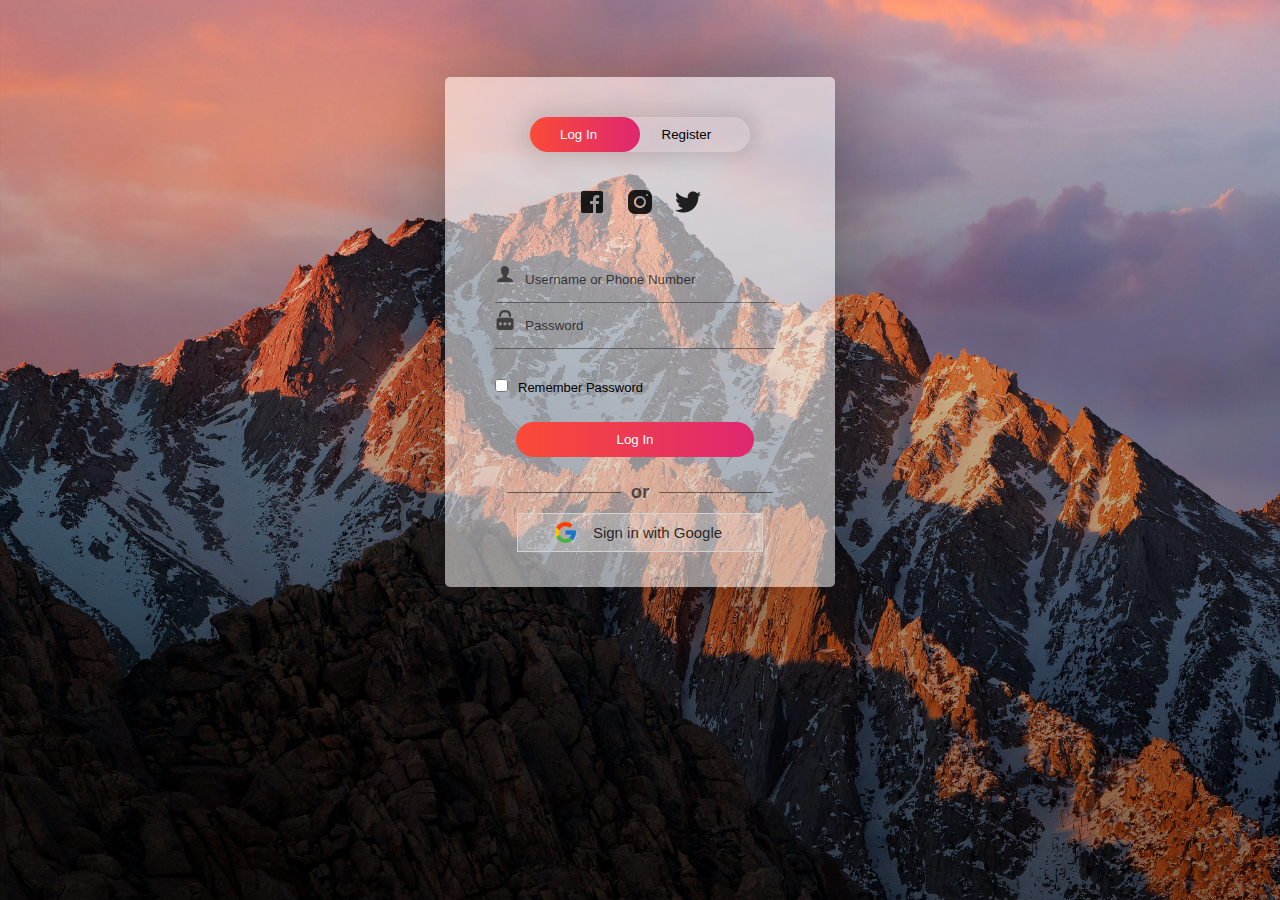
<file: login.html>
<!DOCTYPE html>
<html>
<head>
	<link rel="shortcut icon" type="png" href="images/icon/favicon.png">
	<title>Login SignUp</title>
	<link rel="stylesheet" type="text/css" href="loginStyle.css">
	<script src="https://ajax.googleapis.com/ajax/libs/jquery/3.4.1/jquery.min.js"></script>

  <!-- It will redirect to the Home Page after submitting the form -->
  <script>
  $(document).ready(function(){
    $("form").submit(function(){
      alert("Great Job !");
    });
  });
  </script>
</head>
<body>
		<div class="form-box">
			<div class="button-box">
				<div id="btn"></div>
				<button type="button" class="toggle-btn" id="log" onclick="login()" style="color: #fff;">Log In</button>
				<button type="button" class="toggle-btn" id="reg" onclick="register()">Register</button>
			</div>
			<div class="social-icons">
				<img src="images/icon/fb2.png">
				<img src="images/icon/insta2.png">
				<img src="images/icon/tt2.png">
			</div>
			
			<!-- Login Form -->
			<form id="login" class="input-group" action="index.html">
				<div class="inp">
					<img src="images/icon/user.png"><input type="text" id="email" class="input-field" placeholder="Username or Phone Number" style="width: 88%; border:none;" required="required">
				</div>
				<div class="inp">
					<img src="images/icon/password.png"><input type="password" id="password" class="input-field" placeholder="Password" style="width: 88%; border: none;" required="required">
				</div>
				<input type="checkbox" class="check-box">Remember Password
				<button type="submit" class="submit-btn">Log In</button>
			</form>


			<div class="other" id="other">
				<div class="instead">
					<h3>or</h3>
				</div>
				<button class="connect" onclick="google()">
					<img src="images/icon/google.png"><span>Sign in with Google</span>
				</button>
			</div>
			
			<!-- Registration Form -->
			<form id="register" class="input-group">
				<input type="text" class="input-field" placeholder="Full Name" required="required">
				<input type="email" class="input-field" placeholder="Email Address" required="required">
				<input type="password" class="input-field" placeholder="Create Password" name="psame" required="required">
				<input type="password" class="input-field" placeholder="Confirm Password" name="psame" required="required">
				<input type="checkbox" class="check-box" id="chkAgree" onclick="goFurther()">I agree to the Terms & Conditions
				<button type="submit" id="btnSubmit" class="submit-btn reg-btn">Register</button>
			</form>
		</div>
		<script type="text/javascript" src="script.js"></script>
</body>
</html>
</file>
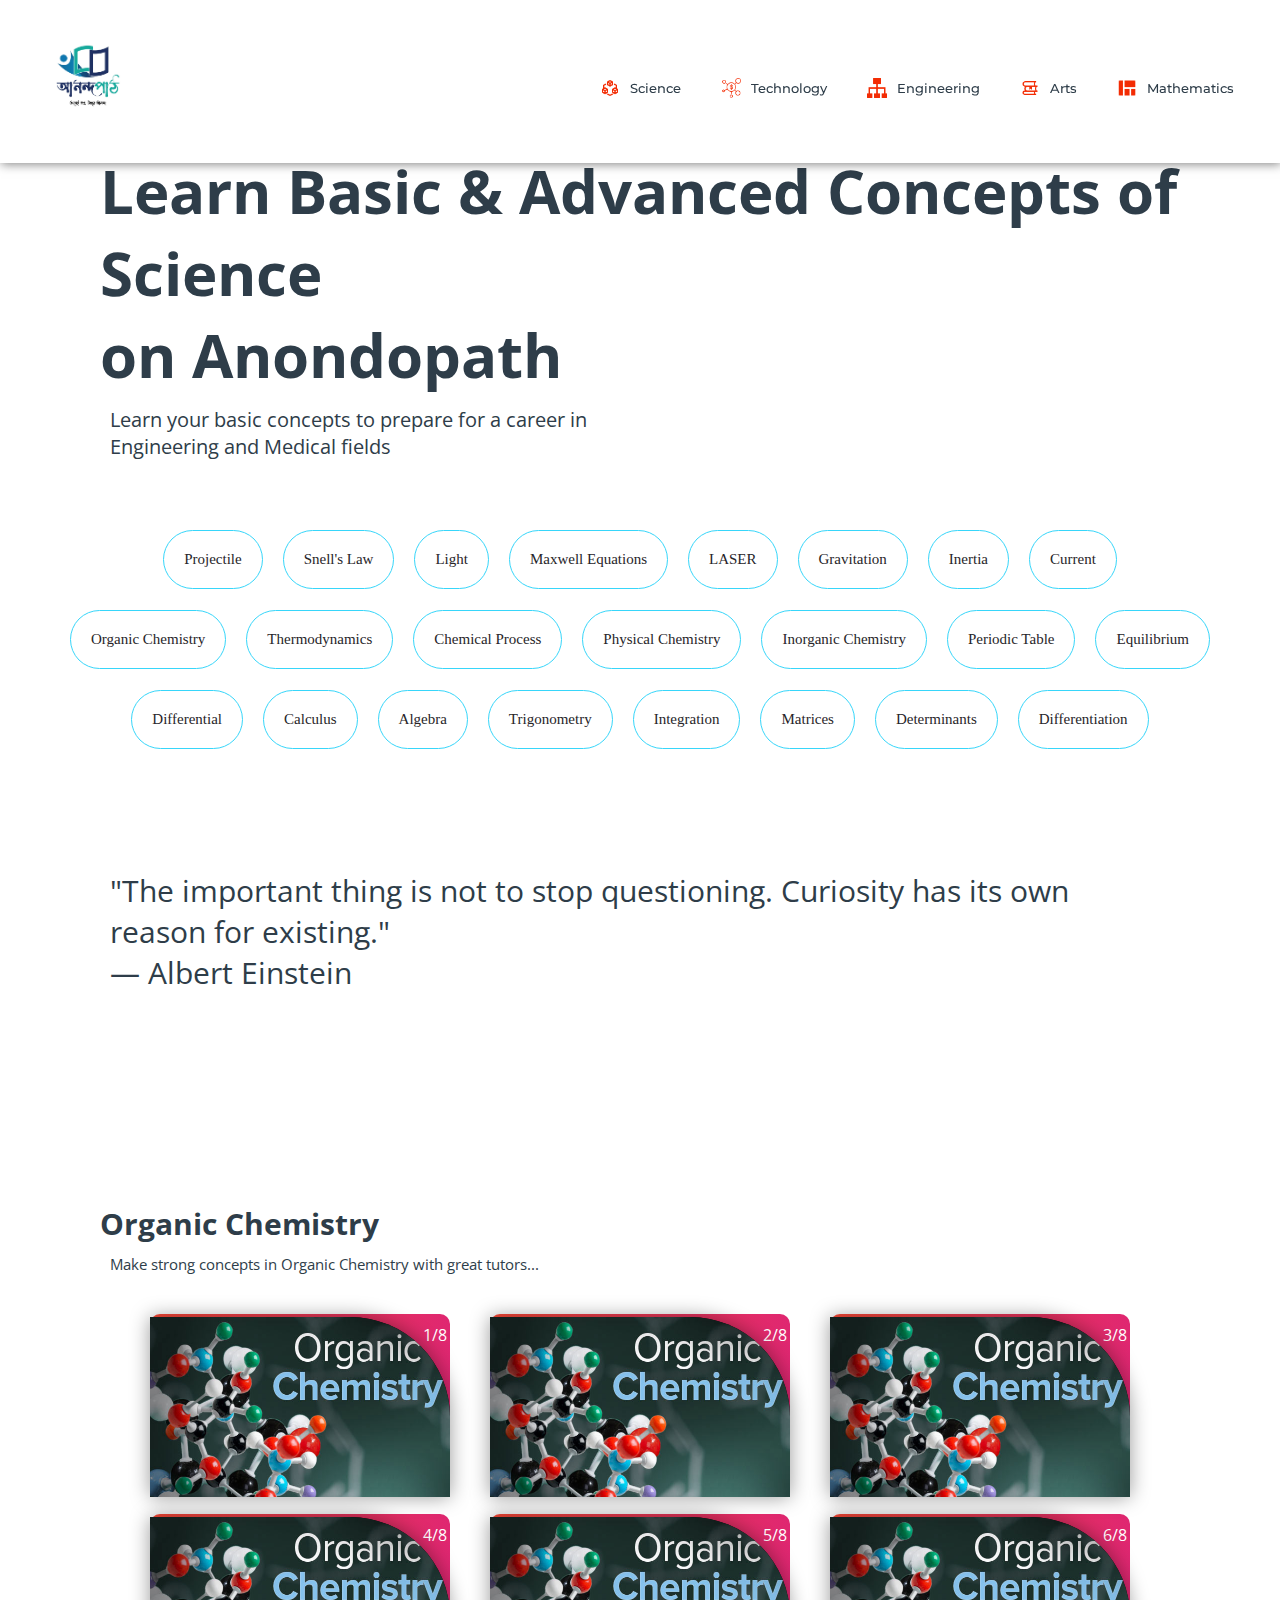
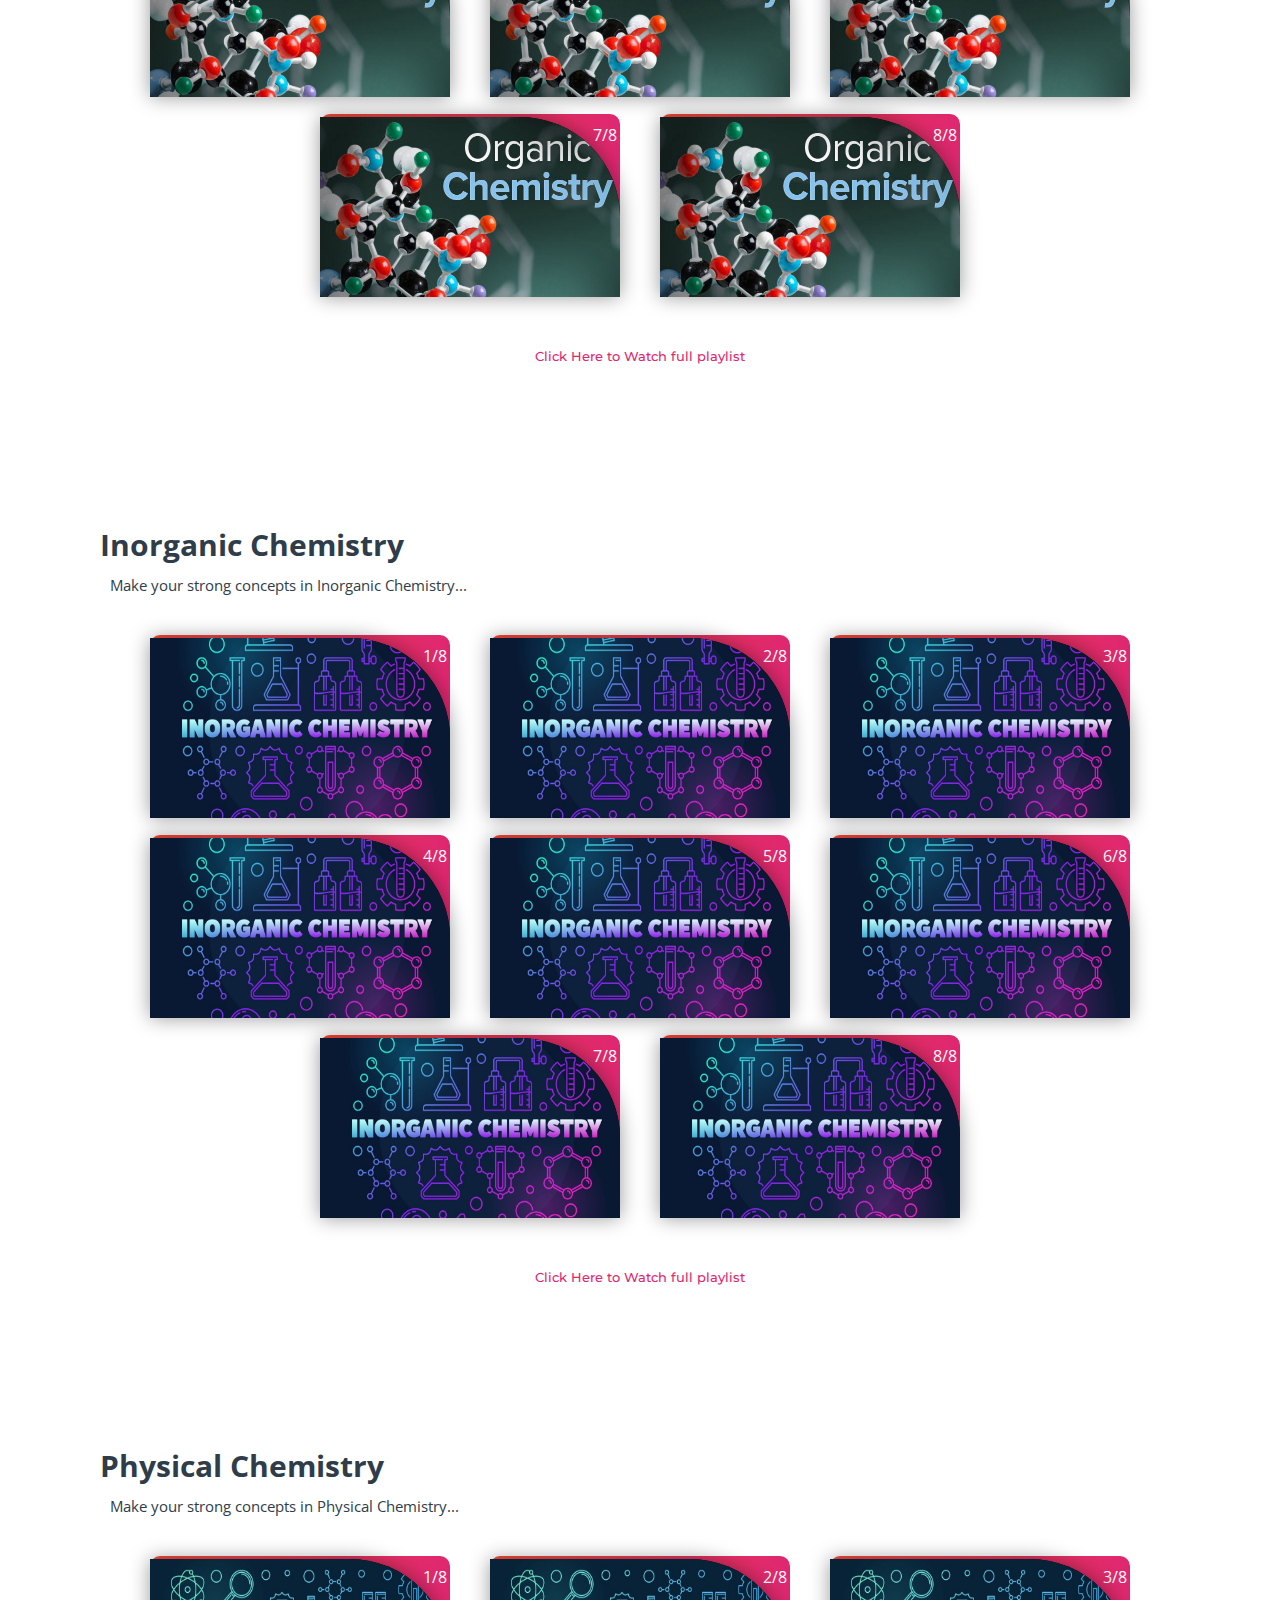
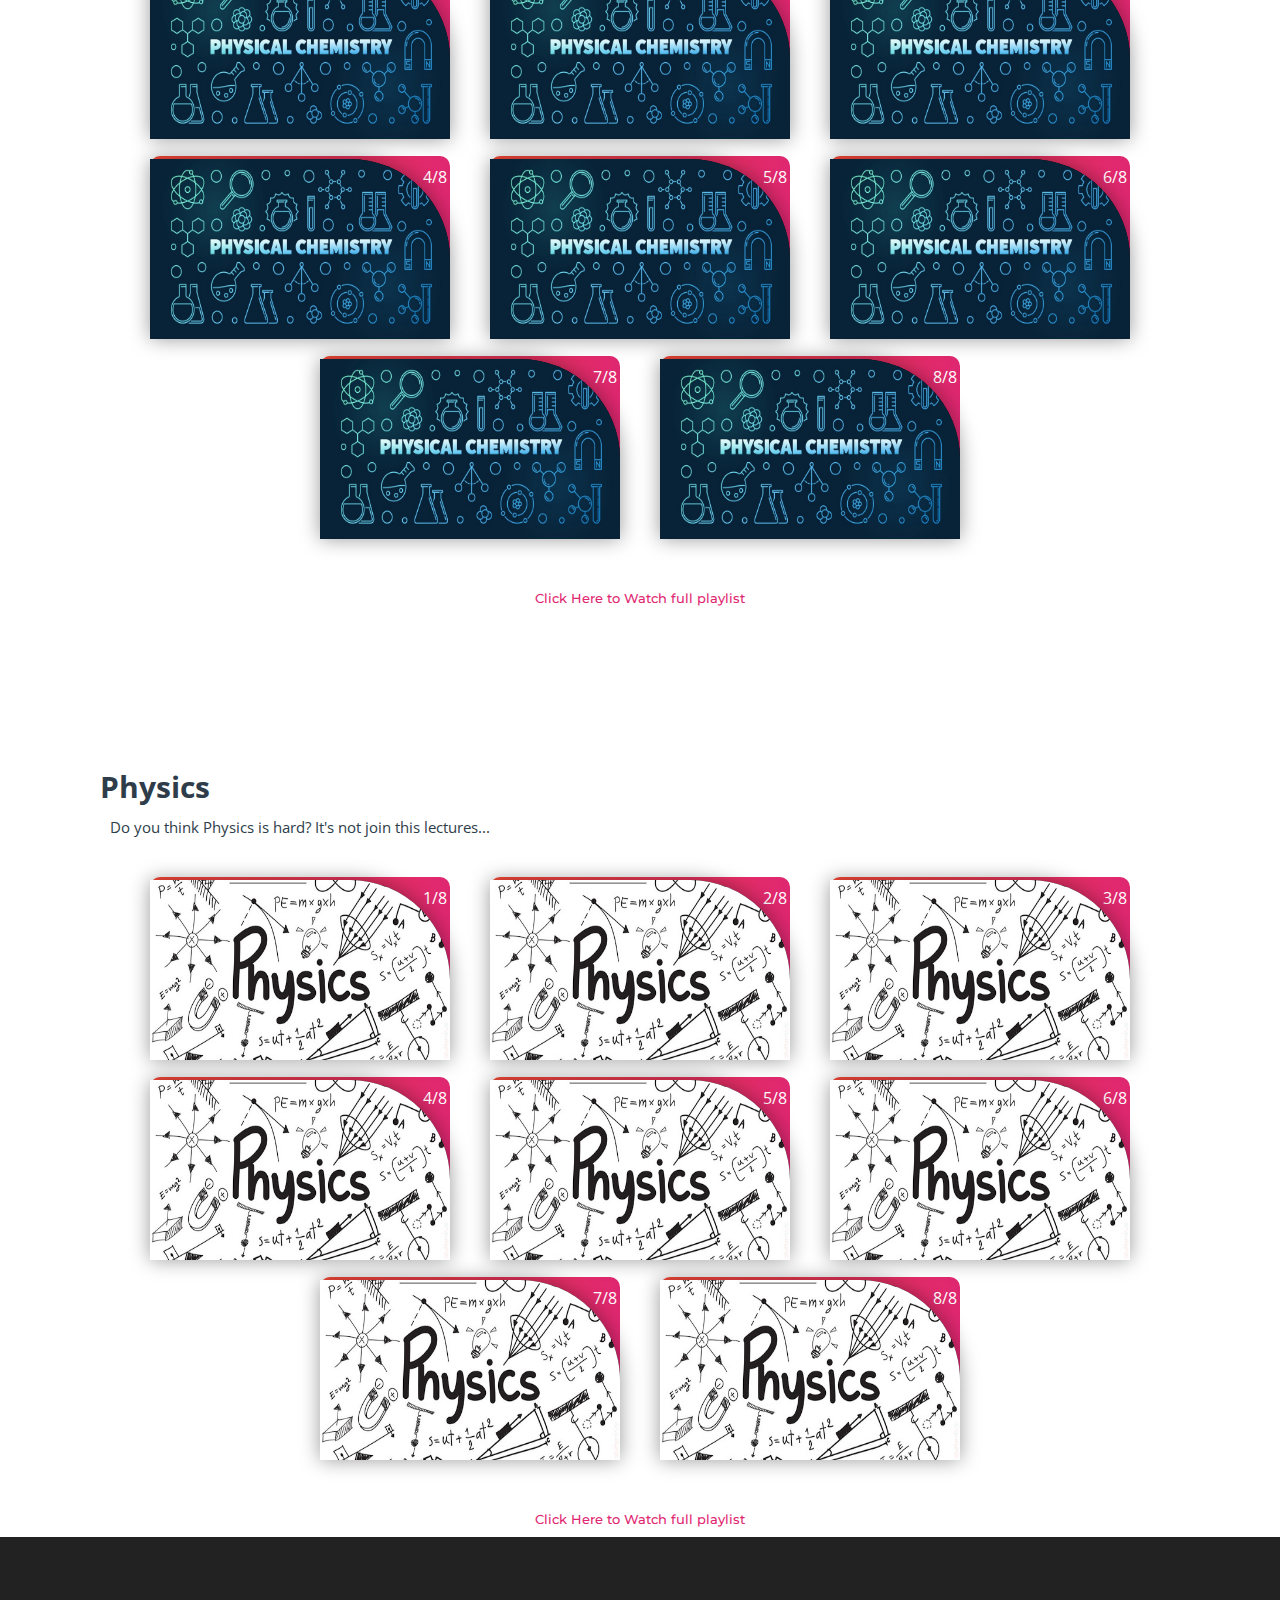
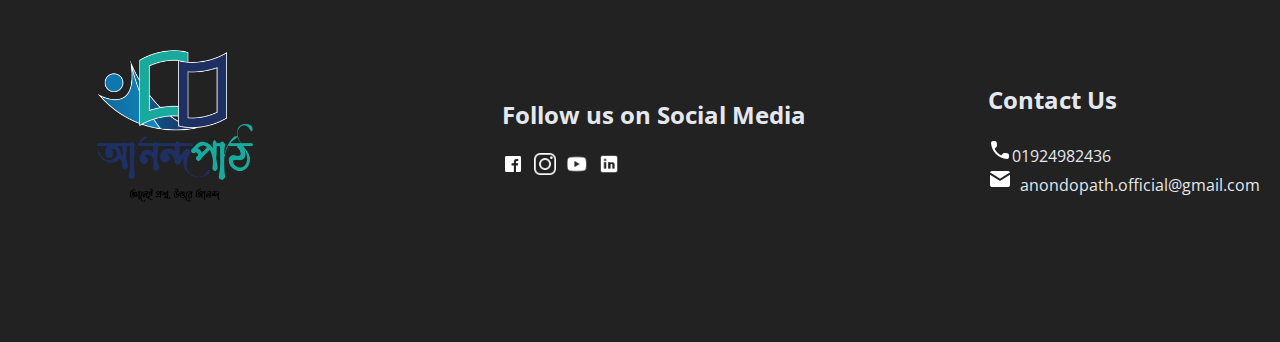
<file: subjects/arts.html>
<!DOCTYPE html>
<html>
<head>
	<link rel="shortcut icon" type="png" href="../images/icon/Logo_trans.png">
	<link rel="stylesheet" type="text/css" href="subjects.css">
	<script type="text/javascript" src="../script.js"></script>
</head>
<body>

	<!-- NAVIGATION -->
	<header>
		<div class="nav" id="nav">
			<div id="learned-logo">
			<a href="../index.html"><img src="../images/icon/apLogo.jpg" style="width: 120px;"></a></div>
			<div class="switch-tab" id="switch-tab" onclick="switchTAB()"><img src="../images/icon/menu.png"></div>
			<ul id="list-switch">
				<li><a href="science.html"><img src="../images/courses/algo.png" class="icon">Science</a></li>
				<li><a href="technology.html"><img src="../images/courses/d1.png" class="icon">Technology</a></li>
				<li><a href="engineering.html"><img src="../images/courses/data.png" class="icon">Engineering</a></li>
				<li><a href="arts.html"><img src="../images/courses/book.png" class="icon">Arts</a></li>
				<li><a href="mathematics.html"><img src="../images/courses/projects.png" class="icon">Mathematics</a></li>
			</ul>
			<div class="search" id="search-switch">
				<input type="text" placeholder="Search" class="srch"><button id="srchbtn"><img src="../images/icon/search.png"></button>
			</div>
		</div>
	</header>

	<div class="title">
		<span>Learn Basic & Advanced Concepts of Science<br>on Anondopath</span>
		<div class="shortdesc">
			<p>Learn your basic concepts to prepare for a career in<br>Engineering and Medical fields</p>
		</div>
	</div>

<!-- Quick Links -->
	<div class="course">
		<div class="cbox">
		<div class="det"><a href="https://en.wikipedia.org/wiki/Projectile" target="_blank">Projectile</a></div>
		<div class="det"><a href="https://en.wikipedia.org/wiki/Snell%27s_law" target="_blank">Snell's Law</a></div>
		<div class="det"><a href="https://en.wikipedia.org/wiki/Light" target="_blank">Light</a></div>
		<div class="det"><a href="https://en.wikipedia.org/wiki/Maxwell%27s_equations" target="_blank">Maxwell Equations</a></div>
		<div class="det"><a href="https://en.wikipedia.org/wiki/Laser" target="_blank">LASER</a></div>
		<div class="det"><a href="https://en.wikipedia.org/wiki/Gravity" target="_blank">Gravitation</a></div>
		<div class="det"><a href="https://en.wikipedia.org/wiki/Inertia" target="_blank">Inertia</a></div>
		<div class="det"><a href="https://en.wikipedia.org/wiki/Current" target="_blank">Current</a></div>
		</div>
		<div class="cbox">
		<div class="det"><a href="#organic">Organic Chemistry</a></div>
		<div class="det"><a href="https://en.wikipedia.org/wiki/Thermodynamics" target="_blank">Thermodynamics</a></div>
		<div class="det"><a href="https://en.wikipedia.org/wiki/Chemical_process" target="_blank">Chemical Process</a></div>
		<div class="det"><a href="#physical">Physical Chemistry</a></div>
		<div class="det"><a href="#inorganic">Inorganic Chemistry</a></div>
		<div class="det"><a href="https://en.wikipedia.org/wiki/Periodic_table" target="_blank">Periodic Table</a></div>
		<div class="det"><a href="https://en.wikipedia.org/wiki/Equilibrium" target="_blank">Equilibrium</a></div>
		</div>
		<div class="cbox">
		<div class="det"><a href="#math">Differential</a></div>
		<div class="det"><a href="#math">Calculus</a></div>
		<div class="det"><a href="#math">Algebra</a></div>
		<div class="det"><a href="#math">Trigonometry</a></div>
		<div class="det"><a href="#math">Integration</a></div>
		<div class="det"><a href="#math">Matrices</a></div>
		<div class="det"><a href="#math">Determinants</a></div>
		<div class="det"><a href="#math">Differentiation</a></div>
		</div>
	</div>

	<div class="inbt">
		"The important thing is not to stop questioning. Curiosity has its own reason for existing." <br> — Albert Einstein
	</div>

<!-- COURSES AVAILABLE -->
	<!-- <div class="ccard">
	<center>
		<div class="ccardbox">
			<div class="dcard">
				<div class="fpart"><img src="../images/courses/organic.jpg"></div>
				<a href="#organic"><div class="spart">2 Courses <img src="../images/icon/dropdown.png"></div></a>
			</div>
			<div class="dcard">
				<div class="fpart"><img src="../images/courses/inorganic.jpg"></div>
				<a href="#inorganic"><div class="spart">5 Courses <img src="../images/icon/dropdown.png"></div></a>
			</div>
			<div class="dcard">
				<div class="fpart"><img src="../images/courses/physical.jpg"></div>
				<a href="#physical"><div class="spart">3 Courses <img src="../images/icon/dropdown.png"></div></a>
			</div>
		</div>
		<div class="ccardbox">
			<div class="dcard">
				<div class="fpart"><img src="../images/courses/physics.jpg"></div>
				<a href="#physics"><div class="spart">6 Courses <img src="../images/icon/dropdown.png"></div></a>
			</div>
			<div class="dcard">
				<div class="fpart"><img src="../images/courses/math.jpg"></div>
				<a href="#math"><div class="spart">2 Courses <img src="../images/icon/dropdown.png"></div></a>
			</div>
			<div class="dcard">
				<div class="fpart"><img src="../images/courses/paper-download.png"></div>
				<a href="#sample_papers"><div class="spart">1 Courses <img src="../images/icon/dropdown.png"></div></a>
			</div>
		</div>
	</center>
	</div> -->

<!-- VIDEOS SECTION -->
	<div class="title2" id="organic">
		<span>Organic Chemistry</span>
		<div class="shortdesc2">
			<p>Make strong concepts in Organic Chemistry with great tutors...</p>
		</div>
	</div>
	
	<center>
		<div class="ccardbox2">
			<div class="dcard2"><span class="tag" >1/8</span>
				<div class="fpart2"><img src="../images/courses/organic.jpg">
					<iframe src="https://www.youtube.com/embed/bSMx0NS0XfY" frameborder="0" allow="accelerometer; autoplay; encrypted-media; gyroscope; picture-in-picture" allowfullscreen></iframe>
				</div>
			</div>
			<div class="dcard2"><span class="tag" >2/8</span>
				<div class="fpart2"><img src="../images/courses/organic.jpg">
					<iframe src="https://www.youtube.com/embed/bSMx0NS0XfY" frameborder="0" allow="accelerometer; autoplay; encrypted-media; gyroscope; picture-in-picture" allowfullscreen></iframe>
				</div>
			</div>
			<div class="dcard2"><span class="tag" >3/8</span>
				<div class="fpart2"><img src="../images/courses/organic.jpg">
					<iframe src="https://www.youtube.com/embed/bSMx0NS0XfY" frameborder="0" allow="accelerometer; autoplay; encrypted-media; gyroscope; picture-in-picture" allowfullscreen></iframe>
				</div>
			</div>
			<div class="dcard2"><span class="tag" >4/8</span>
				<div class="fpart2"><img src="../images/courses/organic.jpg">
					<iframe src="https://www.youtube.com/embed/bSMx0NS0XfY" frameborder="0" allow="accelerometer; autoplay; encrypted-media; gyroscope; picture-in-picture" allowfullscreen></iframe>
				</div>
			</div>
		
			<div class="dcard2"><span class="tag" >5/8</span>
				<div class="fpart2"><img src="../images/courses/organic.jpg">
					<iframe src="https://www.youtube.com/embed/bSMx0NS0XfY" frameborder="0" allow="accelerometer; autoplay; encrypted-media; gyroscope; picture-in-picture" allowfullscreen></iframe>
				</div>
			</div>
			<div class="dcard2"><span class="tag" >6/8</span>
				<div class="fpart2"><img src="../images/courses/organic.jpg">
					<iframe src="https://www.youtube.com/embed/bSMx0NS0XfY" frameborder="0" allow="accelerometer; autoplay; encrypted-media; gyroscope; picture-in-picture" allowfullscreen></iframe>
				</div>
			</div>
			<div class="dcard2"><span class="tag" >7/8</span>
				<div class="fpart2"><img src="../images/courses/organic.jpg">
					<iframe src="https://www.youtube.com/embed/bSMx0NS0XfY" frameborder="0" allow="accelerometer; autoplay; encrypted-media; gyroscope; picture-in-picture" allowfullscreen></iframe>
				</div>
			</div>
			<div class="dcard2"><span class="tag" >8/8</span>
				<div class="fpart2"><img src="../images/courses/organic.jpg">
					<iframe src="https://www.youtube.com/embed/bSMx0NS0XfY" frameborder="0" allow="accelerometer; autoplay; encrypted-media; gyroscope; picture-in-picture" allowfullscreen></iframe>
				</div>
			</div>
		</div>
	</center>

<br><br>
	<div class="click-me">
		<a href="https://www.youtube.com/watch?v=bSMx0NS0XfY&list=PL8dPuuaLjXtONguuhLdVmq0HTKS0jksS4" target="_blank">Click Here to Watch full playlist</a>
	</div>

<!-- VIDEOS SECTION -->

	<div class="title2" id="inorganic">
		<span>Inorganic Chemistry</span>
		<div class="shortdesc2">
			<p>Make your strong concepts in Inorganic Chemistry...</p>
		</div>
	</div>
	<center>
		<div class="ccardbox2">
			<div class="dcard2"><span class="tag" >1/8</span>
				<div class="fpart2"><img src="../images/courses/inorganic.jpg">
					<iframe src="https://www.youtube.com/embed/2B8CRyfGLo4" frameborder="0" allow="accelerometer; autoplay; encrypted-media; gyroscope; picture-in-picture" allowfullscreen></iframe>
				</div>
			</div>
			<div class="dcard2"><span class="tag" >2/8</span>
				<div class="fpart2"><img src="../images/courses/inorganic.jpg">
					<iframe src="https://www.youtube.com/embed/2B8CRyfGLo4" frameborder="0" allow="accelerometer; autoplay; encrypted-media; gyroscope; picture-in-picture" allowfullscreen></iframe>
				</div>
			</div>
			<div class="dcard2"><span class="tag" >3/8</span>
				<div class="fpart2"><img src="../images/courses/inorganic.jpg">
					<iframe src="https://www.youtube.com/embed/2B8CRyfGLo4" frameborder="0" allow="accelerometer; autoplay; encrypted-media; gyroscope; picture-in-picture" allowfullscreen></iframe>
				</div>
			</div>
			<div class="dcard2"><span class="tag" >4/8</span>
				<div class="fpart2"><img src="../images/courses/inorganic.jpg">
					<iframe src="https://www.youtube.com/embed/2B8CRyfGLo4" frameborder="0" allow="accelerometer; autoplay; encrypted-media; gyroscope; picture-in-picture" allowfullscreen></iframe>
				</div>
			</div>
		
			<div class="dcard2"><span class="tag" >5/8</span>
				<div class="fpart2"><img src="../images/courses/inorganic.jpg">
					<iframe src="https://www.youtube.com/embed/2B8CRyfGLo4" frameborder="0" allow="accelerometer; autoplay; encrypted-media; gyroscope; picture-in-picture" allowfullscreen></iframe>
				</div>
			</div>
			<div class="dcard2"><span class="tag" >6/8</span>
				<div class="fpart2"><img src="../images/courses/inorganic.jpg">
					<iframe src="https://www.youtube.com/embed/2B8CRyfGLo4" frameborder="0" allow="accelerometer; autoplay; encrypted-media; gyroscope; picture-in-picture" allowfullscreen></iframe>
				</div>
			</div>
			<div class="dcard2"><span class="tag" >7/8</span>
				<div class="fpart2"><img src="../images/courses/inorganic.jpg">
					<iframe src="https://www.youtube.com/embed/2B8CRyfGLo4" frameborder="0" allow="accelerometer; autoplay; encrypted-media; gyroscope; picture-in-picture" allowfullscreen></iframe>
				</div>
			</div>
			<div class="dcard2"><span class="tag" >8/8</span>
				<div class="fpart2"><img src="../images/courses/inorganic.jpg">
					<iframe src="https://www.youtube.com/embed/Iuo9PpGE04Y" frameborder="0" allow="accelerometer; autoplay; encrypted-media; gyroscope; picture-in-picture" allowfullscreen></iframe>
				</div>
			</div>
		</div>
	</center>
<br><br>
	<div class="click-me">
		<a href="https://www.youtube.com/watch?v=2B8CRyfGLo4" target="_blank">Click Here to Watch full playlist</a>
	</div>

<!-- VIDEOS SECTION -->

	<div class="title2" id="physical">
		<span>Physical Chemistry</span>
		<div class="shortdesc2">
			<p>Make your strong concepts in Physical Chemistry...</p>
		</div>
	</div>
	<center>
		<div class="ccardbox2">
			<div class="dcard2"><span class="tag" >1/8</span>
				<div class="fpart2"><img src="../images/courses/physical.jpg">
					<iframe src="https://www.youtube.com/embed/2y4cf47I21A" frameborder="0" allow="accelerometer; autoplay; encrypted-media; gyroscope; picture-in-picture" allowfullscreen></iframe>
				</div>
			</div>
			<div class="dcard2"><span class="tag" >2/8</span>
				<div class="fpart2"><img src="../images/courses/physical.jpg">
					<iframe src="https://www.youtube.com/embed/2y4cf47I21A" frameborder="0" allow="accelerometer; autoplay; encrypted-media; gyroscope; picture-in-picture" allowfullscreen></iframe>
				</div>
			</div>
			<div class="dcard2"><span class="tag" >3/8</span>
				<div class="fpart2"><img src="../images/courses/physical.jpg">
					<iframe src="https://www.youtube.com/embed/2y4cf47I21A" frameborder="0" allow="accelerometer; autoplay; encrypted-media; gyroscope; picture-in-picture" allowfullscreen></iframe>
				</div>
			</div>
			<div class="dcard2"><span class="tag" >4/8</span>
				<div class="fpart2"><img src="../images/courses/physical.jpg">
					<iframe src="https://www.youtube.com/embed/2y4cf47I21A" frameborder="0" allow="accelerometer; autoplay; encrypted-media; gyroscope; picture-in-picture" allowfullscreen></iframe>
				</div>
			</div>
		
			<div class="dcard2"><span class="tag" >5/8</span>
				<div class="fpart2"><img src="../images/courses/physical.jpg">
					<iframe src="https://www.youtube.com/embed/2y4cf47I21A" frameborder="0" allow="accelerometer; autoplay; encrypted-media; gyroscope; picture-in-picture" allowfullscreen></iframe>
				</div>
			</div>
			<div class="dcard2"><span class="tag" >6/8</span>
				<div class="fpart2"><img src="../images/courses/physical.jpg">
					<iframe src="https://www.youtube.com/embed/2y4cf47I21A" frameborder="0" allow="accelerometer; autoplay; encrypted-media; gyroscope; picture-in-picture" allowfullscreen></iframe>
				</div>
			</div>
			<div class="dcard2"><span class="tag" >7/8</span>
				<div class="fpart2"><img src="../images/courses/physical.jpg">
					<iframe src="https://www.youtube.com/embed/2y4cf47I21A" frameborder="0" allow="accelerometer; autoplay; encrypted-media; gyroscope; picture-in-picture" allowfullscreen></iframe>
				</div>
			</div>
			<div class="dcard2"><span class="tag" >8/8</span>
				<div class="fpart2"><img src="../images/courses/physical.jpg">
					<iframe src="https://www.youtube.com/embed/2y4cf47I21A" frameborder="0" allow="accelerometer; autoplay; encrypted-media; gyroscope; picture-in-picture" allowfullscreen></iframe>
				</div>
			</div>
		</div>
	</center>
<br><br>
	<div class="click-me">
		<a href="https://youtu.be/2y4cf47I21A" target="_blank">Click Here to Watch full playlist</a>
	</div>


<!-- VIDEOS SECTION -->

	<div class="title2" id="physics">
		<span>Physics</span>
		<div class="shortdesc2">
			<p>Do you think Physics is hard? It's not join this lectures...</p>
		</div>
	</div>
	<center>
		<div class="ccardbox2">
			<div class="dcard2"><span class="tag" >1/8</span>
				<div class="fpart2"><img src="../images/courses/physics.jpg">
					<iframe src="https://www.youtube.com/embed/FYE0YYuAyu0" frameborder="0" allow="accelerometer; autoplay; encrypted-media; gyroscope; picture-in-picture" allowfullscreen></iframe>
				</div>
			</div>
			<div class="dcard2"><span class="tag" >2/8</span>
				<div class="fpart2"><img src="../images/courses/physics.jpg">
					<iframe src="https://www.youtube.com/embed/FYE0YYuAyu0" frameborder="0" allow="accelerometer; autoplay; encrypted-media; gyroscope; picture-in-picture" allowfullscreen></iframe>
				</div>
			</div>
			<div class="dcard2"><span class="tag" >3/8</span>
				<div class="fpart2"><img src="../images/courses/physics.jpg">
					<iframe src="https://www.youtube.com/embed/FYE0YYuAyu0" frameborder="0" allow="accelerometer; autoplay; encrypted-media; gyroscope; picture-in-picture" allowfullscreen></iframe>
				</div>
			</div>
			<div class="dcard2"><span class="tag" >4/8</span>
				<div class="fpart2"><img src="../images/courses/physics.jpg">
					<iframe src="https://www.youtube.com/embed/FYE0YYuAyu0" frameborder="0" allow="accelerometer; autoplay; encrypted-media; gyroscope; picture-in-picture" allowfullscreen></iframe>
				</div>
			</div>
		
			<div class="dcard2"><span class="tag" >5/8</span>
				<div class="fpart2"><img src="../images/courses/physics.jpg">
					<iframe src="https://www.youtube.com/embed/FYE0YYuAyu0" frameborder="0" allow="accelerometer; autoplay; encrypted-media; gyroscope; picture-in-picture" allowfullscreen></iframe>
				</div>
			</div>
			<div class="dcard2"><span class="tag" >6/8</span>
				<div class="fpart2"><img src="../images/courses/physics.jpg">
					<iframe src="https://www.youtube.com/embed/FYE0YYuAyu0" frameborder="0" allow="accelerometer; autoplay; encrypted-media; gyroscope; picture-in-picture" allowfullscreen></iframe>
				</div>
			</div>
			<div class="dcard2"><span class="tag" >7/8</span>
				<div class="fpart2"><img src="../images/courses/physics.jpg">
					<iframe src="https://www.youtube.com/embed/FYE0YYuAyu0" frameborder="0" allow="accelerometer; autoplay; encrypted-media; gyroscope; picture-in-picture" allowfullscreen></iframe>
				</div>
			</div>
			<div class="dcard2"><span class="tag" >8/8</span>
				<div class="fpart2"><img src="../images/courses/physics.jpg">
					<iframe src="https://www.youtube.com/embed/FYE0YYuAyu0" frameborder="0" allow="accelerometer; autoplay; encrypted-media; gyroscope; picture-in-picture" allowfullscreen></iframe>
				</div>
			</div>
		</div>
	</center>
<br><br>
	<div class="click-me">
		<a href="https://youtu.be/FYE0YYuAyu0" target="_blank">Click Here to Watch full playlist</a>
	</div>

<!-- FOOTER -->
<footer>
    <div class="footer-container">
            <div>
                <img src="../images/icon/Logo_trans.png" style="width: 300px;">
            </div>
            <div class="social-media">
                <h2>Follow us on Social Media</h2> <br>
                <a href="https://www.facebook.com/anondopath.official"><img src="../images/icon\fb.png"></a>
                <a
                    href="https://www.instagram.com/anondopath_official/?fbclid=IwAR0A-NtLu04Q-6E5w0nLqeYI5XVUGZowOb0QxnEtLiEZ2Q_NPzreGUqgm1E"><img
                        src="../images/icon\insta.png"></a>
                <a href="https://www.youtube.com/@anondopath-official"><img src="../images/icon\ytube.png"></a>
                <a
                    href="https://www.linkedin.com/company/anondopath-official?fbclid=IwAR1wbyhhNKMPzdWGzlLYchg78nly-LD0-bJiI-2uqkVnoAeB3u5Uc_tm3-g"><img
                        src="../images/icon\linkedin.png"></a>
            </div>
            <div>
                <h2>Contact Us</h2> <br> 
                <p><img src="../images/icon/phone.png">01924982436<br><img src="../images/icon/mail.png">&nbsp;
                    anondopath.official@gmail.com</p>
            </div>
    </div>
</footer>

</body>
</html>
</file>
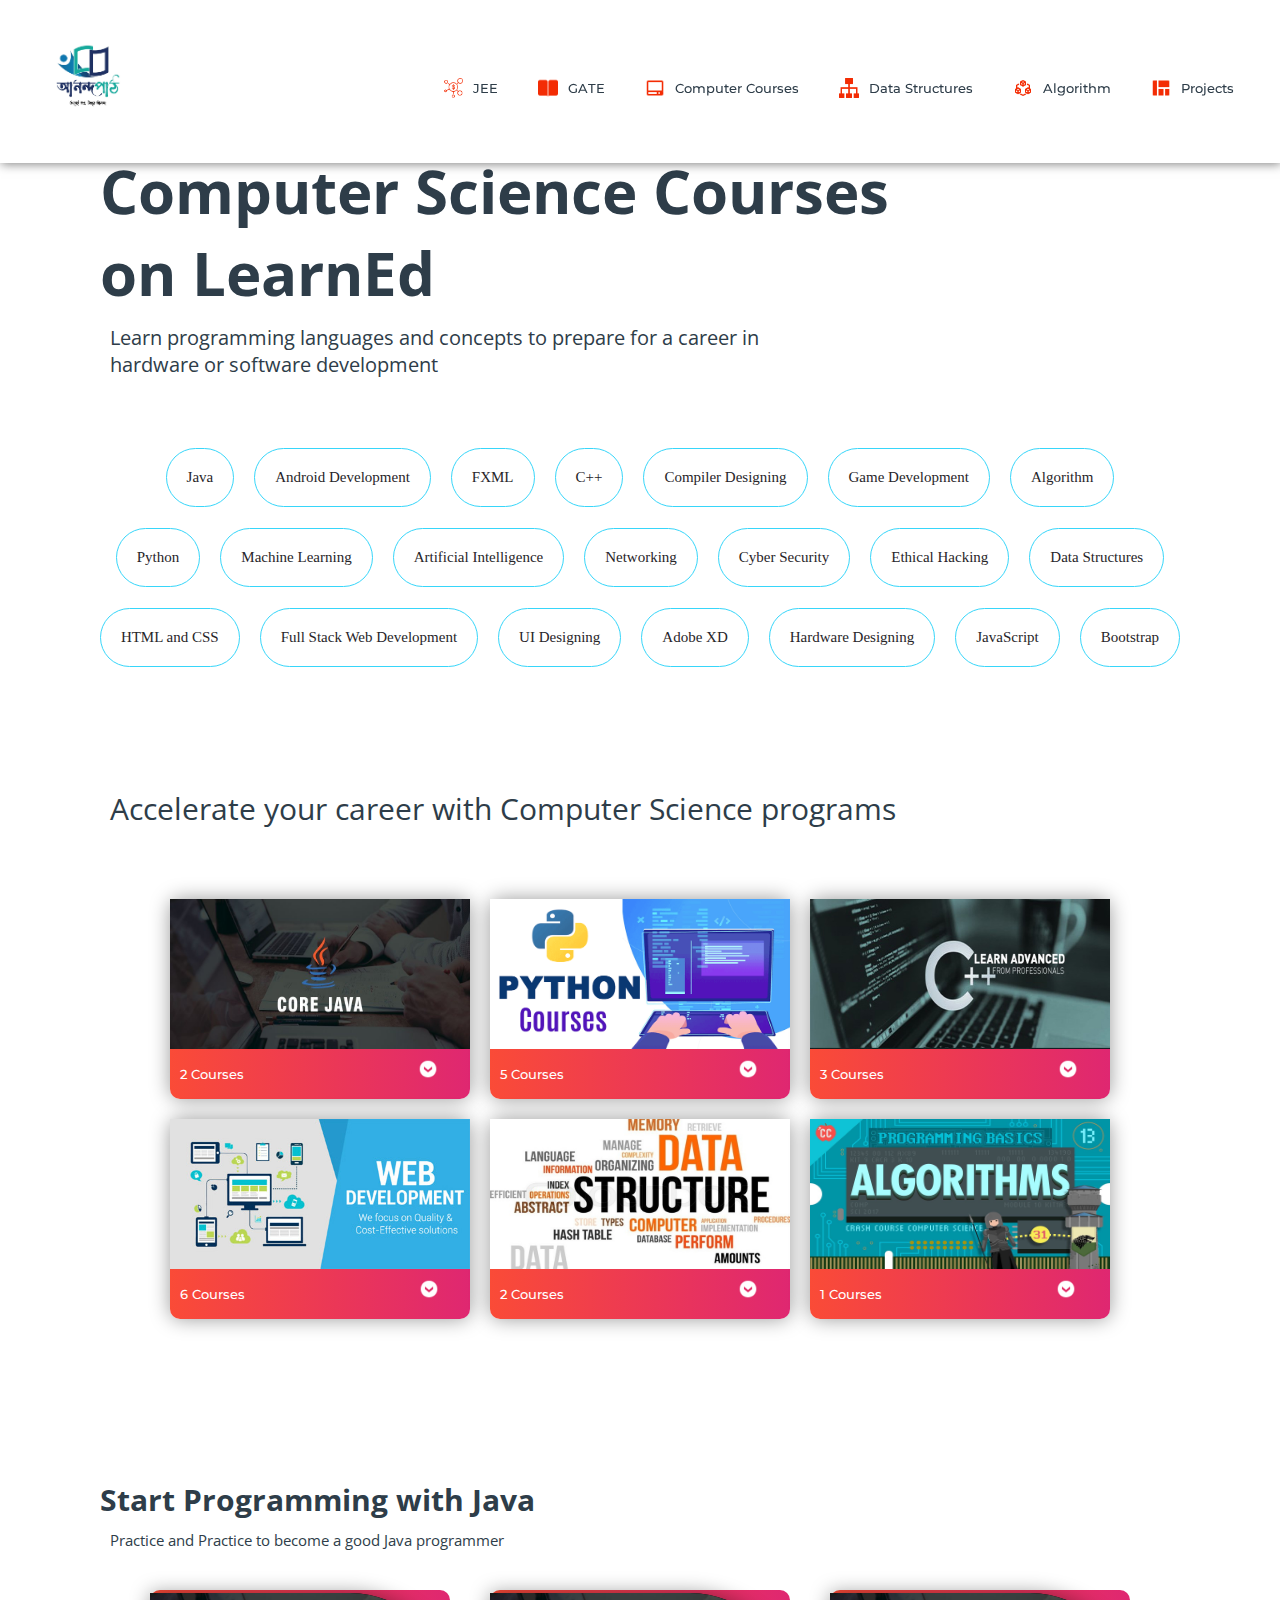
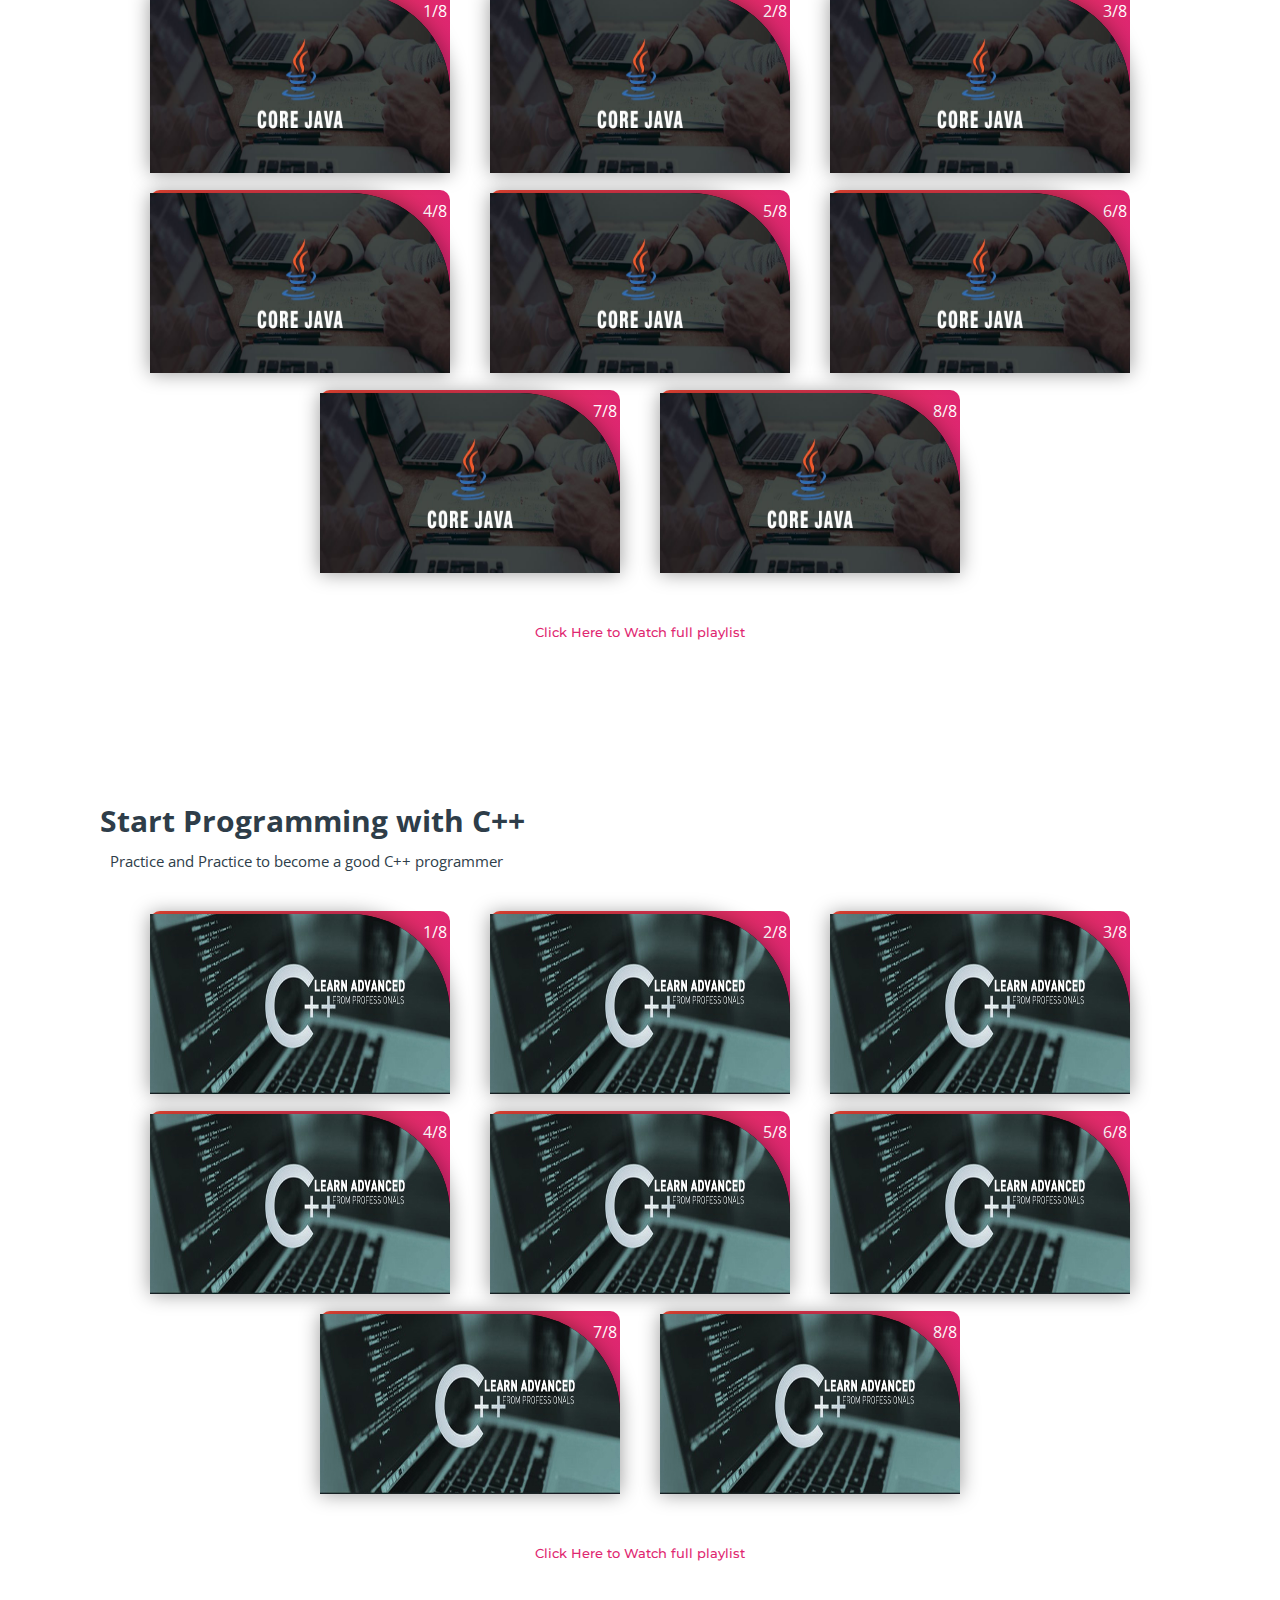
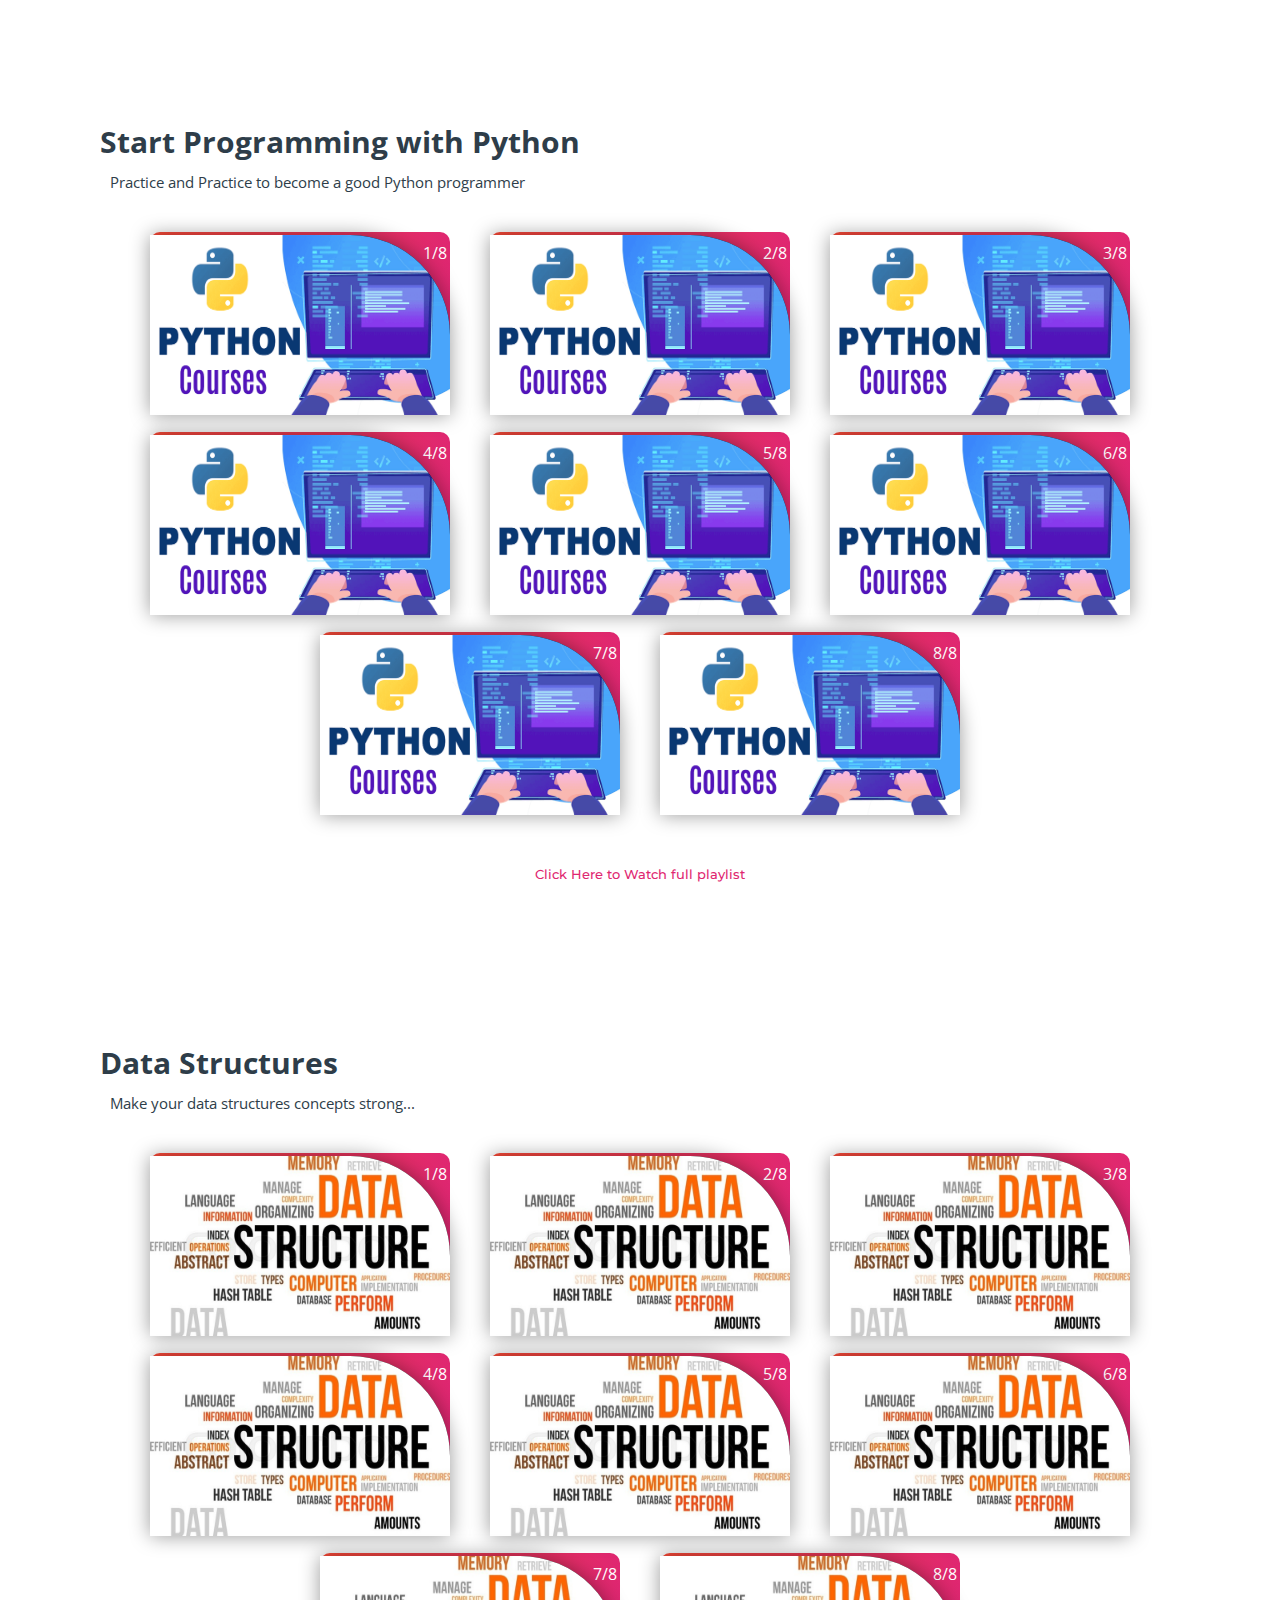
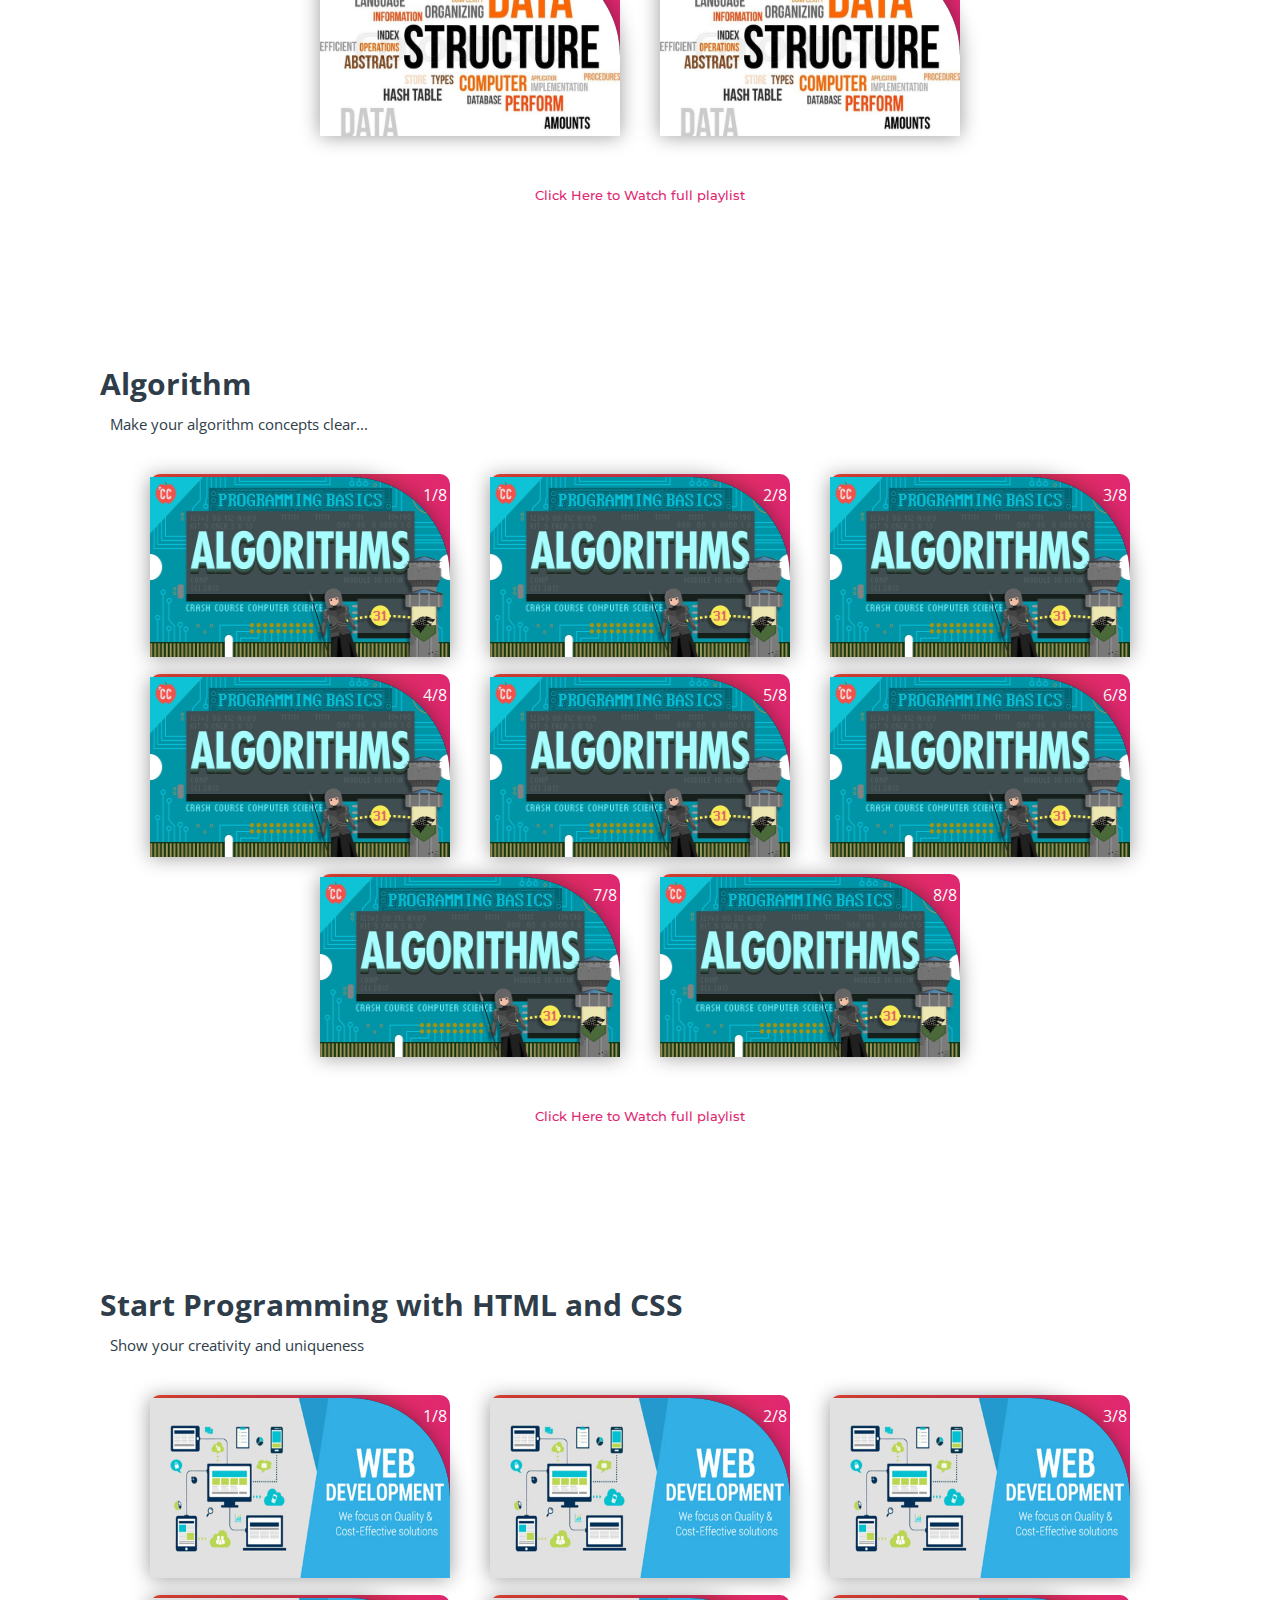
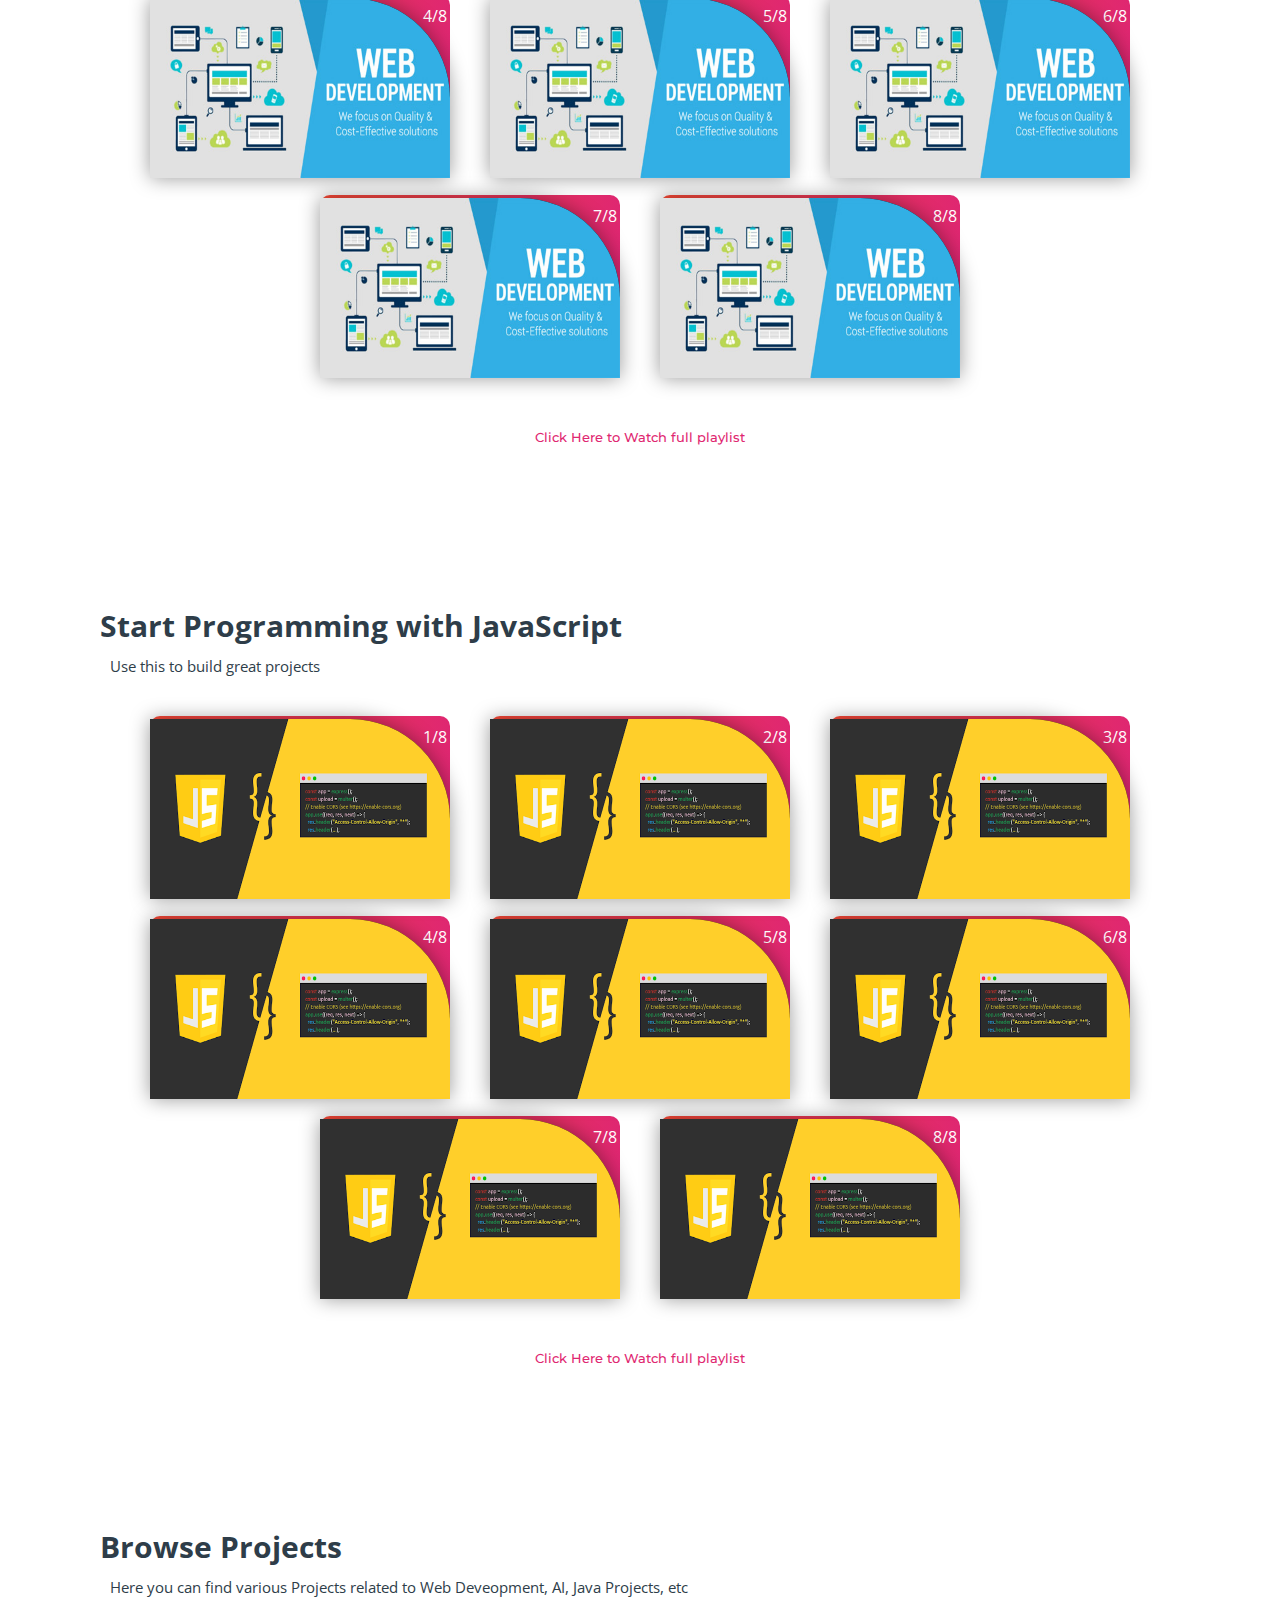
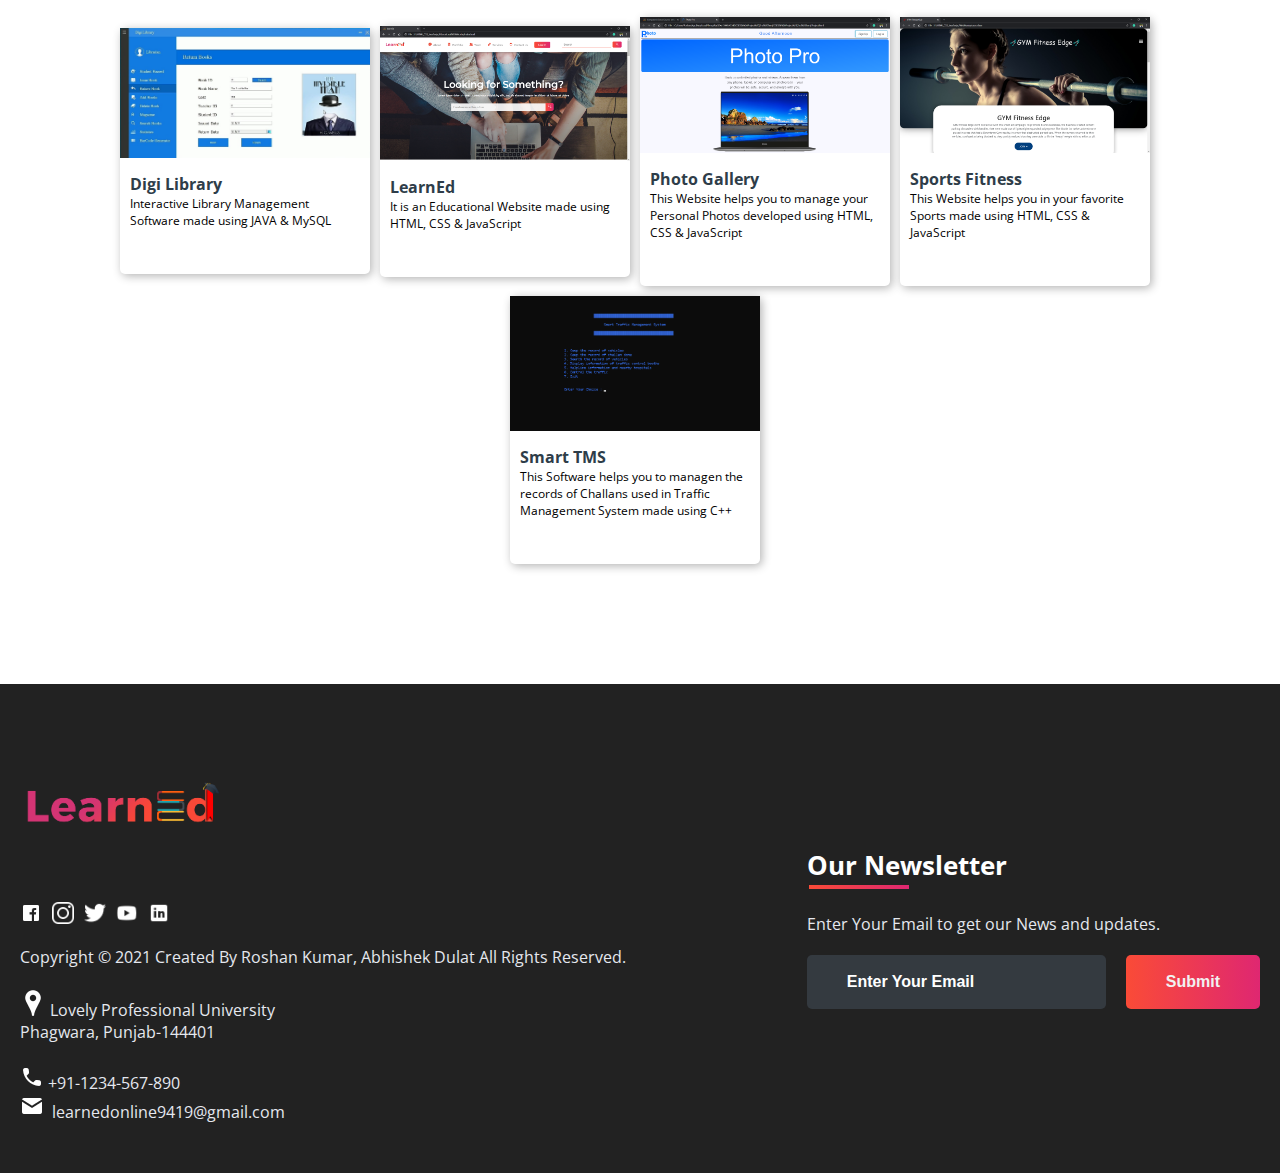
<file: subjects/computer_courses.html>
<!DOCTYPE html>
<html>
<head>
	<link rel="shortcut icon" type="png" href="../images/icon/Logo_trans.png">
	<title>Computer Science Courses on LearnEd</title>
	<link rel="stylesheet" type="text/css" href="subjects.css">
	<script type="text/javascript" src="../script.js"></script>
</head>
<body>
	
<!-- NAVIGATION -->
	<header>
		<div class="nav" id="nav">
			<div id="learned-logo">
			<a href="../index.html"><img src="../images/icon/apLogo.jpg" style="width: 120px;"></a></div>
			<div class="switch-tab" id="switch-tab" onclick="switchTAB()"><img src="../images/icon/menu.png"></div>
			<ul id="list-switch">
				<li><a href="jee.html"><img src="../images/courses/d1.png" class="icon">JEE</a></li>
				<li><a href="gate.html"><img src="../images/courses/paper.png" class="icon">GATE</a></li>
				<li><a href="#"><img src="../images/courses/computer.png" class="icon">Computer Courses</a></li>
				<li><a href="#data"><img src="../images/courses/data.png" class="icon">Data Structures</a></li>
				<li><a href="#algo"><img src="../images/courses/algo.png" class="icon">Algorithm</a></li>
				<li><a href="#projects"><img src="../images/courses/projects.png" class="icon">Projects</a></li>
			</ul>
			<div class="search" id="search-switch">
				<input type="search" placeholder="Search" class="srch"><button id="srchbtn"><img src="../images/icon/search.png"></button>
			</div>
		</div>
	</header>
	

<!-- MAIN Heading of Page -->
	<div class="title">
		<span>Computer Science Courses<br>on LearnEd</span>
		<div class="shortdesc">
			<p>Learn programming languages and concepts to prepare for a career in<br>hardware or software development</p>
		</div>
	</div>


<!-- Some KeyWords related to Topic -->
	<div class="course">
		<div class="cbox">
		<div class="det"><a href="#java">Java</a></div>
		<div class="det"><a href="https://developer.android.com/">Android Development</a></div>
		<div class="det"><a href="https://docs.oracle.com/javafx/2/get_started/fxml_tutorial.htm">FXML</a></div>
		<div class="det"><a href="#c++">C++</a></div>
		<div class="det"><a href="https://www.geeksforgeeks.org/introduction-of-compiler-design/">Compiler Designing</a></div>
		<div class="det"><a href="https://www.coursera.org/specializations/game-design-and-development">Game Development</a></div>
		<div class="det"><a href="#algo">Algorithm</a></div>
		</div>
		<div class="cbox">
		<div class="det"><a href="#python">Python</a></div>
		<div class="det"><a href="https://www.coursera.org/learn/machine-learning">Machine Learning</a></div>
		<div class="det"><a href="https://en.wikipedia.org/wiki/Artificial_intelligence">Artificial Intelligence</a></div>
		<div class="det"><a href="https://en.wikipedia.org/wiki/Network">Networking</a></div>
		<div class="det"><a href="https://www.kaspersky.co.in/resource-center/definitions/what-is-cyber-security">Cyber Security</a></div>
		<div class="det"><a href="https://www.eccouncil.org/ethical-hacking/">Ethical Hacking</a></div>
		<div class="det"><a href="#data">Data Structures</a></div>
		</div>
		<div class="cbox">
		<div class="det"><a href="#html_css">HTML and CSS</a></div>
		<div class="det"><a href="https://www.udacity.com/course/full-stack-web-developer-nanodegree--nd0044">Full Stack Web Development</a></div>
		<div class="det"><a href="https://uxplanet.org/what-is-ui-vs-ux-design-and-the-difference-d9113f6612de?gi=6d9d13f4cc95">UI Designing</a></div>
		<div class="det"><a href="https://www.adobe.com/in/products/xd.html">Adobe XD</a></div>
		<div class="det"><a href="https://www.sciencedirect.com/topics/computer-science/hardware-design">Hardware Designing</a></div>
		<div class="det"><a href="#javascript">JavaScript</a></div>
		<div class="det"><a href="#html_css">Bootstrap</a></div>
		</div>
	</div>


<!-- Courses Available -->
	<div class="inbt">
		Accelerate your career with Computer Science programs
	</div>

	<div class="ccard">
	<center>
		<div class="ccardbox">
			<div class="dcard">
				<div class="fpart"><img src="../images/courses/java-course.jpg"></div>
				<a href="#java"><div class="spart">2 Courses <img src="../images/icon/dropdown.png"></div></a>
			</div>
			<div class="dcard">
				<div class="fpart"><img src="../images/courses/python-course.png"></div>
				<a href="#python"><div class="spart">5 Courses <img src="../images/icon/dropdown.png"></div></a>
			</div>
			<div class="dcard">
				<div class="fpart"><img src="../images/courses/c-course.jpg"></div>
				<a href="#c++"><div class="spart">3 Courses <img src="../images/icon/dropdown.png"></div></a>
			</div>
		</div>
		<div class="ccardbox">
			<div class="dcard">
				<div class="fpart"><img src="../images/courses/web-course.jpg"></div>
				<a href="#html_css"><div class="spart">6 Courses <img src="../images/icon/dropdown.png"></div></a>
			</div>
			<div class="dcard">
				<div class="fpart"><img src="../images/courses/data-course.jpg"></div>
				<a href="#data"><div class="spart">2 Courses <img src="../images/icon/dropdown.png"></div></a>
			</div>
			<div class="dcard">
				<div class="fpart"><img src="../images/courses/algo-course.jpg"></div>
				<a href="#algo"><div class="spart">1 Courses <img src="../images/icon/dropdown.png"></div></a>
			</div>
		</div>
	</center>
	</div>


<!-- Videos on JAVA Lectures -->
	<div class="title2" id="java">
		<span>Start Programming with Java</span>
		<div class="shortdesc2">
			<p>Practice and Practice to become a good Java programmer</p>
		</div>
	</div>
	
	<center>
		<div class="ccardbox2">
			<div class="dcard2"><span class="tag" >1/8</span>
				<div class="fpart2">
					<img src="../images/courses/java-course.jpg">
					<iframe src="https://www.youtube.com/embed/IsLyduxZ9sc" frameborder="0" allow="accelerometer; autoplay; encrypted-media; gyroscope; picture-in-picture" allowfullscreen></iframe>
				</div>
			</div>
			<div class="dcard2"><span class="tag" >2/8</span>
				<div class="fpart2">
					<img src="../images/courses/java-course.jpg">
					<iframe src="https://www.youtube.com/embed/U_vuESBFEpE" frameborder="0" allow="accelerometer; autoplay; encrypted-media; gyroscope; picture-in-picture" allowfullscreen></iframe>
				</div>
			</div>
			<div class="dcard2"><span class="tag" >3/8</span>
				<div class="fpart2">
					<img src="../images/courses/java-course.jpg">
					<iframe src="https://www.youtube.com/embed/7i8vbPA37y0" frameborder="0" allow="accelerometer; autoplay; encrypted-media; gyroscope; picture-in-picture" allowfullscreen></iframe>
				</div>
			</div>
			<div class="dcard2"><span class="tag" >4/8</span>
				<div class="fpart2">
					<img src="../images/courses/java-course.jpg">
					<iframe src="https://www.youtube.com/embed/FB47F-QIk3k" frameborder="0" allow="accelerometer; autoplay; encrypted-media; gyroscope; picture-in-picture" allowfullscreen></iframe>
				</div>
			</div>
			<div class="dcard2"><span class="tag" >5/8</span>
				<div class="fpart2">
					<img src="../images/courses/java-course.jpg">
					<iframe src="https://www.youtube.com/embed/8qyVcHJ1Et4" frameborder="0" allow="accelerometer; autoplay; encrypted-media; gyroscope; picture-in-picture" allowfullscreen></iframe>
				</div>
			</div>
			<div class="dcard2"><span class="tag" >6/8</span>
				<div class="fpart2">
					<img src="../images/courses/java-course.jpg">
					<iframe src="https://www.youtube.com/embed/N53Vf8HGd-0" frameborder="0" allow="accelerometer; autoplay; encrypted-media; gyroscope; picture-in-picture" allowfullscreen></iframe>
				</div>
			</div>
			<div class="dcard2"><span class="tag" >7/8</span>
				<div class="fpart2">
					<img src="../images/courses/java-course.jpg">
					<iframe src="https://www.youtube.com/embed/slz2Vc904Qg" frameborder="0" allow="accelerometer; autoplay; encrypted-media; gyroscope; picture-in-picture" allowfullscreen></iframe>
				</div>
			</div>
			<div class="dcard2"><span class="tag" >8/8</span>
				<div class="fpart2">
					<img src="../images/courses/java-course.jpg">
					<iframe src="https://www.youtube.com/embed/Q0NVRQP1Z5g" frameborder="0" allow="accelerometer; autoplay; encrypted-media; gyroscope; picture-in-picture" allowfullscreen></iframe>
				</div>
			</div>
		</div>
	</center>
	<br><br>
	<div class="click-me">
		<a href="https://www.youtube.com/watch?v=IsLyduxZ9sc&list=PLX9Zi6XTqOKQ7TdRz0QynGIKuMV9Q2H8E" target="_blank">Click Here to Watch full playlist</a>
	</div>

<!-- Videos on C++ Lectures -->

	<div class="title2" id="c++">
		<span>Start Programming with C++</span>
		<div class="shortdesc2">
			<p>Practice and Practice to become a good C++ programmer</p>
		</div>
	</div>
	<center>
		<div class="ccardbox2">
			<div class="dcard2"><span class="tag" >1/8</span>
				<div class="fpart2"><img src="../images/courses/c-course.jpg">
					<iframe src="https://www.youtube.com/embed/Iuo9PpGE04Y" frameborder="0" allow="accelerometer; autoplay; encrypted-media; gyroscope; picture-in-picture" allowfullscreen></iframe>
				</div>
			</div>
			<div class="dcard2"><span class="tag" >2/8</span>
				<div class="fpart2"><img src="../images/courses/c-course.jpg">
					<iframe src="https://www.youtube.com/embed/52dHKRD7cdg" frameborder="0" allow="accelerometer; autoplay; encrypted-media; gyroscope; picture-in-picture" allowfullscreen></iframe>
				</div>
			</div>
			<div class="dcard2"><span class="tag" >3/8</span>
				<div class="fpart2"><img src="../images/courses/c-course.jpg">
					<iframe src="https://www.youtube.com/embed/Iuo9PpGE04Y" frameborder="0" allow="accelerometer; autoplay; encrypted-media; gyroscope; picture-in-picture" allowfullscreen></iframe>
				</div>
			</div>
			<div class="dcard2"><span class="tag" >4/8</span>
				<div class="fpart2"><img src="../images/courses/c-course.jpg">
					<iframe src="https://www.youtube.com/embed/Iuo9PpGE04Y" frameborder="0" allow="accelerometer; autoplay; encrypted-media; gyroscope; picture-in-picture" allowfullscreen></iframe>
				</div>
			</div>
		
			<div class="dcard2"><span class="tag" >5/8</span>
				<div class="fpart2"><img src="../images/courses/c-course.jpg">
					<iframe src="https://www.youtube.com/embed/Iuo9PpGE04Y" frameborder="0" allow="accelerometer; autoplay; encrypted-media; gyroscope; picture-in-picture" allowfullscreen></iframe>
				</div>
			</div>
			<div class="dcard2"><span class="tag" >6/8</span>
				<div class="fpart2"><img src="../images/courses/c-course.jpg">
					<iframe src="https://www.youtube.com/embed/Iuo9PpGE04Y" frameborder="0" allow="accelerometer; autoplay; encrypted-media; gyroscope; picture-in-picture" allowfullscreen></iframe>
				</div>
			</div>
			<div class="dcard2"><span class="tag" >7/8</span>
				<div class="fpart2"><img src="../images/courses/c-course.jpg">
					<iframe src="https://www.youtube.com/embed/Iuo9PpGE04Y" frameborder="0" allow="accelerometer; autoplay; encrypted-media; gyroscope; picture-in-picture" allowfullscreen></iframe>
				</div>
			</div>
			<div class="dcard2"><span class="tag" >8/8</span>
				<div class="fpart2"><img src="../images/courses/c-course.jpg">
					<iframe src="https://www.youtube.com/embed/Iuo9PpGE04Y" frameborder="0" allow="accelerometer; autoplay; encrypted-media; gyroscope; picture-in-picture" allowfullscreen></iframe>
				</div>
			</div>
		</div>
	</center>
<br><br>
	<div class="click-me">
		<a href="https://www.youtube.com/watch?v=Iuo9PpGE04Y&feature=youtu.be" target="_blank">Click Here to Watch full playlist</a>
	</div>

<!-- Videos on PYTHON Lectures -->

	<div class="title2" id="python">
		<span>Start Programming with Python</span>
		<div class="shortdesc2">
			<p>Practice and Practice to become a good Python programmer</p>
		</div>
	</div>
	<center>
		<div class="ccardbox2">
			<div class="dcard2"><span class="tag" >1/8</span>
				<div class="fpart2"><img src="../images/courses/python-course.png">
					<iframe src="https://www.youtube.com/embed/QXeEoD0pB3E" frameborder="0" allow="accelerometer; autoplay; encrypted-media; gyroscope; picture-in-picture" allowfullscreen></iframe>
				</div>
			</div>
			<div class="dcard2"><span class="tag" >2/8</span>
				<div class="fpart2"><img src="../images/courses/python-course.png">
					<iframe src="https://www.youtube.com/embed/QXeEoD0pB3E" frameborder="0" allow="accelerometer; autoplay; encrypted-media; gyroscope; picture-in-picture" allowfullscreen></iframe>
				</div>
			</div>
			<div class="dcard2"><span class="tag" >3/8</span>
				<div class="fpart2"><img src="../images/courses/python-course.png">
					<iframe src="https://www.youtube.com/embed/QXeEoD0pB3E" frameborder="0" allow="accelerometer; autoplay; encrypted-media; gyroscope; picture-in-picture" allowfullscreen></iframe>
				</div>
			</div>
			<div class="dcard2"><span class="tag" >4/8</span>
				<div class="fpart2"><img src="../images/courses/python-course.png">
					<iframe src="https://www.youtube.com/embed/QXeEoD0pB3E" frameborder="0" allow="accelerometer; autoplay; encrypted-media; gyroscope; picture-in-picture" allowfullscreen></iframe>
				</div>
			</div>
		
			<div class="dcard2"><span class="tag" >5/8</span>
				<div class="fpart2"><img src="../images/courses/python-course.png">
					<iframe src="https://www.youtube.com/embed/QXeEoD0pB3E" frameborder="0" allow="accelerometer; autoplay; encrypted-media; gyroscope; picture-in-picture" allowfullscreen></iframe>
				</div>
			</div>
			<div class="dcard2"><span class="tag" >6/8</span>
				<div class="fpart2"><img src="../images/courses/python-course.png">
					<iframe src="https://www.youtube.com/embed/QXeEoD0pB3E" frameborder="0" allow="accelerometer; autoplay; encrypted-media; gyroscope; picture-in-picture" allowfullscreen></iframe>
				</div>
			</div>
			<div class="dcard2"><span class="tag" >7/8</span>
				<div class="fpart2"><img src="../images/courses/python-course.png">
					<iframe src="https://www.youtube.com/embed/QXeEoD0pB3E" frameborder="0" allow="accelerometer; autoplay; encrypted-media; gyroscope; picture-in-picture" allowfullscreen></iframe>
				</div>
			</div>
			<div class="dcard2"><span class="tag" >8/8</span>
				<div class="fpart2"><img src="../images/courses/python-course.png">
					<iframe src="https://www.youtube.com/embed/QXeEoD0pB3E" frameborder="0" allow="accelerometer; autoplay; encrypted-media; gyroscope; picture-in-picture" allowfullscreen></iframe>
				</div>
			</div>
		</div>
	</center>

<br><br>
	<div class="click-me">
		<a href="https://youtu.be/QXeEoD0pB3E" target="_blank">Click Here to Watch full playlist</a>
	</div>
<!-- Videos on DATA STRUCTURES Lectures -->

	<div class="title2" id="data">
		<span>Data Structures</span>
		<div class="shortdesc2">
			<p>Make your data structures concepts strong...</p>
		</div>
	</div>
	<center>
		<div class="ccardbox2">
			<div class="dcard2"><span class="tag" >1/8</span>
				<div class="fpart2"><img src="../images/courses/data-course.jpg">
					<iframe src="https://www.youtube.com/embed/Db9ZYbJONHc" frameborder="0" allow="accelerometer; autoplay; encrypted-media; gyroscope; picture-in-picture" allowfullscreen></iframe>
				</div>
			</div>
			<div class="dcard2"><span class="tag" >2/8</span>
				<div class="fpart2"><img src="../images/courses/data-course.jpg">
					<iframe src="https://www.youtube.com/embed/Db9ZYbJONHc" frameborder="0" allow="accelerometer; autoplay; encrypted-media; gyroscope; picture-in-picture" allowfullscreen></iframe>
				</div>
			</div>
			<div class="dcard2"><span class="tag" >3/8</span>
				<div class="fpart2"><img src="../images/courses/data-course.jpg">
					<iframe src="https://www.youtube.com/embed/Db9ZYbJONHc" frameborder="0" allow="accelerometer; autoplay; encrypted-media; gyroscope; picture-in-picture" allowfullscreen></iframe>
				</div>
			</div>
			<div class="dcard2"><span class="tag" >4/8</span>
				<div class="fpart2"><img src="../images/courses/data-course.jpg">
					<iframe src="https://www.youtube.com/embed/Db9ZYbJONHc" frameborder="0" allow="accelerometer; autoplay; encrypted-media; gyroscope; picture-in-picture" allowfullscreen></iframe>
				</div>
			</div>
		
			<div class="dcard2"><span class="tag" >5/8</span>
				<div class="fpart2"><img src="../images/courses/data-course.jpg">
					<iframe src="https://www.youtube.com/embed/Db9ZYbJONHc" frameborder="0" allow="accelerometer; autoplay; encrypted-media; gyroscope; picture-in-picture" allowfullscreen></iframe>
				</div>
			</div>
			<div class="dcard2"><span class="tag" >6/8</span>
				<div class="fpart2"><img src="../images/courses/data-course.jpg">
					<iframe src="https://www.youtube.com/embed/Db9ZYbJONHc" frameborder="0" allow="accelerometer; autoplay; encrypted-media; gyroscope; picture-in-picture" allowfullscreen></iframe>
				</div>
			</div>
			<div class="dcard2"><span class="tag" >7/8</span>
				<div class="fpart2"><img src="../images/courses/data-course.jpg">
					<iframe src="https://www.youtube.com/embed/Db9ZYbJONHc" frameborder="0" allow="accelerometer; autoplay; encrypted-media; gyroscope; picture-in-picture" allowfullscreen></iframe>
				</div>
			</div>
			<div class="dcard2"><span class="tag" >8/8</span>
				<div class="fpart2"><img src="../images/courses/data-course.jpg">
					<iframe src="https://www.youtube.com/embed/Db9ZYbJONHc" frameborder="0" allow="accelerometer; autoplay; encrypted-media; gyroscope; picture-in-picture" allowfullscreen></iframe>
				</div>
			</div>
		</div>
	</center>
<br><br>
	<div class="click-me">
		<a href="https://www.youtube.com/watch?v=Db9ZYbJONHc" target="_blank">Click Here to Watch full playlist</a>
	</div>

<!-- Videos on ALGORITHM Lectures -->

	<div class="title2" id="algo">
		<span>Algorithm</span>
		<div class="shortdesc2">
			<p>Make your algorithm concepts clear...</p>
		</div>
	</div>
	<center>
		<div class="ccardbox2">
			<div class="dcard2"><span class="tag" >1/8</span>
				<div class="fpart2"><img src="../images/courses/algo-course.jpg">
					<iframe src="https://www.youtube.com/embed/0IAPZzGSbME" frameborder="0" allow="accelerometer; autoplay; encrypted-media; gyroscope; picture-in-picture" allowfullscreen></iframe>
				</div>
			</div>
			<div class="dcard2"><span class="tag" >2/8</span>
				<div class="fpart2"><img src="../images/courses/algo-course.jpg">
					<iframe src="https://www.youtube.com/embed/0IAPZzGSbME" frameborder="0" allow="accelerometer; autoplay; encrypted-media; gyroscope; picture-in-picture" allowfullscreen></iframe>
				</div>
			</div>
			<div class="dcard2"><span class="tag" >3/8</span>
				<div class="fpart2"><img src="../images/courses/algo-course.jpg">
					<iframe src="https://www.youtube.com/embed/0IAPZzGSbME" frameborder="0" allow="accelerometer; autoplay; encrypted-media; gyroscope; picture-in-picture" allowfullscreen></iframe>
				</div>
			</div>
			<div class="dcard2"><span class="tag" >4/8</span>
				<div class="fpart2"><img src="../images/courses/algo-course.jpg">
					<iframe src="https://www.youtube.com/embed/0IAPZzGSbME" frameborder="0" allow="accelerometer; autoplay; encrypted-media; gyroscope; picture-in-picture" allowfullscreen></iframe>
				</div>
			</div>
		
			<div class="dcard2"><span class="tag" >5/8</span>
				<div class="fpart2"><img src="../images/courses/algo-course.jpg">
					<iframe src="https://www.youtube.com/embed/0IAPZzGSbME" frameborder="0" allow="accelerometer; autoplay; encrypted-media; gyroscope; picture-in-picture" allowfullscreen></iframe>
				</div>
			</div>
			<div class="dcard2"><span class="tag" >6/8</span>
				<div class="fpart2"><img src="../images/courses/algo-course.jpg">
					<iframe src="https://www.youtube.com/embed/0IAPZzGSbME" frameborder="0" allow="accelerometer; autoplay; encrypted-media; gyroscope; picture-in-picture" allowfullscreen></iframe>
				</div>
			</div>
			<div class="dcard2"><span class="tag" >7/8</span>
				<div class="fpart2"><img src="../images/courses/algo-course.jpg">
					<iframe src="https://www.youtube.com/embed/0IAPZzGSbME" frameborder="0" allow="accelerometer; autoplay; encrypted-media; gyroscope; picture-in-picture" allowfullscreen></iframe>
				</div>
			</div>
			<div class="dcard2"><span class="tag" >8/8</span>
				<div class="fpart2"><img src="../images/courses/algo-course.jpg">
					<iframe src="https://www.youtube.com/embed/0IAPZzGSbME" frameborder="0" allow="accelerometer; autoplay; encrypted-media; gyroscope; picture-in-picture" allowfullscreen></iframe>
				</div>
			</div>
		</div>
	</center>
<br><br>
	<div class="click-me">
		<a href="https://www.youtube.com/watch?v=0IAPZzGSbME" target="_blank">Click Here to Watch full playlist</a>
	</div>

<!-- Videos on HTML and CSS Lectures -->

	<div class="title2" id="html_css">
		<span>Start Programming with HTML and CSS</span>
		<div class="shortdesc2">
			<p>Show your creativity and uniqueness</p>
		</div>
	</div>
	<center>
		<div class="ccardbox2">
			<div class="dcard2"><span class="tag" >1/8</span>
				<div class="fpart2"><img src="../images/courses/web-course.jpg">
					<iframe src="https://www.youtube.com/embed/TKYsuU86-DQ" frameborder="0" allow="accelerometer; autoplay; encrypted-media; gyroscope; picture-in-picture" allowfullscreen></iframe>
				</div>
			</div>
			<div class="dcard2"><span class="tag" >2/8</span>
				<div class="fpart2"><img src="../images/courses/web-course.jpg">
					<iframe src="https://www.youtube.com/embed/TKYsuU86-DQ" frameborder="0" allow="accelerometer; autoplay; encrypted-media; gyroscope; picture-in-picture" allowfullscreen></iframe>
				</div>
			</div>
			<div class="dcard2"><span class="tag" >3/8</span>
				<div class="fpart2"><img src="../images/courses/web-course.jpg">
					<iframe src="https://www.youtube.com/embed/TKYsuU86-DQ" frameborder="0" allow="accelerometer; autoplay; encrypted-media; gyroscope; picture-in-picture" allowfullscreen></iframe>
				</div>
			</div>
			<div class="dcard2"><span class="tag" >4/8</span>
				<div class="fpart2"><img src="../images/courses/web-course.jpg">
					<iframe src="https://www.youtube.com/embed/TKYsuU86-DQ" frameborder="0" allow="accelerometer; autoplay; encrypted-media; gyroscope; picture-in-picture" allowfullscreen></iframe>
				</div>
			</div>
		
			<div class="dcard2"><span class="tag" >5/8</span>
				<div class="fpart2"><img src="../images/courses/web-course.jpg">
					<iframe src="https://www.youtube.com/embed/TKYsuU86-DQ" frameborder="0" allow="accelerometer; autoplay; encrypted-media; gyroscope; picture-in-picture" allowfullscreen></iframe>
				</div>
			</div>
			<div class="dcard2"><span class="tag" >6/8</span>
				<div class="fpart2"><img src="../images/courses/web-course.jpg">
					<iframe src="https://www.youtube.com/embed/TKYsuU86-DQ" frameborder="0" allow="accelerometer; autoplay; encrypted-media; gyroscope; picture-in-picture" allowfullscreen></iframe>
				</div>
			</div>
			<div class="dcard2"><span class="tag" >7/8</span>
				<div class="fpart2"><img src="../images/courses/web-course.jpg">
					<iframe src="https://www.youtube.com/embed/TKYsuU86-DQ" frameborder="0" allow="accelerometer; autoplay; encrypted-media; gyroscope; picture-in-picture" allowfullscreen></iframe>
				</div>
			</div>
			<div class="dcard2"><span class="tag" >8/8</span>
				<div class="fpart2"><img src="../images/courses/web-course.jpg">
					<iframe src="https://www.youtube.com/embed/TKYsuU86-DQ" frameborder="0" allow="accelerometer; autoplay; encrypted-media; gyroscope; picture-in-picture" allowfullscreen></iframe>
				</div>
			</div>
		</div>
	</center>

<br><br>
	<div class="click-me">
		<a href="https://www.youtube.com/watch?v=TKYsuU86-DQ" target="_blank">Click Here to Watch full playlist</a>
	</div>
<!-- Videos on JAVASCRIPT Lectures -->

	<div class="title2" id="javascript">
		<span>Start Programming with JavaScript</span>
		<div class="shortdesc2">
			<p>Use this to build great projects</p>
		</div>
	</div>
	<center>
		<div class="ccardbox2">
			<div class="dcard2"><span class="tag" >1/8</span>
				<div class="fpart2"><img src="../images/courses/javascript-course.jpg">
					<iframe src="https://www.youtube.com/embed/uDwSnnhl1Ng" frameborder="0" allow="accelerometer; autoplay; encrypted-media; gyroscope; picture-in-picture" allowfullscreen></iframe>
				</div>
			</div>
			<div class="dcard2"><span class="tag" >2/8</span>
				<div class="fpart2"><img src="../images/courses/javascript-course.jpg">
					<iframe src="https://www.youtube.com/embed/uDwSnnhl1Ng" frameborder="0" allow="accelerometer; autoplay; encrypted-media; gyroscope; picture-in-picture" allowfullscreen></iframe>
				</div>
			</div>
			<div class="dcard2"><span class="tag" >3/8</span>
				<div class="fpart2"><img src="../images/courses/javascript-course.jpg">
					<iframe src="https://www.youtube.com/embed/uDwSnnhl1Ng" frameborder="0" allow="accelerometer; autoplay; encrypted-media; gyroscope; picture-in-picture" allowfullscreen></iframe>
				</div>
			</div>
			<div class="dcard2"><span class="tag" >4/8</span>
				<div class="fpart2"><img src="../images/courses/javascript-course.jpg">
					<iframe src="https://www.youtube.com/embed/uDwSnnhl1Ng" frameborder="0" allow="accelerometer; autoplay; encrypted-media; gyroscope; picture-in-picture" allowfullscreen></iframe>
				</div>
			</div>
		
			<div class="dcard2"><span class="tag" >5/8</span>
				<div class="fpart2"><img src="../images/courses/javascript-course.jpg">
					<iframe src="https://www.youtube.com/embed/uDwSnnhl1Ng" frameborder="0" allow="accelerometer; autoplay; encrypted-media; gyroscope; picture-in-picture" allowfullscreen></iframe>
				</div>
			</div>
			<div class="dcard2"><span class="tag" >6/8</span>
				<div class="fpart2"><img src="../images/courses/javascript-course.jpg">
					<iframe src="https://www.youtube.com/embed/uDwSnnhl1Ng" frameborder="0" allow="accelerometer; autoplay; encrypted-media; gyroscope; picture-in-picture" allowfullscreen></iframe>
				</div>
			</div>
			<div class="dcard2"><span class="tag" >7/8</span>
				<div class="fpart2"><img src="../images/courses/javascript-course.jpg">
					<iframe src="https://www.youtube.com/embed/uDwSnnhl1Ng" frameborder="0" allow="accelerometer; autoplay; encrypted-media; gyroscope; picture-in-picture" allowfullscreen></iframe>
				</div>
			</div>
			<div class="dcard2"><span class="tag" >8/8</span>
				<div class="fpart2"><img src="../images/courses/javascript-course.jpg">
					<iframe src="https://www.youtube.com/embed/uDwSnnhl1Ng" frameborder="0" allow="accelerometer; autoplay; encrypted-media; gyroscope; picture-in-picture" allowfullscreen></iframe>
				</div>
			</div>
		</div>
	</center>
<br><br>
	<div class="click-me">
		<a href="https://www.youtube.com/watch?v=uDwSnnhl1Ng" target="_blank">Click Here to Watch full playlist</a>
	</div>

<!-- PROJECTS -->
	<div class="title2" id="projects">
		<span>Browse Projects</span>
		<div class="shortdesc2">
			<p>Here you can find various Projects related to Web Deveopment, AI, Java Projects, etc</p>
		</div>
	</div>
	<div class="project-panel">
		<div class="project-card">
			<img src="../images/projects/p1.jpg">
			<div class="info">
				<h4>Digi Library</h4><p>Interactive Library Management Software made using JAVA & MySQL</p>
				<div class="download"><a href="https://github.com/roshan9419" target="_blank">Download</a></div>	
			</div>
		</div>
		<div class="project-card">
			<img src="../images/projects/p2.jpg">
			<div class="info">
				<h4>LearnEd</h4><p>It is an Educational Website made using HTML, CSS & JavaScript</p>
				<div class="download"><a href="https://github.com/roshan9419" target="_blank">Download</a></div>
			</div>
		</div>
		<div class="project-card">
			<img src="../images/projects/p3.jpg">
			<div class="info">
				<h4>Photo Gallery</h4><p>This Website helps you to manage your Personal Photos developed using HTML, CSS & JavaScript</p>
				<div class="download"><a href="https://github.com/roshan9419" target="_blank">Download</a></div>
			</div>
		</div>
		<div class="project-card">
			<img src="../images/projects/p4.jpg">
			<div class="info">
				<h4>Sports Fitness</h4><p>This Website helps you in your favorite Sports made using HTML, CSS & JavaScript</p>
				<div class="download"><a href="https://github.com/roshan9419" target="_blank">Download</a></div>
			</div>
		</div>
		<div class="project-card">
			<img src="../images/projects/p5.jpg">
			<div class="info">
				<h4>Smart TMS</h4><p>This Software helps you to managen the records of Challans used in Traffic Management System made using C++</p>
				<div class="download"><a href="https://github.com/roshan9419/smart_traffic" target="_blank">Download</a></div>
			</div>
		</div>

	</div>

<br><br><br><br><br>

<!-- FOOTER -->
<footer>
	<div class="footer-container">
		<div class="left-col">
			<img src="../images/icon/logo - Copy.png" style="width: 200px;">
			<div class="logo"></div>
			<div class="social-media">
				<a href="#"><img src="../images/icon\fb.png"></a>
				<a href="#"><img src="../images/icon\insta.png"></a>
				<a href="#"><img src="../images/icon\tt.png"></a>
				<a href="#"><img src="../images/icon\ytube.png"></a>
				<a href="#"><img src="../images/icon\linkedin.png"></a>
			</div><br><br>
			<p class="rights-text">Copyright © 2021 Created By Roshan Kumar, Abhishek Dulat All Rights Reserved.</p>
			<br><p><img src="../images/icon/location.png"> Lovely Professional University<br>Phagwara, Punjab-144401</p><br>
			<p><img src="../images/icon/phone.png"> +91-1234-567-890<br><img src="../images/icon/mail.png">&nbsp; learnedonline9419@gmail.com</p>
		</div>
		<div class="right-col">
			<h1 style="color: #fff">Our Newsletter</h1>
			<div class="border"></div><br>
			<p>Enter Your Email to get our News and updates.</p>
			<form class="newsletter-form">
				<input class="txtb" type="email" placeholder="Enter Your Email">
				<input class="btn" type="submit" value="Submit">
			</form>
		</div>
	</div>
</footer>

</body>
</html>
</file>
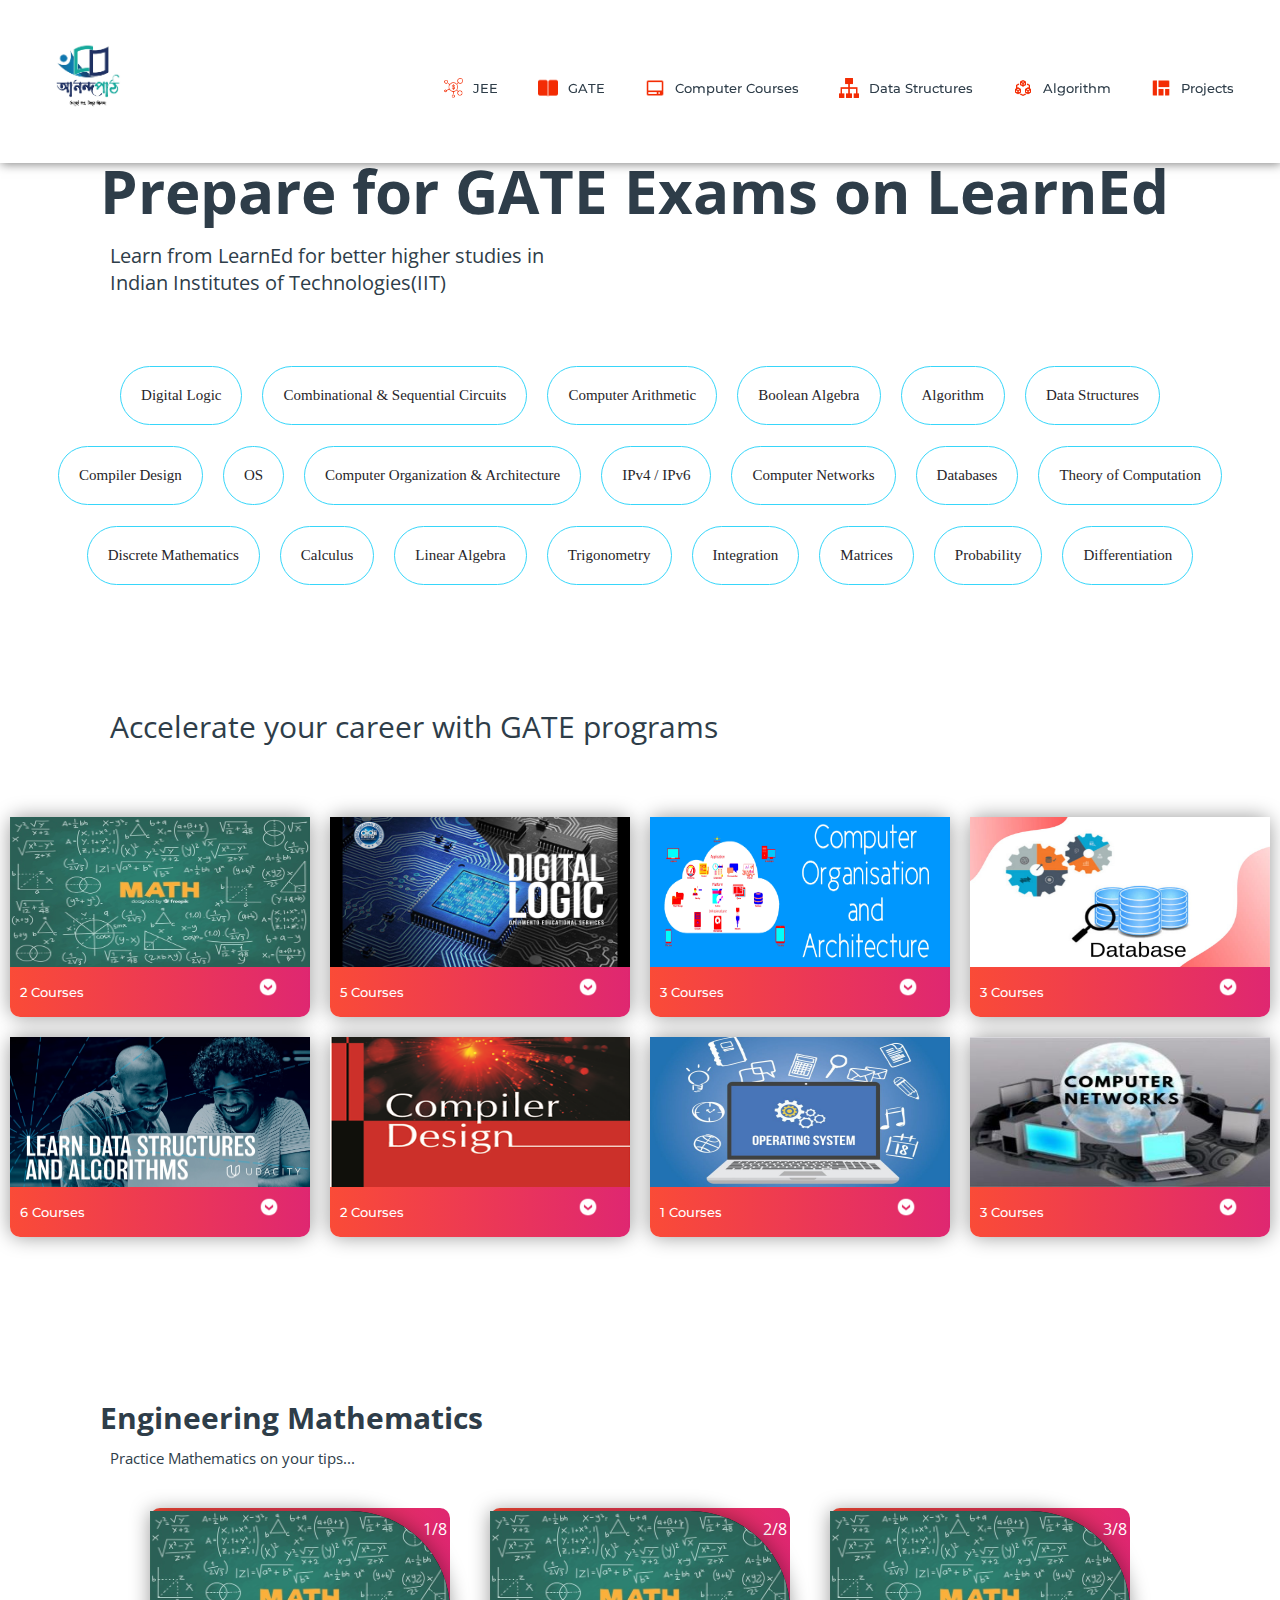
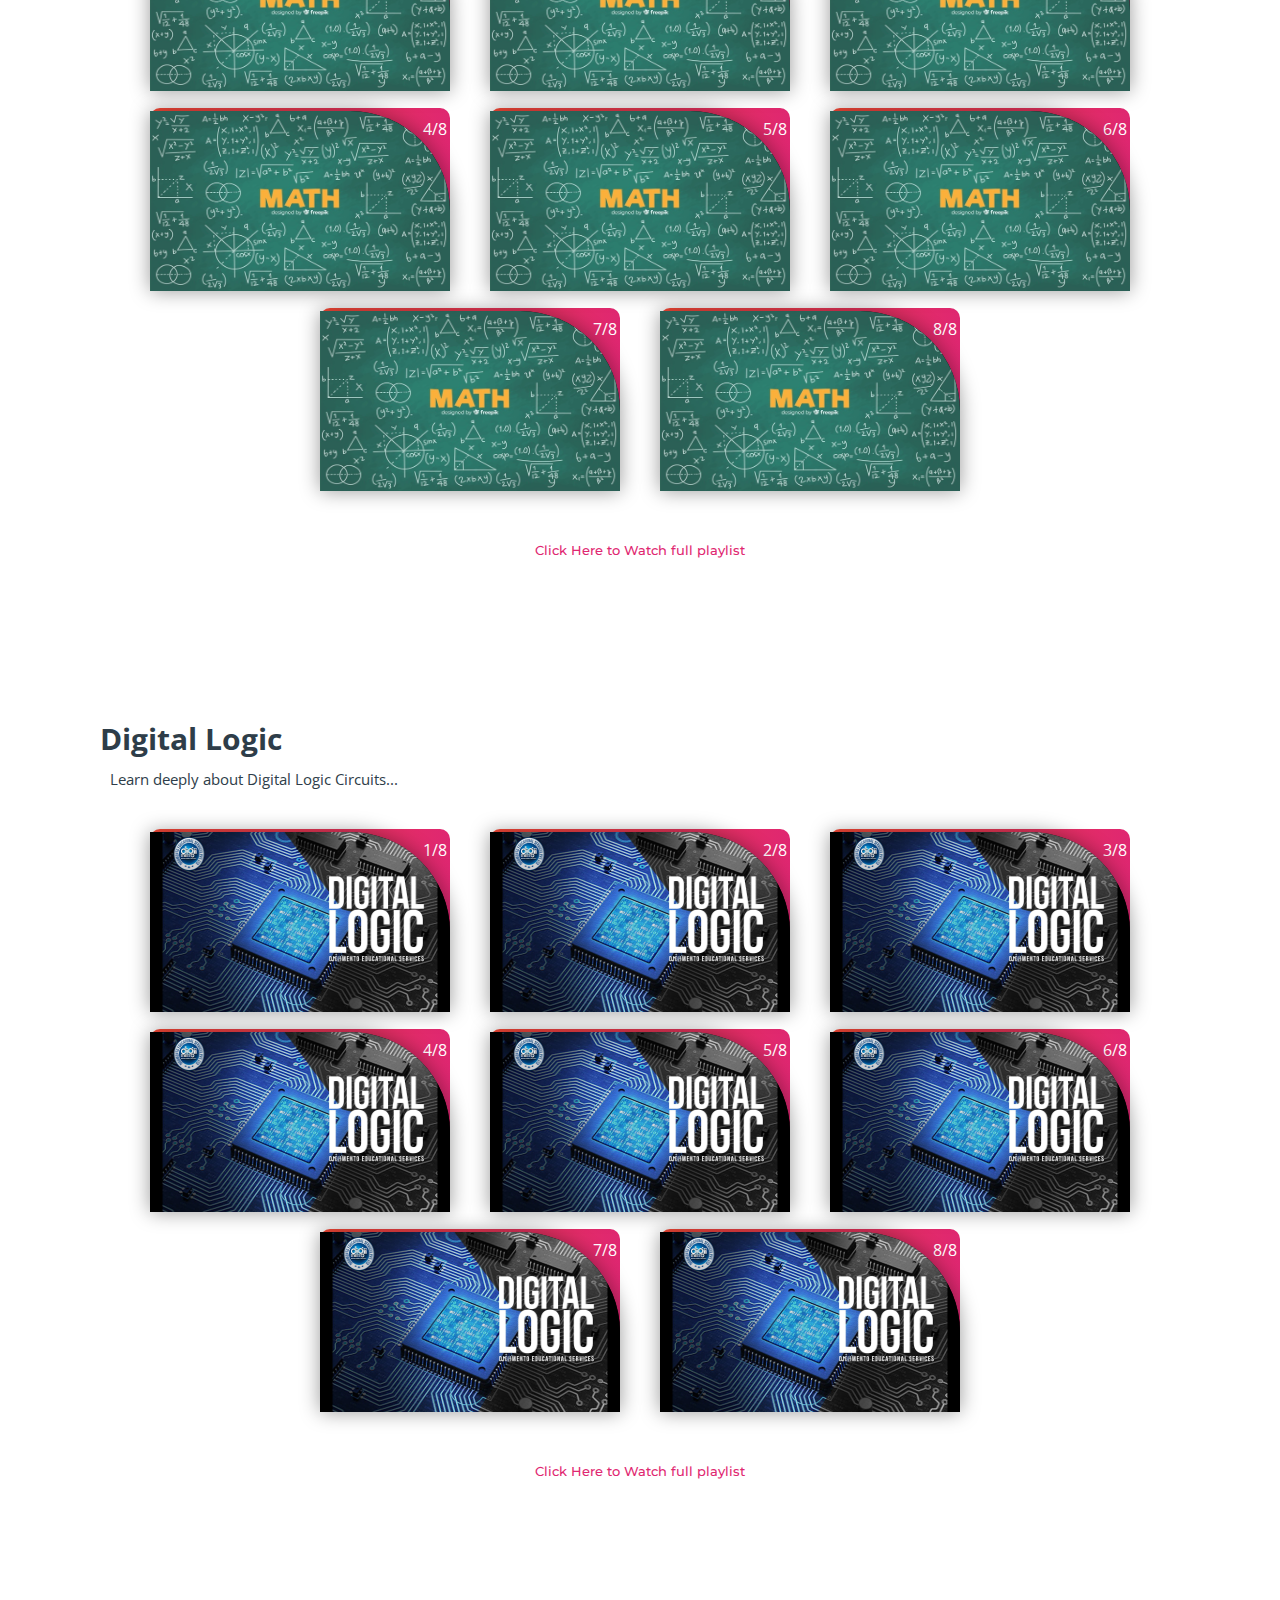
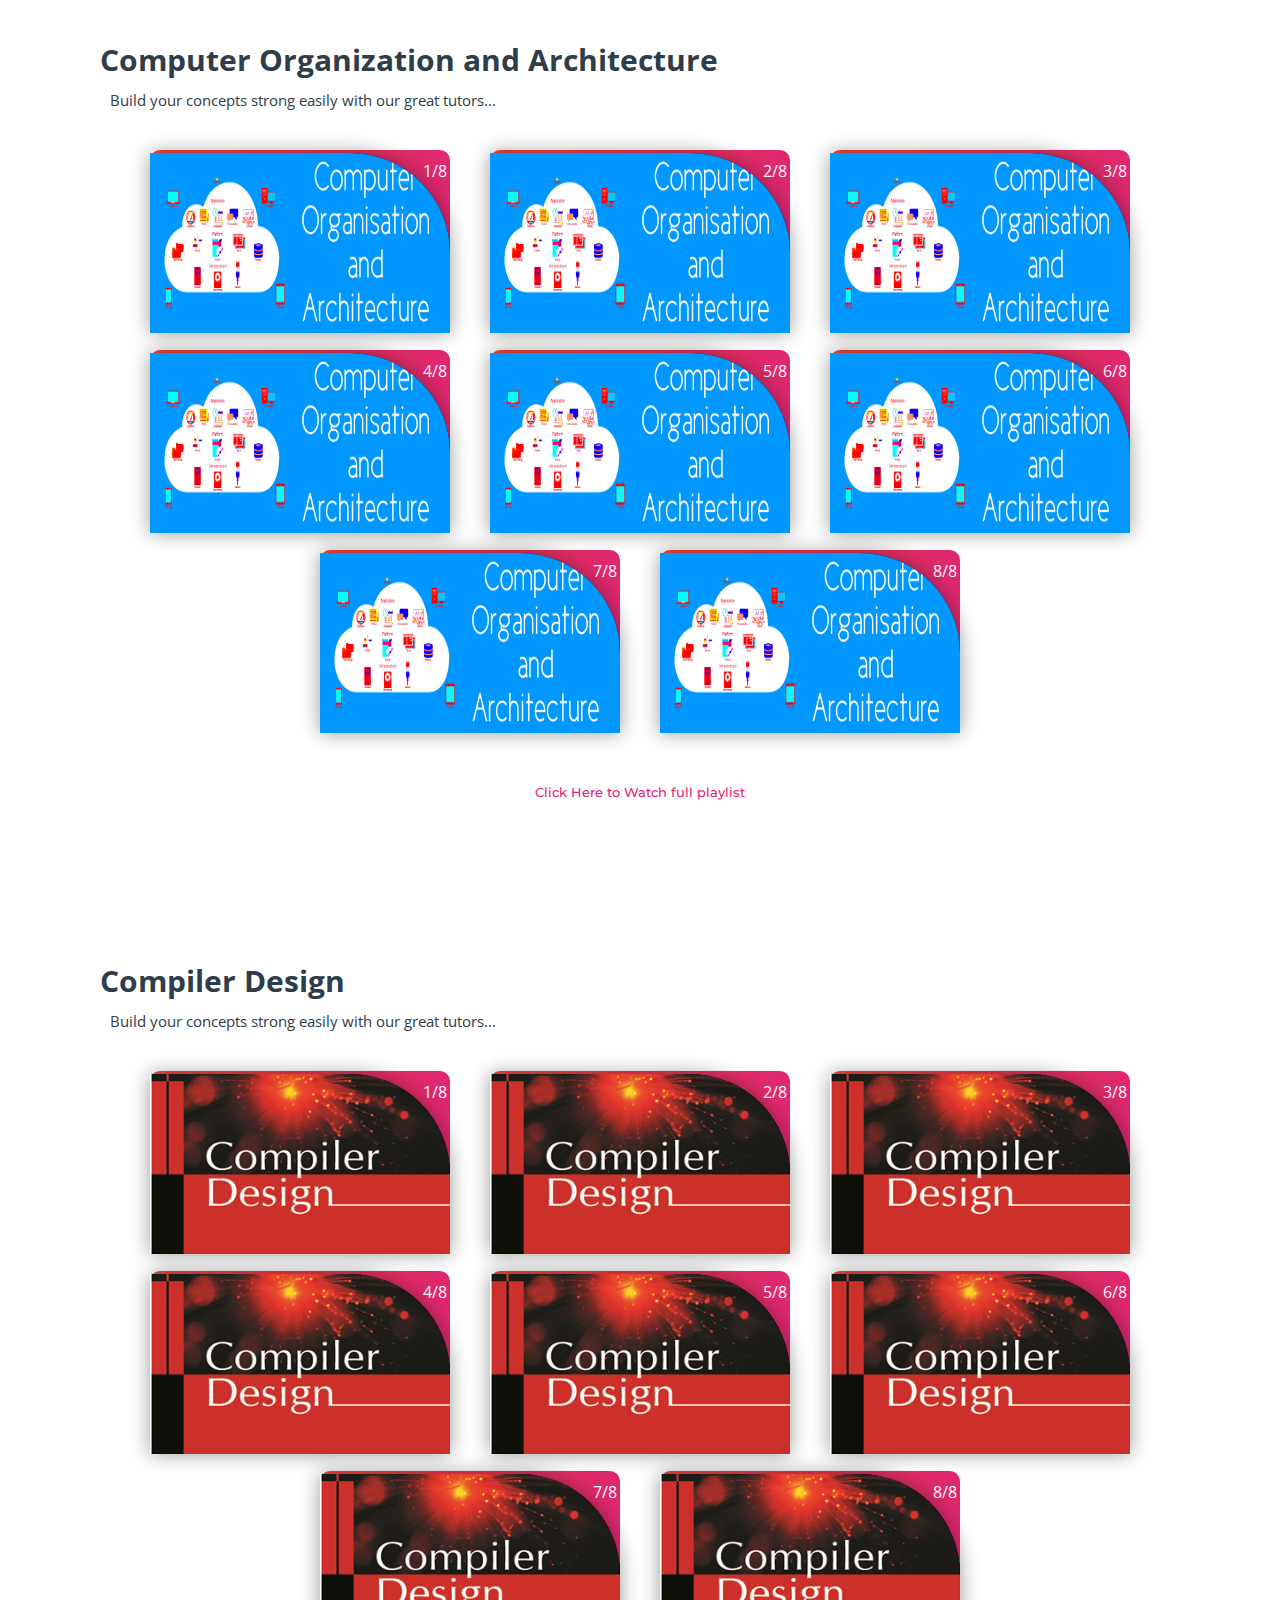
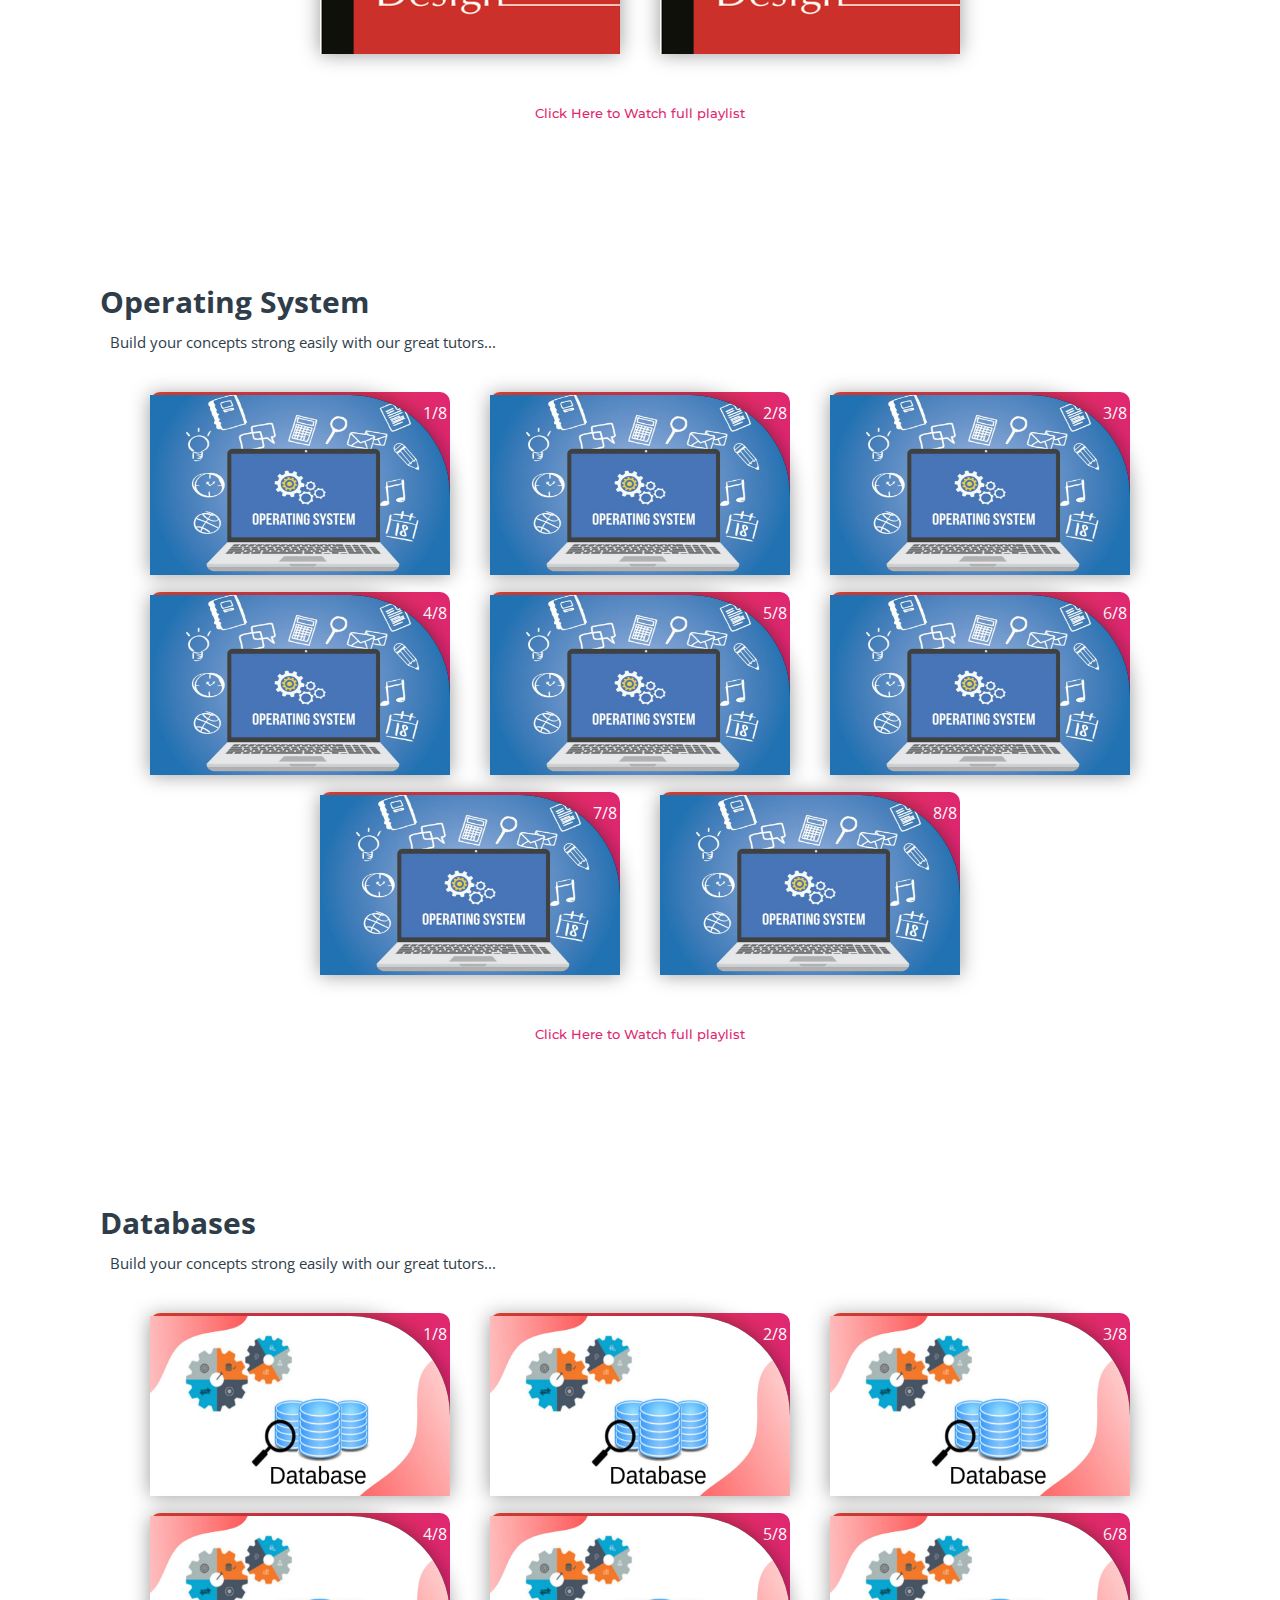
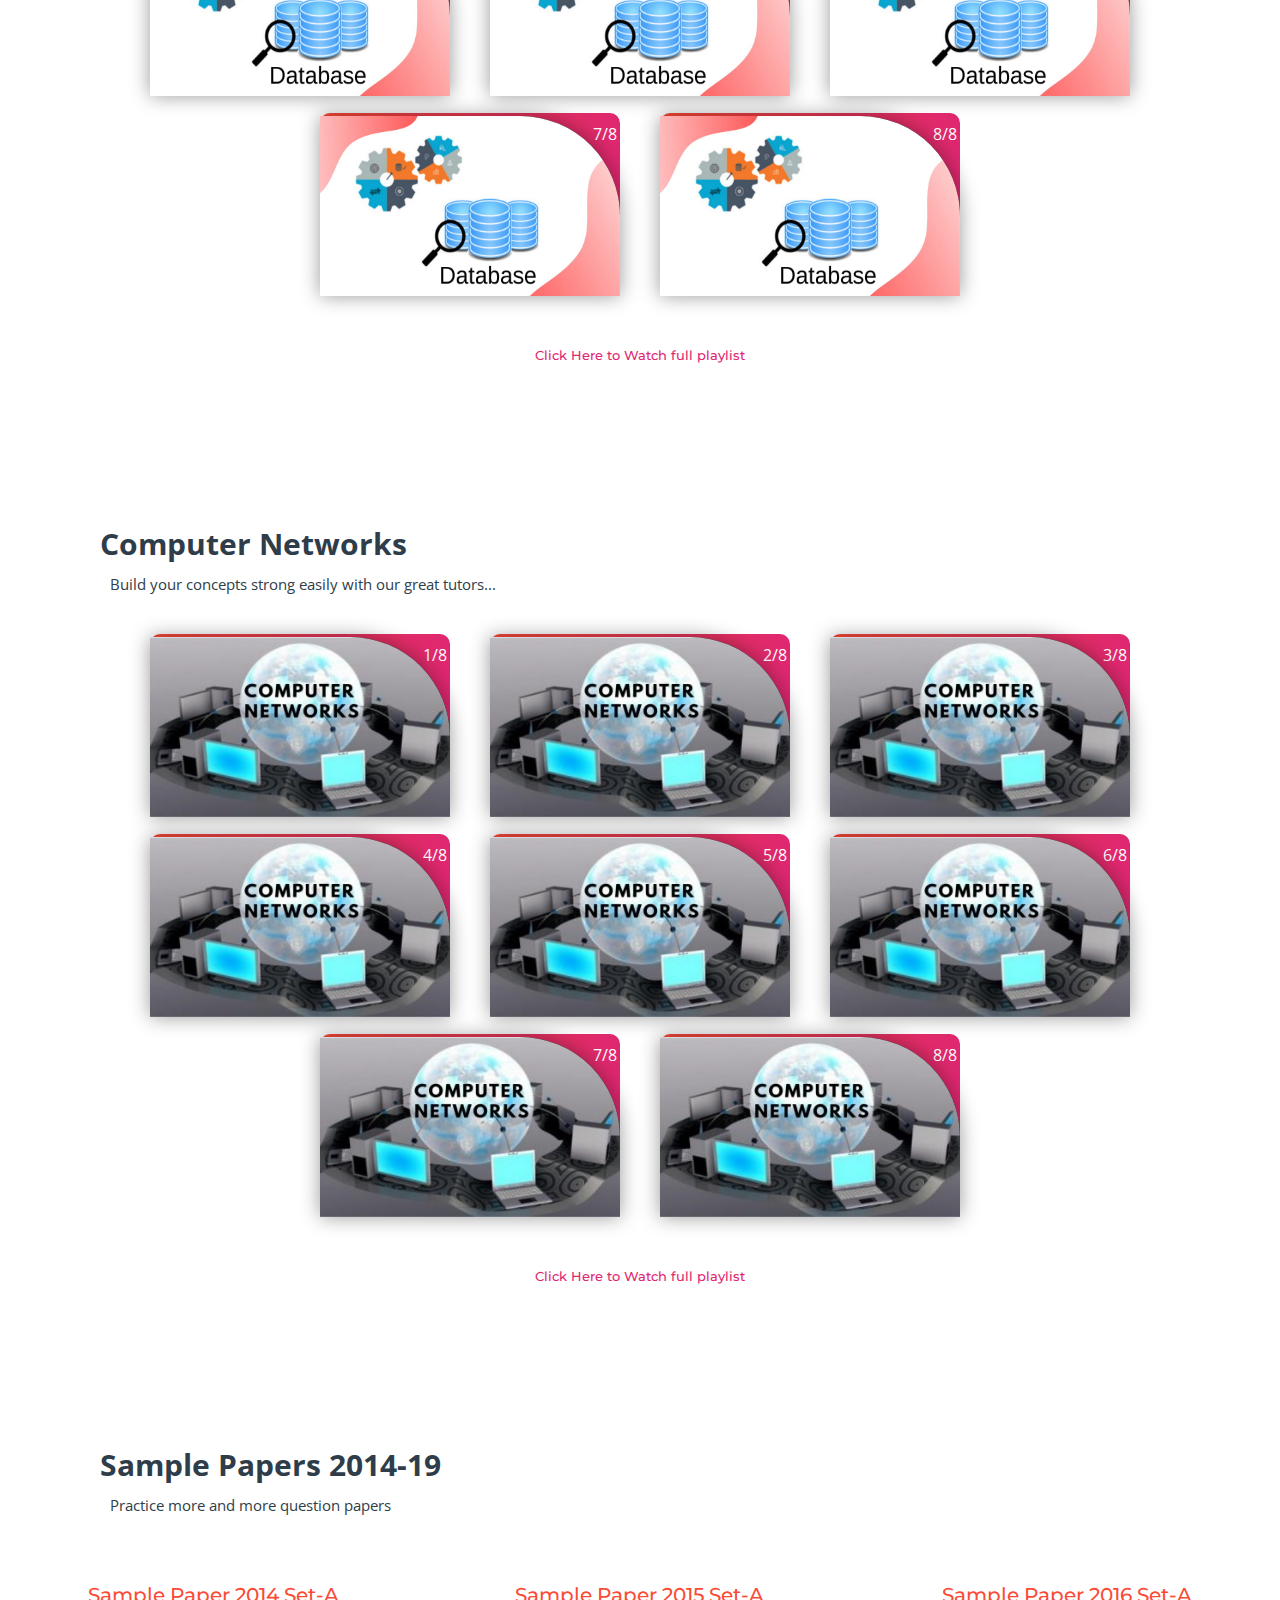
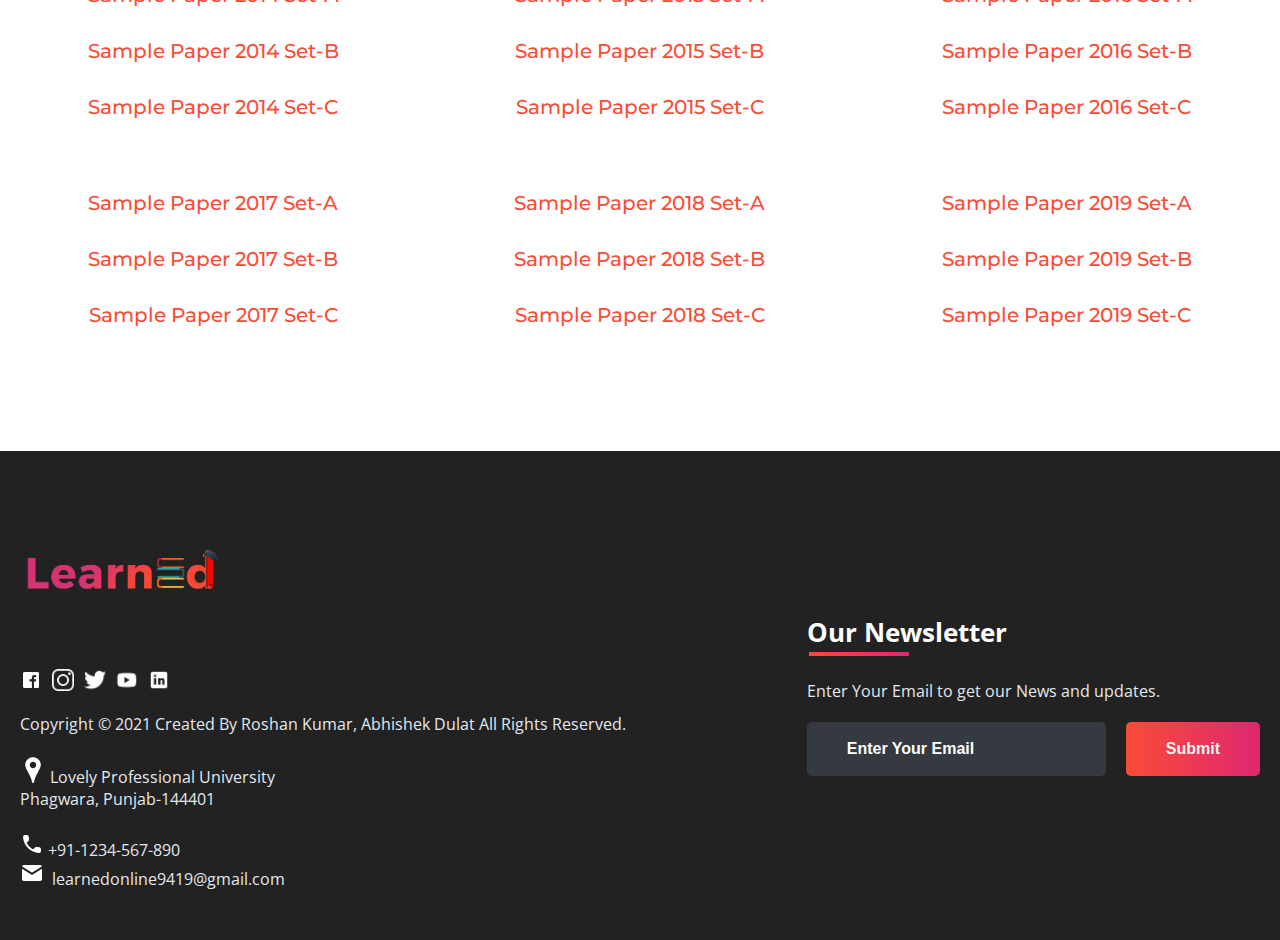
<file: subjects/gate.html>
<!DOCTYPE html>
<html>
<head>
	<link rel="shortcut icon" type="png" href="../images/icon/Logo_trans.png">
	<title>Prepare for GATE on LearnEd</title>
	<link rel="stylesheet" type="text/css" href="subjects.css">
	<script type="text/javascript" src="../script.js"></script>
</head>
<body>

<!-- NAVIGATION -->
	<header>
		<div class="nav" id="nav">
			<div id="learned-logo">
			<a href="../index.html"><img src="../images/icon/apLogo.jpg" style="width: 120px;"></a></div>
			<div class="switch-tab" id="switch-tab" onclick="switchTAB()"><img src="../images/icon/menu.png"></div>
			<ul id="list-switch">
				<li><a href="jee.html"><img src="../images/courses/d1.png" class="icon">JEE</a></li>
				<li><a href="#"><img src="../images/courses/paper.png" class="icon">GATE</a></li>
				<li><a href="computer_courses.html"><img src="../images/courses/computer.png" class="icon">Computer Courses</a></li>
				<li><a href="computer_courses.html#data"><img src="../images/courses/data.png" class="icon">Data Structures</a></li>
				<li><a href="computer_courses.html#algo"><img src="../images/courses/algo.png" class="icon">Algorithm</a></li>
				<li><a href="computer_courses.html#projects"><img src="../images/courses/projects.png" class="icon">Projects</a></li>
			</ul>
			<div class="search" id="search-switch">
				<input type="text" placeholder="Search" class="srch"><button id="srchbtn"><img src="../images/icon/search.png"></button>
			</div>
		</div>
	</header>


<!-- Main Title of the Page -->
	<div class="title">
		<span>Prepare for GATE Exams on LearnEd</span>
		<div class="shortdesc">
			<p>Learn from LearnEd for better higher studies in<br> Indian Institutes of Technologies(IIT)</p>
		</div>
	</div>


<!-- Some KeyWords related to topic -->
	<div class="course">
		<div class="cbox">
		<div class="det"><a href="#digital">Digital Logic</a></div>
		<div class="det"><a href="https://en.wikipedia.org/wiki/Sequential_logic" target="_blank">Combinational & Sequential Circuits</a></div>
		<div class="det"><a href="https://en.wikipedia.org/wiki/ALU" target="_blank">Computer Arithmetic</a></div>
		<div class="det"><a href="https://en.wikipedia.org/wiki/Boolean_algebra" target="_blank">Boolean Algebra</a></div>
		<div class="det"><a href="computer_courses.html#algo">Algorithm</a></div>
		<div class="det"><a href="computer_courses.html#data">Data Structures</a></div>
		</div>
		<div class="cbox">
		<div class="det"><a href="#compiler">Compiler Design</a></div>
		<div class="det"><a href="#os">OS</a></div>
		<div class="det"><a href="#coaa">Computer Organization & Architecture</a></div>
		<div class="det"><a href="https://en.wikipedia.org/wiki/IPv4" target="_blank">IPv4 / IPv6</a></div>
		<div class="det"><a href="#cn">Computer Networks</a></div>
		<div class="det"><a href="#database">Databases</a></div>
		<div class="det"><a href="https://en.wikipedia.org/wiki/Theory_of_computation" target="_blank">Theory of Computation</a></div>
		</div>
		<div class="cbox">
		<div class="det"><a href="#math">Discrete Mathematics</a></div>
		<div class="det"><a href="#math">Calculus</a></div>
		<div class="det"><a href="#math">Linear Algebra</a></div>
		<div class="det"><a href="#math">Trigonometry</a></div>
		<div class="det"><a href="#math">Integration</a></div>
		<div class="det"><a href="#math">Matrices</a></div>
		<div class="det"><a href="#math">Probability</a></div>
		<div class="det"><a href="#math">Differentiation</a></div>
		</div>
	</div>


<!-- Courses Available -->
	<div class="inbt">
		Accelerate your career with GATE programs
	</div>

	<div class="ccard">
	<center>
		<div class="ccardbox">
			<div class="dcard">
				<div class="fpart"><img src="../images/courses/math.jpg"></div>
				<a href="#math"><div class="spart">2 Courses <img src="../images/icon/dropdown.png"></div></a>
			</div>
			<div class="dcard">
				<div class="fpart"><img src="../images/courses/digital.jpg"></div>
				<a href="#digital"><div class="spart">5 Courses <img src="../images/icon/dropdown.png"></div></a>
			</div>
			<div class="dcard">
				<div class="fpart"><img src="../images/courses/coaa.jpg"></div>
				<a href="#coaa"><div class="spart">3 Courses <img src="../images/icon/dropdown.png"></div></a>
			</div>
			<div class="dcard">
				<div class="fpart"><img src="../images/courses/database.jpg"></div>
				<a href="#database"><div class="spart">3 Courses <img src="../images/icon/dropdown.png"></div></a>
			</div>
			<div class="dcard">
				<div class="fpart"><img src="../images/courses/data-algo.jpg"></div>
				<a href="computer_courses.html#data"><div class="spart">6 Courses <img src="../images/icon/dropdown.png"></div></a>
			</div>
			<div class="dcard">
				<div class="fpart"><img src="../images/courses/compiler.jpg"></div>
				<a href="#compiler"><div class="spart">2 Courses <img src="../images/icon/dropdown.png"></div></a>
			</div>
			<div class="dcard">
				<div class="fpart"><img src="../images/courses/os.jpg"></div>
				<a href="#os"><div class="spart">1 Courses <img src="../images/icon/dropdown.png"></div></a>
			</div>
			<div class="dcard">
				<div class="fpart"><img src="../images/courses/cn.jpg"></div>
				<a href="#cn"><div class="spart">3 Courses <img src="../images/icon/dropdown.png"></div></a>
			</div>
		</div>
	</center>
	</div>


<!-- Videos on ENGINEERING MATHEMATICS Lectures -->

	<div class="title2" id="math">
		<span>Engineering Mathematics</span>
		<div class="shortdesc2">
			<p>Practice Mathematics on your tips...</p>
		</div>
	</div>
	
	<center>
		<div class="ccardbox2">
			<div class="dcard2"><span class="tag" >1/8</span>
				<div class="fpart2"><img src="../images/courses/math.jpg">
					<iframe src="https://www.youtube.com/embed/xxGyTHWrHZg" frameborder="0" allow="accelerometer; autoplay; encrypted-media; gyroscope; picture-in-picture" allowfullscreen></iframe>
				</div>
			</div>
			<div class="dcard2"><span class="tag" >2/8</span>
				<div class="fpart2"><img src="../images/courses/math.jpg">
					<iframe src="https://www.youtube.com/embed/xxGyTHWrHZg" frameborder="0" allow="accelerometer; autoplay; encrypted-media; gyroscope; picture-in-picture" allowfullscreen></iframe>
				</div>
			</div>
			<div class="dcard2"><span class="tag" >3/8</span>
				<div class="fpart2"><img src="../images/courses/math.jpg">
					<iframe src="https://www.youtube.com/embed/xxGyTHWrHZg" frameborder="0" allow="accelerometer; autoplay; encrypted-media; gyroscope; picture-in-picture" allowfullscreen></iframe>
				</div>
			</div>
			<div class="dcard2"><span class="tag" >4/8</span>
				<div class="fpart2"><img src="../images/courses/math.jpg">
					<iframe src="https://www.youtube.com/embed/xxGyTHWrHZg" frameborder="0" allow="accelerometer; autoplay; encrypted-media; gyroscope; picture-in-picture" allowfullscreen></iframe>
				</div>
			</div>
		
			<div class="dcard2"><span class="tag" >5/8</span>
				<div class="fpart2"><img src="../images/courses/math.jpg">
					<iframe src="https://www.youtube.com/embed/xxGyTHWrHZg" frameborder="0" allow="accelerometer; autoplay; encrypted-media; gyroscope; picture-in-picture" allowfullscreen></iframe>
				</div>
			</div>
			<div class="dcard2"><span class="tag" >6/8</span>
				<div class="fpart2"><img src="../images/courses/math.jpg">
					<iframe src="https://www.youtube.com/embed/xxGyTHWrHZg" frameborder="0" allow="accelerometer; autoplay; encrypted-media; gyroscope; picture-in-picture" allowfullscreen></iframe>
				</div>
			</div>
			<div class="dcard2"><span class="tag" >7/8</span>
				<div class="fpart2"><img src="../images/courses/math.jpg">
					<iframe src="https://www.youtube.com/embed/xxGyTHWrHZg" frameborder="0" allow="accelerometer; autoplay; encrypted-media; gyroscope; picture-in-picture" allowfullscreen></iframe>
				</div>
			</div>
			<div class="dcard2"><span class="tag" >8/8</span>
				<div class="fpart2"><img src="../images/courses/math.jpg">
					<iframe src="https://www.youtube.com/embed/xxGyTHWrHZg" frameborder="0" allow="accelerometer; autoplay; encrypted-media; gyroscope; picture-in-picture" allowfullscreen></iframe>
				</div>
			</div>
		</div>
	</center>
<br><br>
	<div class="click-me">
		<a href="https://www.youtube.com/watch?v=xxGyTHWrHZg" target="_blank">Click Here to Watch full playlist</a>
	</div>



<!-- Videos on DIGITAL LOGIC Lectures -->

	<div class="title2" id="digital">
		<span>Digital Logic</span>
		<div class="shortdesc2">
			<p>Learn deeply about Digital Logic Circuits...</p>
		</div>
	</div>
	<center>
		<div class="ccardbox2">
			<div class="dcard2"><span class="tag" >1/8</span>
				<div class="fpart2"><img src="../images/courses/digital.jpg">
					<iframe src="https://www.youtube.com/embed/-M7oIM8hKSU" frameborder="0" allow="accelerometer; autoplay; encrypted-media; gyroscope; picture-in-picture" allowfullscreen></iframe>
				</div>
			</div>
			<div class="dcard2"><span class="tag" >2/8</span>
				<div class="fpart2"><img src="../images/courses/digital.jpg">
					<iframe src="https://www.youtube.com/embed/-M7oIM8hKSU" frameborder="0" allow="accelerometer; autoplay; encrypted-media; gyroscope; picture-in-picture" allowfullscreen></iframe>
				</div>
			</div>
			<div class="dcard2"><span class="tag" >3/8</span>
				<div class="fpart2"><img src="../images/courses/digital.jpg">
					<iframe src="https://www.youtube.com/embed/-M7oIM8hKSU" frameborder="0" allow="accelerometer; autoplay; encrypted-media; gyroscope; picture-in-picture" allowfullscreen></iframe>
				</div>
			</div>
			<div class="dcard2"><span class="tag" >4/8</span>
				<div class="fpart2"><img src="../images/courses/digital.jpg">
					<iframe src="https://www.youtube.com/embed/-M7oIM8hKSU" frameborder="0" allow="accelerometer; autoplay; encrypted-media; gyroscope; picture-in-picture" allowfullscreen></iframe>
				</div>
			</div>
		
			<div class="dcard2"><span class="tag" >5/8</span>
				<div class="fpart2"><img src="../images/courses/digital.jpg">
					<iframe src="https://www.youtube.com/embed/-M7oIM8hKSU" frameborder="0" allow="accelerometer; autoplay; encrypted-media; gyroscope; picture-in-picture" allowfullscreen></iframe>
				</div>
			</div>
			<div class="dcard2"><span class="tag" >6/8</span>
				<div class="fpart2"><img src="../images/courses/digital.jpg">
					<iframe src="https://www.youtube.com/embed/-M7oIM8hKSU" frameborder="0" allow="accelerometer; autoplay; encrypted-media; gyroscope; picture-in-picture" allowfullscreen></iframe>
				</div>
			</div>
			<div class="dcard2"><span class="tag" >7/8</span>
				<div class="fpart2"><img src="../images/courses/digital.jpg">
					<iframe src="https://www.youtube.com/embed/-M7oIM8hKSU" frameborder="0" allow="accelerometer; autoplay; encrypted-media; gyroscope; picture-in-picture" allowfullscreen></iframe>
				</div>
			</div>
			<div class="dcard2"><span class="tag" >8/8</span>
				<div class="fpart2"><img src="../images/courses/digital.jpg">
					<iframe src="https://www.youtube.com/embed/-M7oIM8hKSU" frameborder="0" allow="accelerometer; autoplay; encrypted-media; gyroscope; picture-in-picture" allowfullscreen></iframe>
				</div>
			</div>
		</div>
	</center>
<br><br>
	<div class="click-me">
		<a href="https://youtu.be/-M7oIM8hKSU" target="_blank">Click Here to Watch full playlist</a>
	</div>



<!-- Videos on COMPUTER ORGANIZATION and ARCHITECTURE Lectures -->

	<div class="title2" id="coaa">
		<span>Computer Organization and Architecture</span>
		<div class="shortdesc2">
			<p>Build your concepts strong easily with our great tutors...</p>
		</div>
	</div>
	<center>
		<div class="ccardbox2">
			<div class="dcard2"><span class="tag" >1/8</span>
				<div class="fpart2"><img src="../images/courses/coaa.jpg">
					<iframe src="https://www.youtube.com/embed/q6oiRtKTpX4" frameborder="0" allow="accelerometer; autoplay; encrypted-media; gyroscope; picture-in-picture" allowfullscreen></iframe>
				</div>
			</div>
			<div class="dcard2"><span class="tag" >2/8</span>
				<div class="fpart2"><img src="../images/courses/coaa.jpg">
					<iframe src="https://www.youtube.com/embed/q6oiRtKTpX4" frameborder="0" allow="accelerometer; autoplay; encrypted-media; gyroscope; picture-in-picture" allowfullscreen></iframe>
				</div>
			</div>
			<div class="dcard2"><span class="tag" >3/8</span>
				<div class="fpart2"><img src="../images/courses/coaa.jpg">
					<iframe src="https://www.youtube.com/embed/q6oiRtKTpX4" frameborder="0" allow="accelerometer; autoplay; encrypted-media; gyroscope; picture-in-picture" allowfullscreen></iframe>
				</div>
			</div>
			<div class="dcard2"><span class="tag" >4/8</span>
				<div class="fpart2"><img src="../images/courses/coaa.jpg">
					<iframe src="https://www.youtube.com/embed/q6oiRtKTpX4" frameborder="0" allow="accelerometer; autoplay; encrypted-media; gyroscope; picture-in-picture" allowfullscreen></iframe>
				</div>
			</div>
		
			<div class="dcard2"><span class="tag" >5/8</span>
				<div class="fpart2"><img src="../images/courses/coaa.jpg">
					<iframe src="https://www.youtube.com/embed/q6oiRtKTpX4" frameborder="0" allow="accelerometer; autoplay; encrypted-media; gyroscope; picture-in-picture" allowfullscreen></iframe>
				</div>
			</div>
			<div class="dcard2"><span class="tag" >6/8</span>
				<div class="fpart2"><img src="../images/courses/coaa.jpg">
					<iframe src="https://www.youtube.com/embed/q6oiRtKTpX4" frameborder="0" allow="accelerometer; autoplay; encrypted-media; gyroscope; picture-in-picture" allowfullscreen></iframe>
				</div>
			</div>
			<div class="dcard2"><span class="tag" >7/8</span>
				<div class="fpart2"><img src="../images/courses/coaa.jpg">
					<iframe src="https://www.youtube.com/embed/q6oiRtKTpX4" frameborder="0" allow="accelerometer; autoplay; encrypted-media; gyroscope; picture-in-picture" allowfullscreen></iframe>
				</div>
			</div>
			<div class="dcard2"><span class="tag" >8/8</span>
				<div class="fpart2"><img src="../images/courses/coaa.jpg">
					<iframe src="https://www.youtube.com/embed/q6oiRtKTpX4" frameborder="0" allow="accelerometer; autoplay; encrypted-media; gyroscope; picture-in-picture" allowfullscreen></iframe>
				</div>
			</div>
		</div>
	</center>
<br><br>
	<div class="click-me">
		<a href="https://youtu.be/q6oiRtKTpX4" target="_blank">Click Here to Watch full playlist</a>
	</div>



<!-- Videos on COMPILER Lectures -->

	<div class="title2" id="compiler">
		<span>Compiler Design</span>
		<div class="shortdesc2">
			<p>Build your concepts strong easily with our great tutors...</p>
		</div>
	</div>
	<center>
		<div class="ccardbox2">
			<div class="dcard2"><span class="tag" >1/8</span>
				<div class="fpart2"><img src="../images/courses/compiler.jpg">
					<iframe src="https://www.youtube.com/embed/yNZIhF6pxjM" frameborder="0" allow="accelerometer; autoplay; encrypted-media; gyroscope; picture-in-picture" allowfullscreen></iframe>
				</div>
			</div>
			<div class="dcard2"><span class="tag" >2/8</span>
				<div class="fpart2"><img src="../images/courses/compiler.jpg">
					<iframe src="https://www.youtube.com/embed/yNZIhF6pxjM" frameborder="0" allow="accelerometer; autoplay; encrypted-media; gyroscope; picture-in-picture" allowfullscreen></iframe>
				</div>
			</div>
			<div class="dcard2"><span class="tag" >3/8</span>
				<div class="fpart2"><img src="../images/courses/compiler.jpg">
					<iframe src="https://www.youtube.com/embed/yNZIhF6pxjM" frameborder="0" allow="accelerometer; autoplay; encrypted-media; gyroscope; picture-in-picture" allowfullscreen></iframe>
				</div>
			</div>
			<div class="dcard2"><span class="tag" >4/8</span>
				<div class="fpart2"><img src="../images/courses/compiler.jpg">
					<iframe src="https://www.youtube.com/embed/yNZIhF6pxjM" frameborder="0" allow="accelerometer; autoplay; encrypted-media; gyroscope; picture-in-picture" allowfullscreen></iframe>
				</div>
			</div>
		
			<div class="dcard2"><span class="tag" >5/8</span>
				<div class="fpart2"><img src="../images/courses/compiler.jpg">
					<iframe src="https://www.youtube.com/embed/yNZIhF6pxjM" frameborder="0" allow="accelerometer; autoplay; encrypted-media; gyroscope; picture-in-picture" allowfullscreen></iframe>
				</div>
			</div>
			<div class="dcard2"><span class="tag" >6/8</span>
				<div class="fpart2"><img src="../images/courses/compiler.jpg">
					<iframe src="https://www.youtube.com/embed/yNZIhF6pxjM" frameborder="0" allow="accelerometer; autoplay; encrypted-media; gyroscope; picture-in-picture" allowfullscreen></iframe>
				</div>
			</div>
			<div class="dcard2"><span class="tag" >7/8</span>
				<div class="fpart2"><img src="../images/courses/compiler.jpg">
					<iframe src="https://www.youtube.com/embed/yNZIhF6pxjM" frameborder="0" allow="accelerometer; autoplay; encrypted-media; gyroscope; picture-in-picture" allowfullscreen></iframe>
				</div>
			</div>
			<div class="dcard2"><span class="tag" >8/8</span>
				<div class="fpart2"><img src="../images/courses/compiler.jpg">
					<iframe src="https://www.youtube.com/embed/yNZIhF6pxjM" frameborder="0" allow="accelerometer; autoplay; encrypted-media; gyroscope; picture-in-picture" allowfullscreen></iframe>
				</div>
			</div>
		</div>
	</center>
<br><br>
	<div class="click-me">
		<a href="https://youtu.be/yNZIhF6pxjM" target="_blank">Click Here to Watch full playlist</a>
	</div>



<!-- Videos on OPERATING SYSTEM Lectures -->


<div class="title2" id="os">
		<span>Operating System</span>
		<div class="shortdesc2">
			<p>Build your concepts strong easily with our great tutors...</p>
		</div>
	</div>
	<center>
		<div class="ccardbox2">
			<div class="dcard2"><span class="tag" >1/8</span>
				<div class="fpart2"><img src="../images/courses/os.jpg">
					<iframe src="https://www.youtube.com/embed/vBURTt97EkA" frameborder="0" allow="accelerometer; autoplay; encrypted-media; gyroscope; picture-in-picture" allowfullscreen></iframe>
				</div>
			</div>
			<div class="dcard2"><span class="tag" >2/8</span>
				<div class="fpart2"><img src="../images/courses/os.jpg">
					<iframe src="https://www.youtube.com/embed/vBURTt97EkA" frameborder="0" allow="accelerometer; autoplay; encrypted-media; gyroscope; picture-in-picture" allowfullscreen></iframe>
				</div>
			</div>
			<div class="dcard2"><span class="tag" >3/8</span>
				<div class="fpart2"><img src="../images/courses/os.jpg">
					<iframe src="https://www.youtube.com/embed/vBURTt97EkA" frameborder="0" allow="accelerometer; autoplay; encrypted-media; gyroscope; picture-in-picture" allowfullscreen></iframe>
				</div>
			</div>
			<div class="dcard2"><span class="tag" >4/8</span>
				<div class="fpart2"><img src="../images/courses/os.jpg">
					<iframe src="https://www.youtube.com/embed/vBURTt97EkA" frameborder="0" allow="accelerometer; autoplay; encrypted-media; gyroscope; picture-in-picture" allowfullscreen></iframe>
				</div>
			</div>
		
			<div class="dcard2"><span class="tag" >5/8</span>
				<div class="fpart2"><img src="../images/courses/os.jpg">
					<iframe src="https://www.youtube.com/embed/vBURTt97EkA" frameborder="0" allow="accelerometer; autoplay; encrypted-media; gyroscope; picture-in-picture" allowfullscreen></iframe>
				</div>
			</div>
			<div class="dcard2"><span class="tag" >6/8</span>
				<div class="fpart2"><img src="../images/courses/os.jpg">
					<iframe src="https://www.youtube.com/embed/vBURTt97EkA" frameborder="0" allow="accelerometer; autoplay; encrypted-media; gyroscope; picture-in-picture" allowfullscreen></iframe>
				</div>
			</div>
			<div class="dcard2"><span class="tag" >7/8</span>
				<div class="fpart2"><img src="../images/courses/os.jpg">
					<iframe src="https://www.youtube.com/embed/vBURTt97EkA" frameborder="0" allow="accelerometer; autoplay; encrypted-media; gyroscope; picture-in-picture" allowfullscreen></iframe>
				</div>
			</div>
			<div class="dcard2"><span class="tag" >8/8</span>
				<div class="fpart2"><img src="../images/courses/os.jpg">
					<iframe src="https://www.youtube.com/embed/vBURTt97EkA" frameborder="0" allow="accelerometer; autoplay; encrypted-media; gyroscope; picture-in-picture" allowfullscreen></iframe>
				</div>
			</div>
		</div>
	</center>

<br><br>
	<div class="click-me">
		<a href="https://youtu.be/vBURTt97EkA" target="_blank">Click Here to Watch full playlist</a>
	</div>


<!-- Videos on DATABASE Lectures -->

<div class="title2" id="database">
		<span>Databases</span>
		<div class="shortdesc2">
			<p>Build your concepts strong easily with our great tutors...</p>
		</div>
	</div>
	<center>
		<div class="ccardbox2">
			<div class="dcard2"><span class="tag" >1/8</span>
				<div class="fpart2"><img src="../images/courses/database.jpg">
					<iframe src="https://www.youtube.com/embed/wR0jg0eQsZA" frameborder="0" allow="accelerometer; autoplay; encrypted-media; gyroscope; picture-in-picture" allowfullscreen></iframe>
				</div>
			</div>
			<div class="dcard2"><span class="tag" >2/8</span>
				<div class="fpart2"><img src="../images/courses/database.jpg">
					<iframe src="https://www.youtube.com/embed/wR0jg0eQsZA" frameborder="0" allow="accelerometer; autoplay; encrypted-media; gyroscope; picture-in-picture" allowfullscreen></iframe>
				</div>
			</div>
			<div class="dcard2"><span class="tag" >3/8</span>
				<div class="fpart2"><img src="../images/courses/database.jpg">
					<iframe src="https://www.youtube.com/embed/wR0jg0eQsZA" frameborder="0" allow="accelerometer; autoplay; encrypted-media; gyroscope; picture-in-picture" allowfullscreen></iframe>
				</div>
			</div>
			<div class="dcard2"><span class="tag" >4/8</span>
				<div class="fpart2"><img src="../images/courses/database.jpg">
					<iframe src="https://www.youtube.com/embed/wR0jg0eQsZA" frameborder="0" allow="accelerometer; autoplay; encrypted-media; gyroscope; picture-in-picture" allowfullscreen></iframe>
				</div>
			</div>
		
			<div class="dcard2"><span class="tag" >5/8</span>
				<div class="fpart2"><img src="../images/courses/database.jpg">
					<iframe src="https://www.youtube.com/embed/wR0jg0eQsZA" frameborder="0" allow="accelerometer; autoplay; encrypted-media; gyroscope; picture-in-picture" allowfullscreen></iframe>
				</div>
			</div>
			<div class="dcard2"><span class="tag" >6/8</span>
				<div class="fpart2"><img src="../images/courses/database.jpg">
					<iframe src="https://www.youtube.com/embed/wR0jg0eQsZA" frameborder="0" allow="accelerometer; autoplay; encrypted-media; gyroscope; picture-in-picture" allowfullscreen></iframe>
				</div>
			</div>
			<div class="dcard2"><span class="tag" >7/8</span>
				<div class="fpart2"><img src="../images/courses/database.jpg">
					<iframe src="https://www.youtube.com/embed/wR0jg0eQsZA" frameborder="0" allow="accelerometer; autoplay; encrypted-media; gyroscope; picture-in-picture" allowfullscreen></iframe>
				</div>
			</div>
			<div class="dcard2"><span class="tag" >8/8</span>
				<div class="fpart2"><img src="../images/courses/database.jpg">
					<iframe src="https://www.youtube.com/embed/wR0jg0eQsZA" frameborder="0" allow="accelerometer; autoplay; encrypted-media; gyroscope; picture-in-picture" allowfullscreen></iframe>
				</div>
			</div>
		</div>
	</center>
<br><br>
	<div class="click-me">
		<a href="https://youtu.be/wR0jg0eQsZA" target="_blank">Click Here to Watch full playlist</a>
	</div>



<!-- Videos on COMPUTER NETWORKS Lectures -->

<div class="title2" id="cn">
		<span>Computer Networks</span>
		<div class="shortdesc2">
			<p>Build your concepts strong easily with our great tutors...</p>
		</div>
	</div>
	<center>
		<div class="ccardbox2">
			<div class="dcard2"><span class="tag" >1/8</span>
				<div class="fpart2"><img src="../images/courses/cn.jpg">
					<iframe src="https://www.youtube.com/embed/qiQR5rTSshw" frameborder="0" allow="accelerometer; autoplay; encrypted-media; gyroscope; picture-in-picture" allowfullscreen></iframe>
				</div>
			</div>
			<div class="dcard2"><span class="tag" >2/8</span>
				<div class="fpart2"><img src="../images/courses/cn.jpg">
					<iframe src="https://www.youtube.com/embed/qiQR5rTSshw" frameborder="0" allow="accelerometer; autoplay; encrypted-media; gyroscope; picture-in-picture" allowfullscreen></iframe>
				</div>
			</div>
			<div class="dcard2"><span class="tag" >3/8</span>
				<div class="fpart2"><img src="../images/courses/cn.jpg">
					<iframe src="https://www.youtube.com/embed/qiQR5rTSshw" frameborder="0" allow="accelerometer; autoplay; encrypted-media; gyroscope; picture-in-picture" allowfullscreen></iframe>
				</div>
			</div>
			<div class="dcard2"><span class="tag" >4/8</span>
				<div class="fpart2"><img src="../images/courses/cn.jpg">
					<iframe src="https://www.youtube.com/embed/qiQR5rTSshw" frameborder="0" allow="accelerometer; autoplay; encrypted-media; gyroscope; picture-in-picture" allowfullscreen></iframe>
				</div>
			</div>
		
			<div class="dcard2"><span class="tag" >5/8</span>
				<div class="fpart2"><img src="../images/courses/cn.jpg">
					<iframe src="https://www.youtube.com/embed/qiQR5rTSshw" frameborder="0" allow="accelerometer; autoplay; encrypted-media; gyroscope; picture-in-picture" allowfullscreen></iframe>
				</div>
			</div>
			<div class="dcard2"><span class="tag" >6/8</span>
				<div class="fpart2"><img src="../images/courses/cn.jpg">
					<iframe src="https://www.youtube.com/embed/qiQR5rTSshw" frameborder="0" allow="accelerometer; autoplay; encrypted-media; gyroscope; picture-in-picture" allowfullscreen></iframe>
				</div>
			</div>
			<div class="dcard2"><span class="tag" >7/8</span>
				<div class="fpart2"><img src="../images/courses/cn.jpg">
					<iframe src="https://www.youtube.com/embed/qiQR5rTSshw" frameborder="0" allow="accelerometer; autoplay; encrypted-media; gyroscope; picture-in-picture" allowfullscreen></iframe>
				</div>
			</div>
			<div class="dcard2"><span class="tag" >8/8</span>
				<div class="fpart2"><img src="../images/courses/cn.jpg">
					<iframe src="https://www.youtube.com/embed/qiQR5rTSshw" frameborder="0" allow="accelerometer; autoplay; encrypted-media; gyroscope; picture-in-picture" allowfullscreen></iframe>
				</div>
			</div>
		</div>
	</center>

<br><br>
	<div class="click-me">
		<a href="https://youtu.be/qiQR5rTSshw" target="_blank">Click Here to Watch full playlist</a>
	</div>

	

<!-- Links for SAMPLE PAPERS of JEE MAINS & ADVANCED -->

	<div class="title2" id="sample_papers">
		<span>Sample Papers 2014-19</span>
		<div class="shortdesc2">
			<p>Practice more and more question papers</p>
		</div>
	</div>

	<div class="sample">
		<ul>
			<li><a href="../samplePapers/p1.pdf" target="_blank">Sample Paper 2014 Set-A</a></li>
			<li><a href="../samplePapers/p1.pdf" target="_blank">Sample Paper 2014 Set-B</a></li>
			<li><a href="../samplePapers/p1.pdf" target="_blank">Sample Paper 2014 Set-C</a></li>
		</ul>
		<ul>
			<li><a href="../samplePapers/p1.pdf" target="_blank">Sample Paper 2015 Set-A</a></li>
			<li><a href="../samplePapers/p1.pdf" target="_blank">Sample Paper 2015 Set-B</a></li>
			<li><a href="../samplePapers/p1.pdf" target="_blank">Sample Paper 2015 Set-C</a></li>
		</ul>
		<ul>
			<li><a href="../samplePapers/p1.pdf" target="_blank">Sample Paper 2016 Set-A</a></li>
			<li><a href="../samplePapers/p1.pdf" target="_blank">Sample Paper 2016 Set-B</a></li>
			<li><a href="../samplePapers/p1.pdf" target="_blank">Sample Paper 2016 Set-C</a></li>
		</ul>
	</div>
	<div class="sample lastSample">
		<ul>
			<li><a href="../samplePapers/p1.pdf" target="_blank">Sample Paper 2017 Set-A</a></li>
			<li><a href="../samplePapers/p1.pdf" target="_blank">Sample Paper 2017 Set-B</a></li>
			<li><a href="../samplePapers/p1.pdf" target="_blank">Sample Paper 2017 Set-C</a></li>
		</ul>
		<ul>
			<li><a href="../samplePapers/p1.pdf" target="_blank">Sample Paper 2018 Set-A</a></li>
			<li><a href="../samplePapers/p1.pdf" target="_blank">Sample Paper 2018 Set-B</a></li>
			<li><a href="../samplePapers/p1.pdf" target="_blank">Sample Paper 2018 Set-C</a></li>
		</ul>
		<ul>
			<li><a href="../samplePapers/p1.pdf" target="_blank">Sample Paper 2019 Set-A</a></li>
			<li><a href="../samplePapers/p1.pdf" target="_blank">Sample Paper 2019 Set-B</a></li>
			<li><a href="../samplePapers/p1.pdf" target="_blank">Sample Paper 2019 Set-C</a></li>
		</ul>
	</div>


<!-- FOOTER -->
<footer>
	<div class="footer-container">
		<div class="left-col">
			<img src="../images/icon/logo - Copy.png" style="width: 200px;">
			<div class="logo"></div>
			<div class="social-media">
				<a href="#"><img src="../images/icon\fb.png"></a>
				<a href="#"><img src="../images/icon\insta.png"></a>
				<a href="#"><img src="../images/icon\tt.png"></a>
				<a href="#"><img src="../images/icon\ytube.png"></a>
				<a href="#"><img src="../images/icon\linkedin.png"></a>
			</div><br><br>
			<p class="rights-text">Copyright © 2021 Created By Roshan Kumar, Abhishek Dulat All Rights Reserved.</p>
			<br><p><img src="../images/icon/location.png"> Lovely Professional University<br>Phagwara, Punjab-144401</p><br>
			<p><img src="../images/icon/phone.png"> +91-1234-567-890<br><img src="../images/icon/mail.png">&nbsp; learnedonline9419@gmail.com</p>
		</div>
		<div class="right-col">
			<h1 style="color: #fff">Our Newsletter</h1>
			<div class="border"></div><br>
			<p>Enter Your Email to get our News and updates.</p>
			<form class="newsletter-form">
				<input class="txtb" type="email" placeholder="Enter Your Email">
				<input class="btn" type="submit" value="Submit">
			</form>
		</div>
	</div>
</footer>

</body>
</html>
</file>
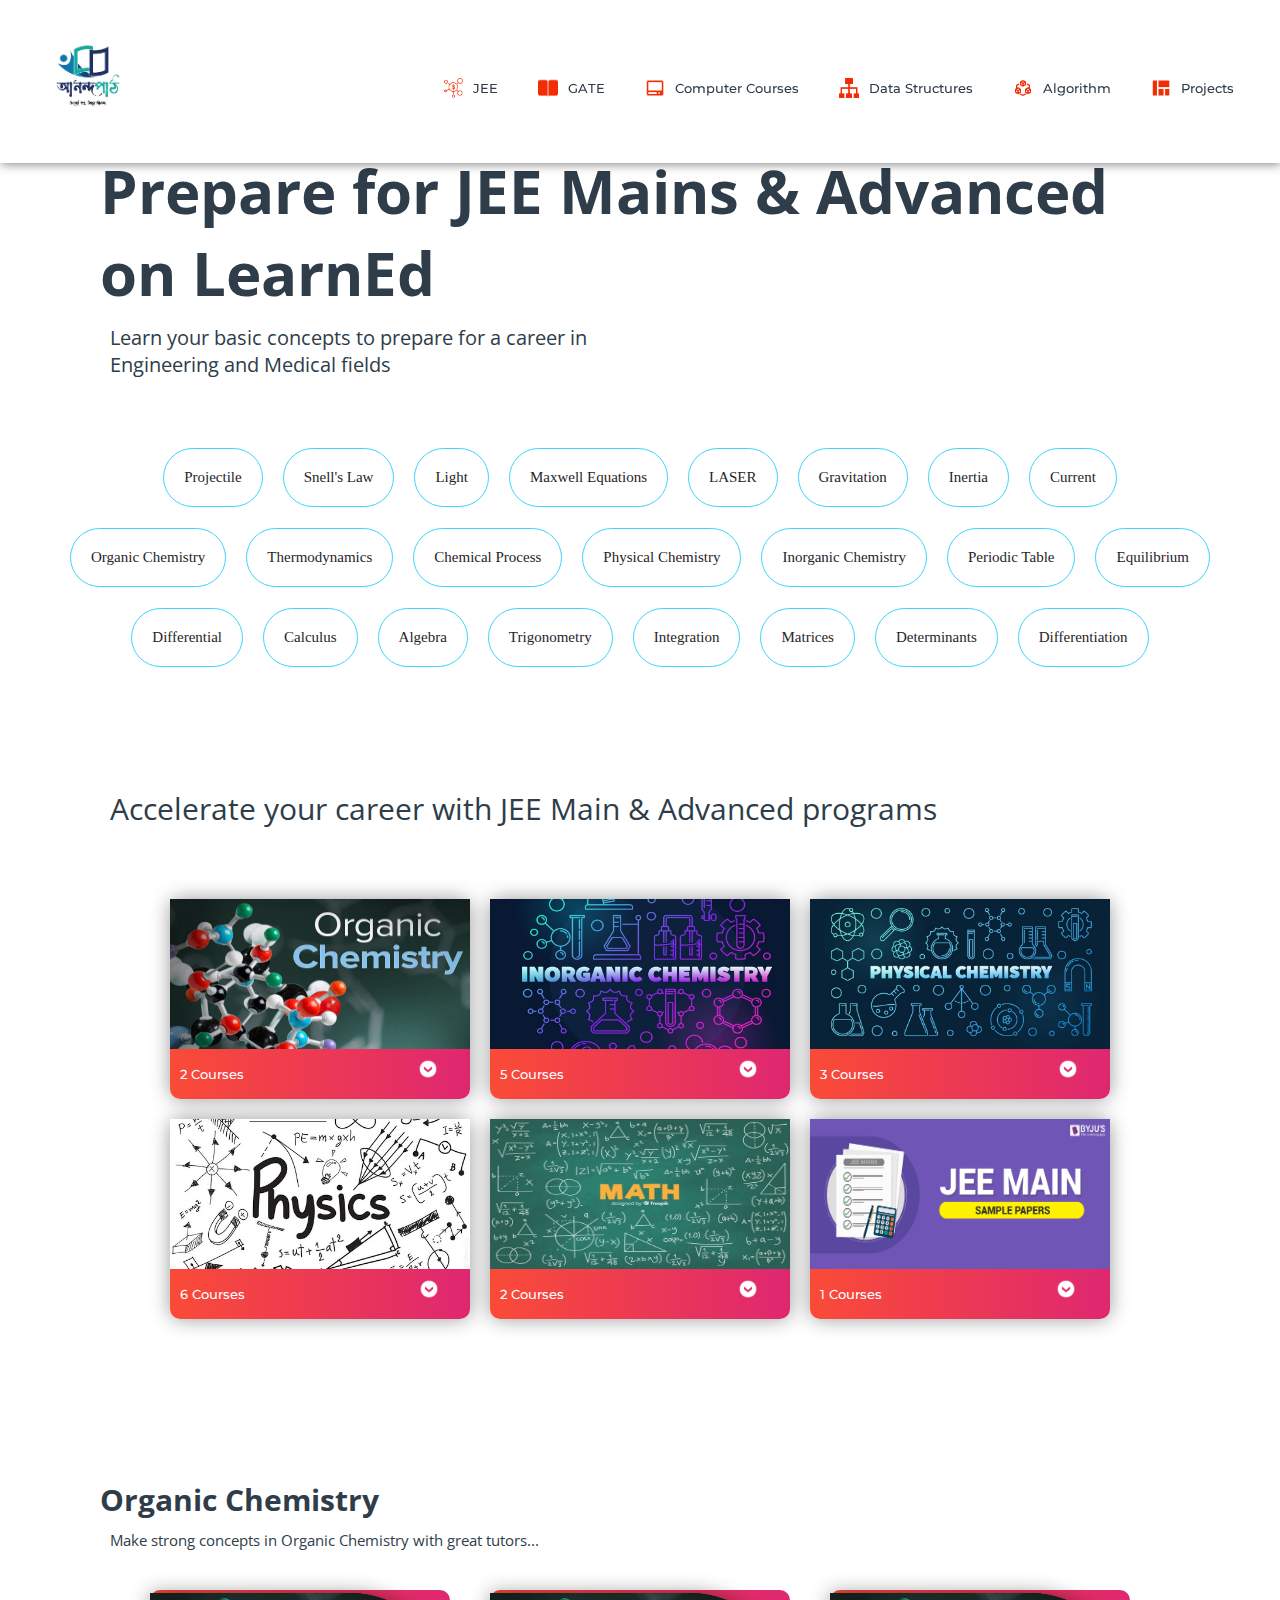
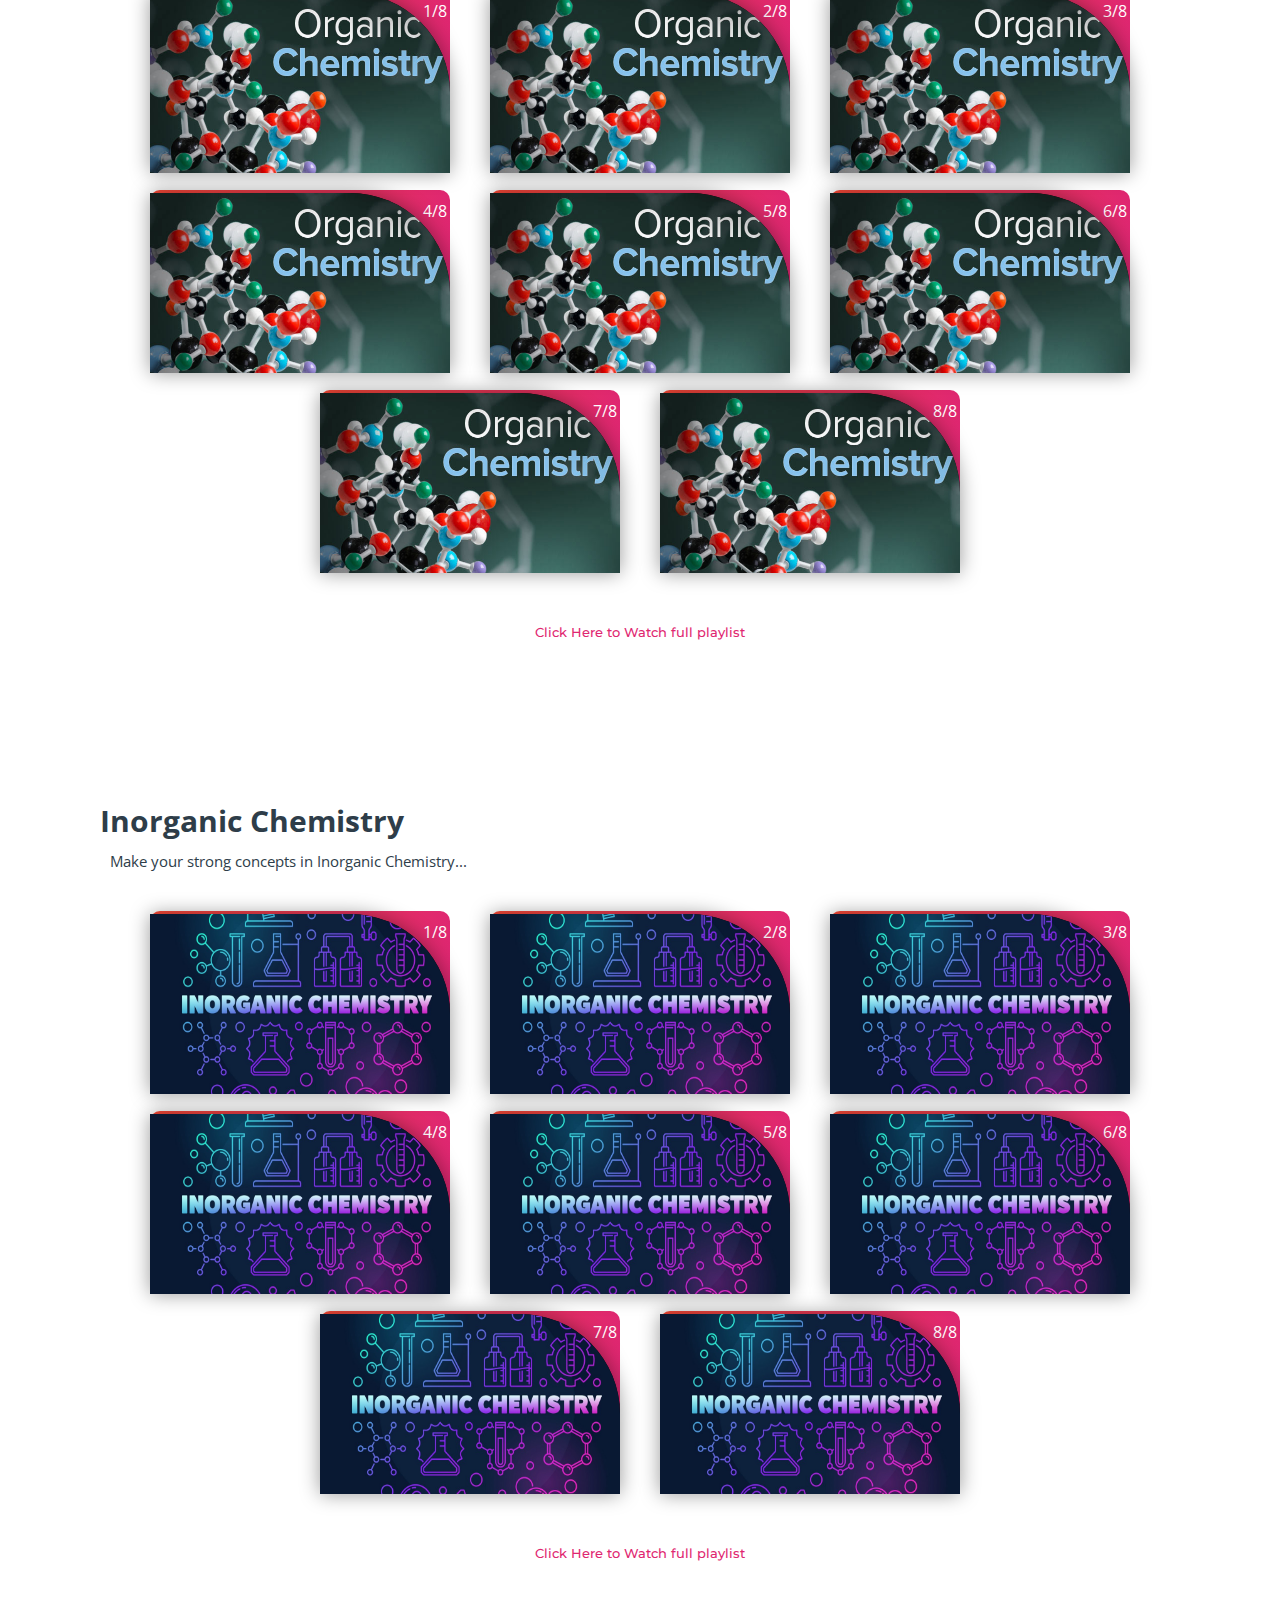
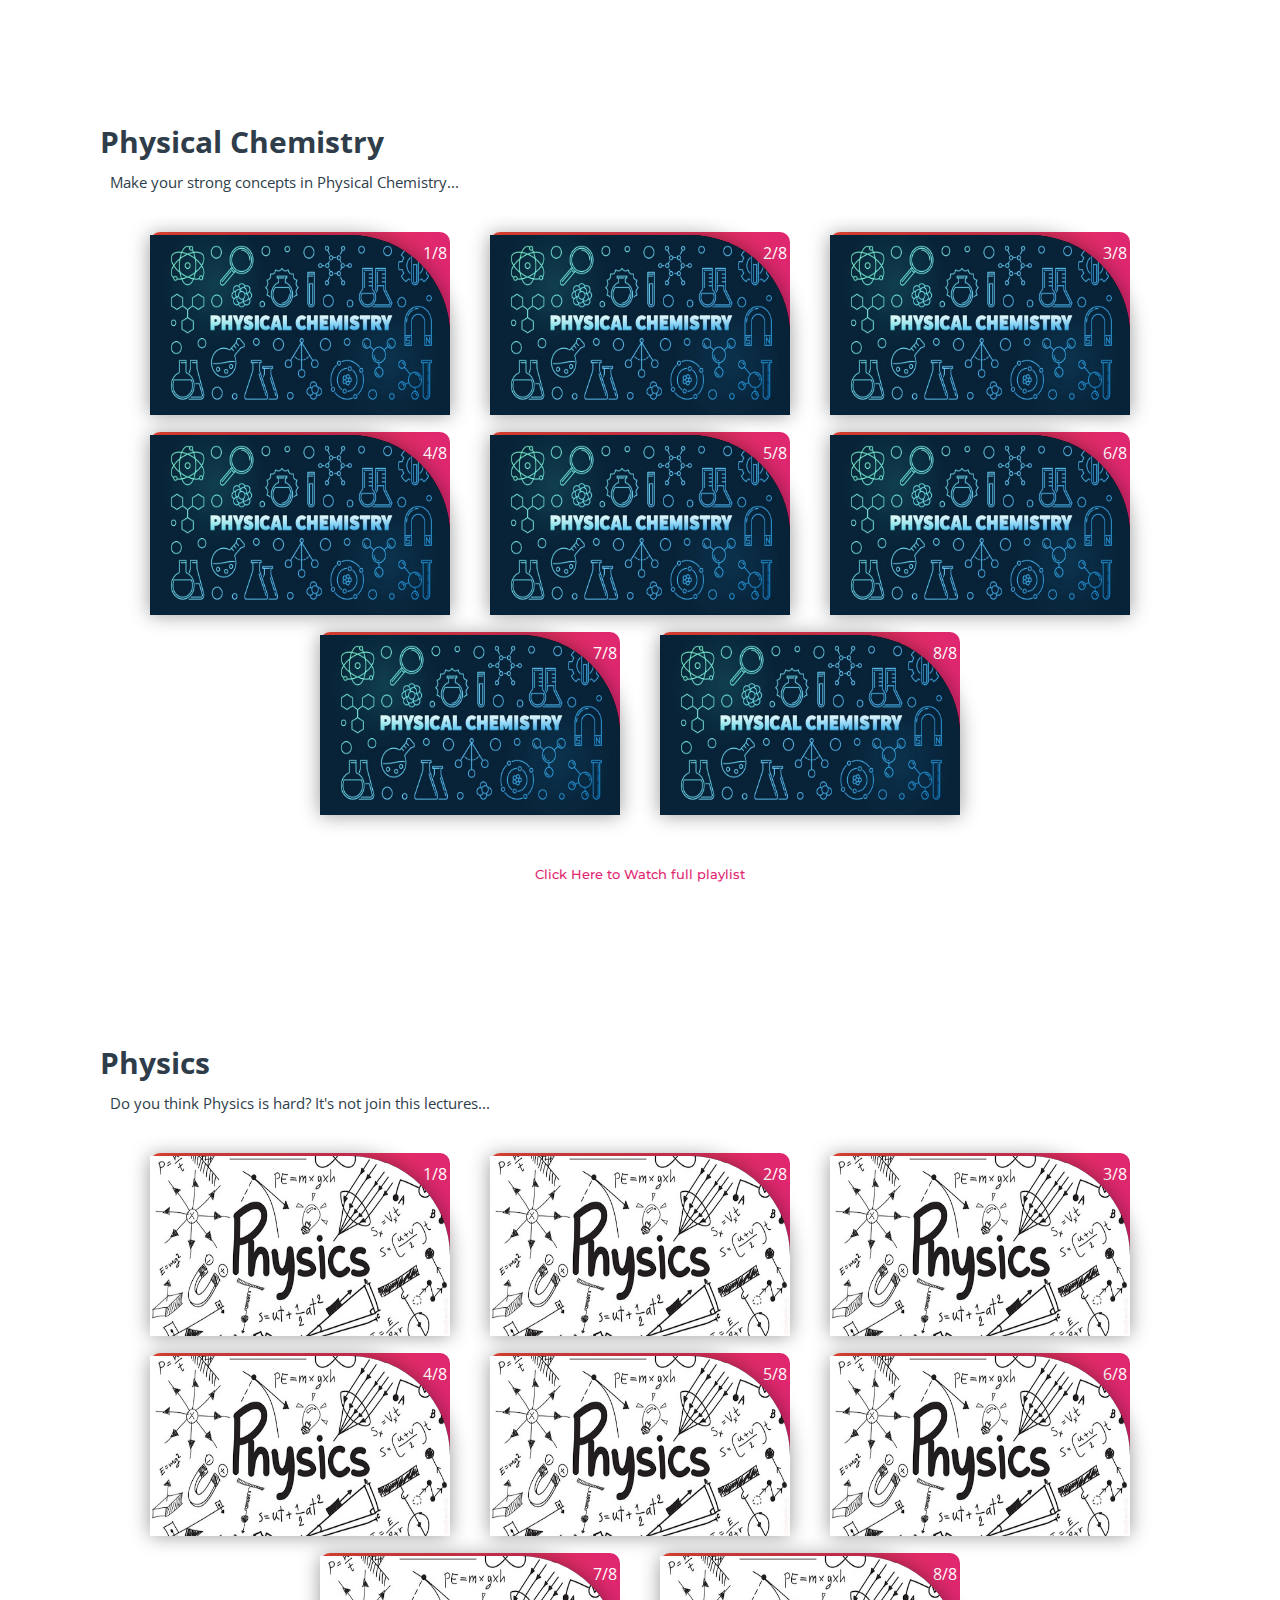
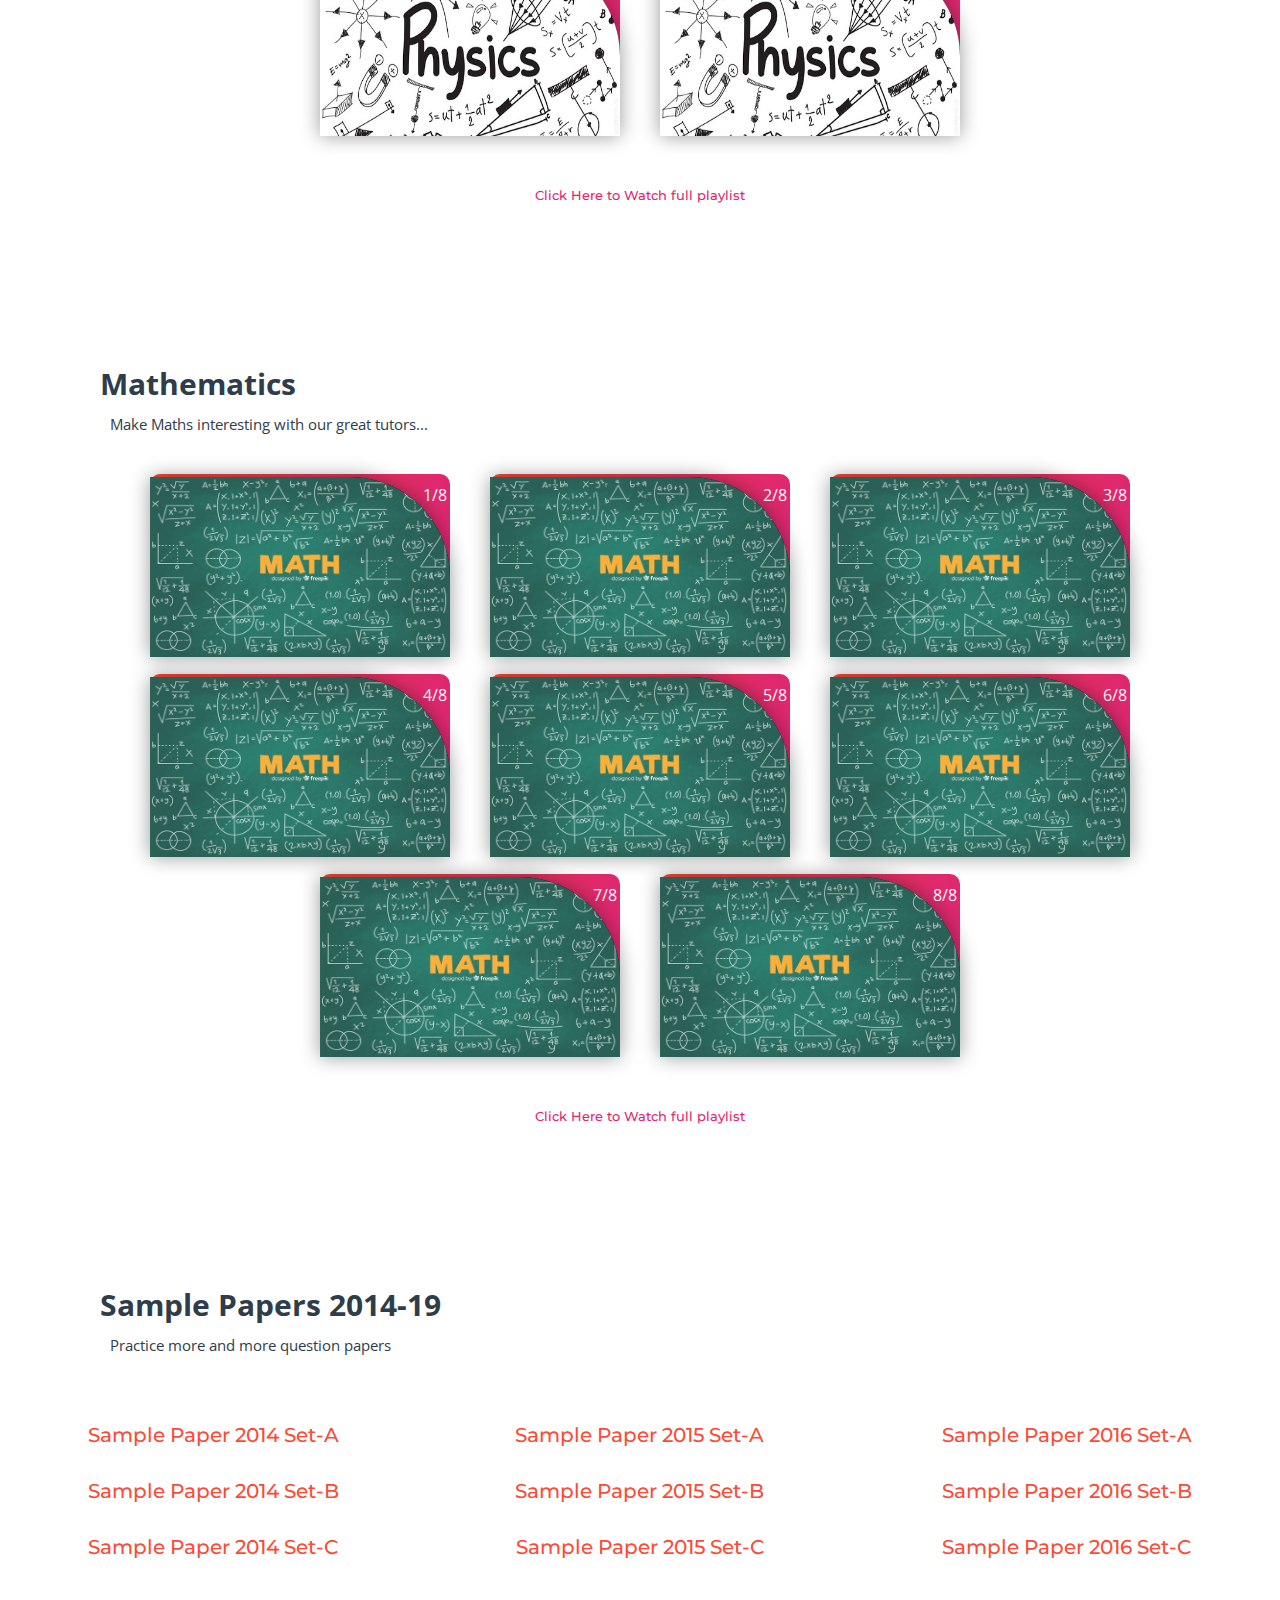
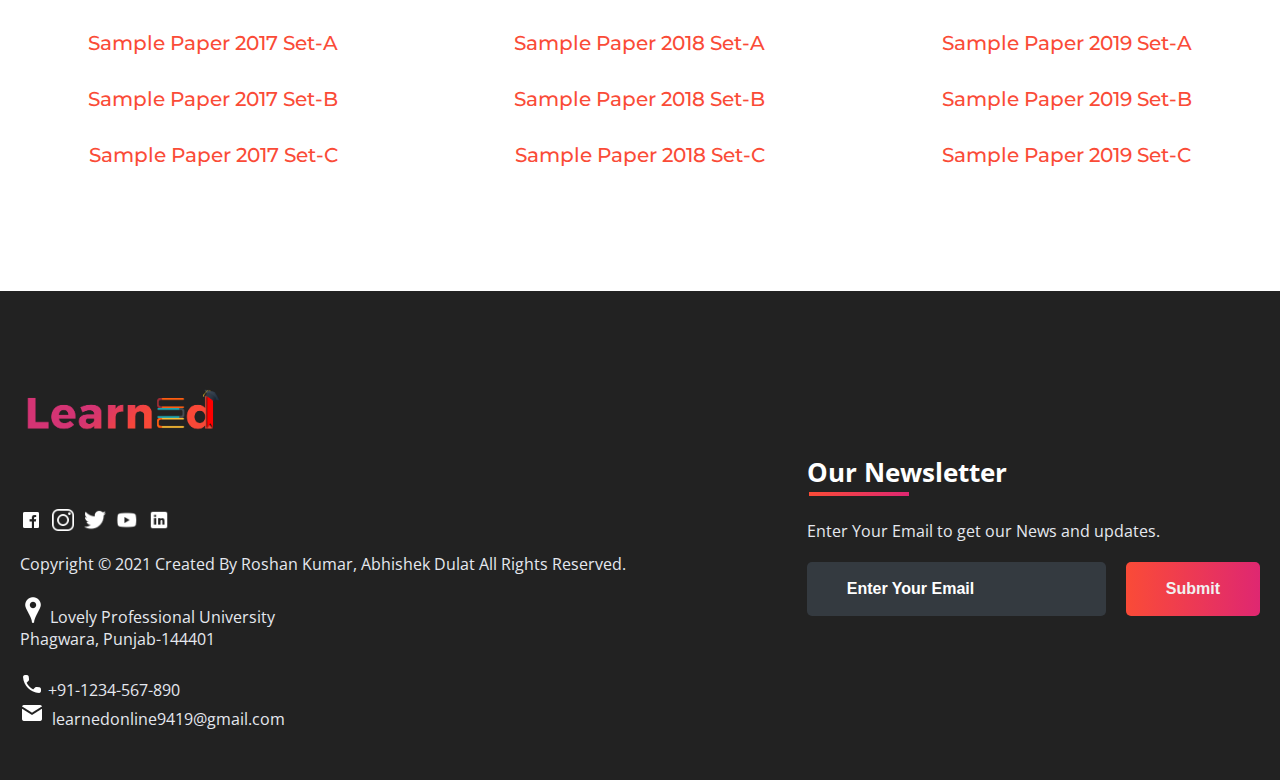
<file: subjects/jee.html>
<!DOCTYPE html>
<html>
<head>
	<link rel="shortcut icon" type="png" href="../images/icon/Logo_trans.png">
	<title>Prepare for JEE Mains & Advanced</title>
	<link rel="stylesheet" type="text/css" href="subjects.css">
	<script type="text/javascript" src="../script.js"></script>
</head>
<body>

	<!-- NAVIGATION -->
	<header>
		<div class="nav" id="nav">
			<div id="learned-logo">
			<a href="../index.html"><img src="../images/icon/apLogo.jpg" style="width: 120px;"></a></div>
			<div class="switch-tab" id="switch-tab" onclick="switchTAB()"><img src="../images/icon/menu.png"></div>
			<ul id="list-switch">
				<li><a href="#"><img src="../images/courses/d1.png" class="icon">JEE</a></li>
				<li><a href="gate.html"><img src="../images/courses/paper.png" class="icon">GATE</a></li>
				<li><a href="computer_courses.html"><img src="../images/courses/computer.png" class="icon">Computer Courses</a></li>
				<li><a href="computer_courses.html#data"><img src="../images/courses/data.png" class="icon">Data Structures</a></li>
				<li><a href="computer_courses.html#algo"><img src="../images/courses/algo.png" class="icon">Algorithm</a></li>
				<li><a href="computer_courses.html#projects"><img src="../images/courses/projects.png" class="icon">Projects</a></li>
			</ul>
			<div class="search" id="search-switch">
				<input type="text" placeholder="Search" class="srch"><button id="srchbtn"><img src="../images/icon/search.png"></button>
			</div>
		</div>
	</header>

	<div class="title">
		<span>Prepare for JEE Mains & Advanced<br>on LearnEd</span>
		<div class="shortdesc">
			<p>Learn your basic concepts to prepare for a career in<br>Engineering and Medical fields</p>
		</div>
	</div>

<!-- Quick Links -->
	<div class="course">
		<div class="cbox">
		<div class="det"><a href="https://en.wikipedia.org/wiki/Projectile" target="_blank">Projectile</a></div>
		<div class="det"><a href="https://en.wikipedia.org/wiki/Snell%27s_law" target="_blank">Snell's Law</a></div>
		<div class="det"><a href="https://en.wikipedia.org/wiki/Light" target="_blank">Light</a></div>
		<div class="det"><a href="https://en.wikipedia.org/wiki/Maxwell%27s_equations" target="_blank">Maxwell Equations</a></div>
		<div class="det"><a href="https://en.wikipedia.org/wiki/Laser" target="_blank">LASER</a></div>
		<div class="det"><a href="https://en.wikipedia.org/wiki/Gravity" target="_blank">Gravitation</a></div>
		<div class="det"><a href="https://en.wikipedia.org/wiki/Inertia" target="_blank">Inertia</a></div>
		<div class="det"><a href="https://en.wikipedia.org/wiki/Current" target="_blank">Current</a></div>
		</div>
		<div class="cbox">
		<div class="det"><a href="#organic">Organic Chemistry</a></div>
		<div class="det"><a href="https://en.wikipedia.org/wiki/Thermodynamics" target="_blank">Thermodynamics</a></div>
		<div class="det"><a href="https://en.wikipedia.org/wiki/Chemical_process" target="_blank">Chemical Process</a></div>
		<div class="det"><a href="#physical">Physical Chemistry</a></div>
		<div class="det"><a href="#inorganic">Inorganic Chemistry</a></div>
		<div class="det"><a href="https://en.wikipedia.org/wiki/Periodic_table" target="_blank">Periodic Table</a></div>
		<div class="det"><a href="https://en.wikipedia.org/wiki/Equilibrium" target="_blank">Equilibrium</a></div>
		</div>
		<div class="cbox">
		<div class="det"><a href="#math">Differential</a></div>
		<div class="det"><a href="#math">Calculus</a></div>
		<div class="det"><a href="#math">Algebra</a></div>
		<div class="det"><a href="#math">Trigonometry</a></div>
		<div class="det"><a href="#math">Integration</a></div>
		<div class="det"><a href="#math">Matrices</a></div>
		<div class="det"><a href="#math">Determinants</a></div>
		<div class="det"><a href="#math">Differentiation</a></div>
		</div>
	</div>

	<div class="inbt">
		Accelerate your career with JEE Main & Advanced programs
	</div>

<!-- COURSES AVAILABLE -->
	<div class="ccard">
	<center>
		<div class="ccardbox">
			<div class="dcard">
				<div class="fpart"><img src="../images/courses/organic.jpg"></div>
				<a href="#organic"><div class="spart">2 Courses <img src="../images/icon/dropdown.png"></div></a>
			</div>
			<div class="dcard">
				<div class="fpart"><img src="../images/courses/inorganic.jpg"></div>
				<a href="#inorganic"><div class="spart">5 Courses <img src="../images/icon/dropdown.png"></div></a>
			</div>
			<div class="dcard">
				<div class="fpart"><img src="../images/courses/physical.jpg"></div>
				<a href="#physical"><div class="spart">3 Courses <img src="../images/icon/dropdown.png"></div></a>
			</div>
		</div>
		<div class="ccardbox">
			<div class="dcard">
				<div class="fpart"><img src="../images/courses/physics.jpg"></div>
				<a href="#physics"><div class="spart">6 Courses <img src="../images/icon/dropdown.png"></div></a>
			</div>
			<div class="dcard">
				<div class="fpart"><img src="../images/courses/math.jpg"></div>
				<a href="#math"><div class="spart">2 Courses <img src="../images/icon/dropdown.png"></div></a>
			</div>
			<div class="dcard">
				<div class="fpart"><img src="../images/courses/paper-download.png"></div>
				<a href="#sample_papers"><div class="spart">1 Courses <img src="../images/icon/dropdown.png"></div></a>
			</div>
		</div>
	</center>
	</div>

<!-- VIDEOS SECTION -->
	<div class="title2" id="organic">
		<span>Organic Chemistry</span>
		<div class="shortdesc2">
			<p>Make strong concepts in Organic Chemistry with great tutors...</p>
		</div>
	</div>
	
	<center>
		<div class="ccardbox2">
			<div class="dcard2"><span class="tag" >1/8</span>
				<div class="fpart2"><img src="../images/courses/organic.jpg">
					<iframe src="https://www.youtube.com/embed/bSMx0NS0XfY" frameborder="0" allow="accelerometer; autoplay; encrypted-media; gyroscope; picture-in-picture" allowfullscreen></iframe>
				</div>
			</div>
			<div class="dcard2"><span class="tag" >2/8</span>
				<div class="fpart2"><img src="../images/courses/organic.jpg">
					<iframe src="https://www.youtube.com/embed/bSMx0NS0XfY" frameborder="0" allow="accelerometer; autoplay; encrypted-media; gyroscope; picture-in-picture" allowfullscreen></iframe>
				</div>
			</div>
			<div class="dcard2"><span class="tag" >3/8</span>
				<div class="fpart2"><img src="../images/courses/organic.jpg">
					<iframe src="https://www.youtube.com/embed/bSMx0NS0XfY" frameborder="0" allow="accelerometer; autoplay; encrypted-media; gyroscope; picture-in-picture" allowfullscreen></iframe>
				</div>
			</div>
			<div class="dcard2"><span class="tag" >4/8</span>
				<div class="fpart2"><img src="../images/courses/organic.jpg">
					<iframe src="https://www.youtube.com/embed/bSMx0NS0XfY" frameborder="0" allow="accelerometer; autoplay; encrypted-media; gyroscope; picture-in-picture" allowfullscreen></iframe>
				</div>
			</div>
		
			<div class="dcard2"><span class="tag" >5/8</span>
				<div class="fpart2"><img src="../images/courses/organic.jpg">
					<iframe src="https://www.youtube.com/embed/bSMx0NS0XfY" frameborder="0" allow="accelerometer; autoplay; encrypted-media; gyroscope; picture-in-picture" allowfullscreen></iframe>
				</div>
			</div>
			<div class="dcard2"><span class="tag" >6/8</span>
				<div class="fpart2"><img src="../images/courses/organic.jpg">
					<iframe src="https://www.youtube.com/embed/bSMx0NS0XfY" frameborder="0" allow="accelerometer; autoplay; encrypted-media; gyroscope; picture-in-picture" allowfullscreen></iframe>
				</div>
			</div>
			<div class="dcard2"><span class="tag" >7/8</span>
				<div class="fpart2"><img src="../images/courses/organic.jpg">
					<iframe src="https://www.youtube.com/embed/bSMx0NS0XfY" frameborder="0" allow="accelerometer; autoplay; encrypted-media; gyroscope; picture-in-picture" allowfullscreen></iframe>
				</div>
			</div>
			<div class="dcard2"><span class="tag" >8/8</span>
				<div class="fpart2"><img src="../images/courses/organic.jpg">
					<iframe src="https://www.youtube.com/embed/bSMx0NS0XfY" frameborder="0" allow="accelerometer; autoplay; encrypted-media; gyroscope; picture-in-picture" allowfullscreen></iframe>
				</div>
			</div>
		</div>
	</center>

<br><br>
	<div class="click-me">
		<a href="https://www.youtube.com/watch?v=bSMx0NS0XfY&list=PL8dPuuaLjXtONguuhLdVmq0HTKS0jksS4" target="_blank">Click Here to Watch full playlist</a>
	</div>

<!-- VIDEOS SECTION -->

	<div class="title2" id="inorganic">
		<span>Inorganic Chemistry</span>
		<div class="shortdesc2">
			<p>Make your strong concepts in Inorganic Chemistry...</p>
		</div>
	</div>
	<center>
		<div class="ccardbox2">
			<div class="dcard2"><span class="tag" >1/8</span>
				<div class="fpart2"><img src="../images/courses/inorganic.jpg">
					<iframe src="https://www.youtube.com/embed/2B8CRyfGLo4" frameborder="0" allow="accelerometer; autoplay; encrypted-media; gyroscope; picture-in-picture" allowfullscreen></iframe>
				</div>
			</div>
			<div class="dcard2"><span class="tag" >2/8</span>
				<div class="fpart2"><img src="../images/courses/inorganic.jpg">
					<iframe src="https://www.youtube.com/embed/2B8CRyfGLo4" frameborder="0" allow="accelerometer; autoplay; encrypted-media; gyroscope; picture-in-picture" allowfullscreen></iframe>
				</div>
			</div>
			<div class="dcard2"><span class="tag" >3/8</span>
				<div class="fpart2"><img src="../images/courses/inorganic.jpg">
					<iframe src="https://www.youtube.com/embed/2B8CRyfGLo4" frameborder="0" allow="accelerometer; autoplay; encrypted-media; gyroscope; picture-in-picture" allowfullscreen></iframe>
				</div>
			</div>
			<div class="dcard2"><span class="tag" >4/8</span>
				<div class="fpart2"><img src="../images/courses/inorganic.jpg">
					<iframe src="https://www.youtube.com/embed/2B8CRyfGLo4" frameborder="0" allow="accelerometer; autoplay; encrypted-media; gyroscope; picture-in-picture" allowfullscreen></iframe>
				</div>
			</div>
		
			<div class="dcard2"><span class="tag" >5/8</span>
				<div class="fpart2"><img src="../images/courses/inorganic.jpg">
					<iframe src="https://www.youtube.com/embed/2B8CRyfGLo4" frameborder="0" allow="accelerometer; autoplay; encrypted-media; gyroscope; picture-in-picture" allowfullscreen></iframe>
				</div>
			</div>
			<div class="dcard2"><span class="tag" >6/8</span>
				<div class="fpart2"><img src="../images/courses/inorganic.jpg">
					<iframe src="https://www.youtube.com/embed/2B8CRyfGLo4" frameborder="0" allow="accelerometer; autoplay; encrypted-media; gyroscope; picture-in-picture" allowfullscreen></iframe>
				</div>
			</div>
			<div class="dcard2"><span class="tag" >7/8</span>
				<div class="fpart2"><img src="../images/courses/inorganic.jpg">
					<iframe src="https://www.youtube.com/embed/2B8CRyfGLo4" frameborder="0" allow="accelerometer; autoplay; encrypted-media; gyroscope; picture-in-picture" allowfullscreen></iframe>
				</div>
			</div>
			<div class="dcard2"><span class="tag" >8/8</span>
				<div class="fpart2"><img src="../images/courses/inorganic.jpg">
					<iframe src="https://www.youtube.com/embed/Iuo9PpGE04Y" frameborder="0" allow="accelerometer; autoplay; encrypted-media; gyroscope; picture-in-picture" allowfullscreen></iframe>
				</div>
			</div>
		</div>
	</center>
<br><br>
	<div class="click-me">
		<a href="https://www.youtube.com/watch?v=2B8CRyfGLo4" target="_blank">Click Here to Watch full playlist</a>
	</div>

<!-- VIDEOS SECTION -->

	<div class="title2" id="physical">
		<span>Physical Chemistry</span>
		<div class="shortdesc2">
			<p>Make your strong concepts in Physical Chemistry...</p>
		</div>
	</div>
	<center>
		<div class="ccardbox2">
			<div class="dcard2"><span class="tag" >1/8</span>
				<div class="fpart2"><img src="../images/courses/physical.jpg">
					<iframe src="https://www.youtube.com/embed/2y4cf47I21A" frameborder="0" allow="accelerometer; autoplay; encrypted-media; gyroscope; picture-in-picture" allowfullscreen></iframe>
				</div>
			</div>
			<div class="dcard2"><span class="tag" >2/8</span>
				<div class="fpart2"><img src="../images/courses/physical.jpg">
					<iframe src="https://www.youtube.com/embed/2y4cf47I21A" frameborder="0" allow="accelerometer; autoplay; encrypted-media; gyroscope; picture-in-picture" allowfullscreen></iframe>
				</div>
			</div>
			<div class="dcard2"><span class="tag" >3/8</span>
				<div class="fpart2"><img src="../images/courses/physical.jpg">
					<iframe src="https://www.youtube.com/embed/2y4cf47I21A" frameborder="0" allow="accelerometer; autoplay; encrypted-media; gyroscope; picture-in-picture" allowfullscreen></iframe>
				</div>
			</div>
			<div class="dcard2"><span class="tag" >4/8</span>
				<div class="fpart2"><img src="../images/courses/physical.jpg">
					<iframe src="https://www.youtube.com/embed/2y4cf47I21A" frameborder="0" allow="accelerometer; autoplay; encrypted-media; gyroscope; picture-in-picture" allowfullscreen></iframe>
				</div>
			</div>
		
			<div class="dcard2"><span class="tag" >5/8</span>
				<div class="fpart2"><img src="../images/courses/physical.jpg">
					<iframe src="https://www.youtube.com/embed/2y4cf47I21A" frameborder="0" allow="accelerometer; autoplay; encrypted-media; gyroscope; picture-in-picture" allowfullscreen></iframe>
				</div>
			</div>
			<div class="dcard2"><span class="tag" >6/8</span>
				<div class="fpart2"><img src="../images/courses/physical.jpg">
					<iframe src="https://www.youtube.com/embed/2y4cf47I21A" frameborder="0" allow="accelerometer; autoplay; encrypted-media; gyroscope; picture-in-picture" allowfullscreen></iframe>
				</div>
			</div>
			<div class="dcard2"><span class="tag" >7/8</span>
				<div class="fpart2"><img src="../images/courses/physical.jpg">
					<iframe src="https://www.youtube.com/embed/2y4cf47I21A" frameborder="0" allow="accelerometer; autoplay; encrypted-media; gyroscope; picture-in-picture" allowfullscreen></iframe>
				</div>
			</div>
			<div class="dcard2"><span class="tag" >8/8</span>
				<div class="fpart2"><img src="../images/courses/physical.jpg">
					<iframe src="https://www.youtube.com/embed/2y4cf47I21A" frameborder="0" allow="accelerometer; autoplay; encrypted-media; gyroscope; picture-in-picture" allowfullscreen></iframe>
				</div>
			</div>
		</div>
	</center>
<br><br>
	<div class="click-me">
		<a href="https://youtu.be/2y4cf47I21A" target="_blank">Click Here to Watch full playlist</a>
	</div>


<!-- VIDEOS SECTION -->

	<div class="title2" id="physics">
		<span>Physics</span>
		<div class="shortdesc2">
			<p>Do you think Physics is hard? It's not join this lectures...</p>
		</div>
	</div>
	<center>
		<div class="ccardbox2">
			<div class="dcard2"><span class="tag" >1/8</span>
				<div class="fpart2"><img src="../images/courses/physics.jpg">
					<iframe src="https://www.youtube.com/embed/FYE0YYuAyu0" frameborder="0" allow="accelerometer; autoplay; encrypted-media; gyroscope; picture-in-picture" allowfullscreen></iframe>
				</div>
			</div>
			<div class="dcard2"><span class="tag" >2/8</span>
				<div class="fpart2"><img src="../images/courses/physics.jpg">
					<iframe src="https://www.youtube.com/embed/FYE0YYuAyu0" frameborder="0" allow="accelerometer; autoplay; encrypted-media; gyroscope; picture-in-picture" allowfullscreen></iframe>
				</div>
			</div>
			<div class="dcard2"><span class="tag" >3/8</span>
				<div class="fpart2"><img src="../images/courses/physics.jpg">
					<iframe src="https://www.youtube.com/embed/FYE0YYuAyu0" frameborder="0" allow="accelerometer; autoplay; encrypted-media; gyroscope; picture-in-picture" allowfullscreen></iframe>
				</div>
			</div>
			<div class="dcard2"><span class="tag" >4/8</span>
				<div class="fpart2"><img src="../images/courses/physics.jpg">
					<iframe src="https://www.youtube.com/embed/FYE0YYuAyu0" frameborder="0" allow="accelerometer; autoplay; encrypted-media; gyroscope; picture-in-picture" allowfullscreen></iframe>
				</div>
			</div>
		
			<div class="dcard2"><span class="tag" >5/8</span>
				<div class="fpart2"><img src="../images/courses/physics.jpg">
					<iframe src="https://www.youtube.com/embed/FYE0YYuAyu0" frameborder="0" allow="accelerometer; autoplay; encrypted-media; gyroscope; picture-in-picture" allowfullscreen></iframe>
				</div>
			</div>
			<div class="dcard2"><span class="tag" >6/8</span>
				<div class="fpart2"><img src="../images/courses/physics.jpg">
					<iframe src="https://www.youtube.com/embed/FYE0YYuAyu0" frameborder="0" allow="accelerometer; autoplay; encrypted-media; gyroscope; picture-in-picture" allowfullscreen></iframe>
				</div>
			</div>
			<div class="dcard2"><span class="tag" >7/8</span>
				<div class="fpart2"><img src="../images/courses/physics.jpg">
					<iframe src="https://www.youtube.com/embed/FYE0YYuAyu0" frameborder="0" allow="accelerometer; autoplay; encrypted-media; gyroscope; picture-in-picture" allowfullscreen></iframe>
				</div>
			</div>
			<div class="dcard2"><span class="tag" >8/8</span>
				<div class="fpart2"><img src="../images/courses/physics.jpg">
					<iframe src="https://www.youtube.com/embed/FYE0YYuAyu0" frameborder="0" allow="accelerometer; autoplay; encrypted-media; gyroscope; picture-in-picture" allowfullscreen></iframe>
				</div>
			</div>
		</div>
	</center>
<br><br>
	<div class="click-me">
		<a href="https://youtu.be/FYE0YYuAyu0" target="_blank">Click Here to Watch full playlist</a>
	</div>

<!-- VIDEOS SECTION -->

	<div class="title2" id="math">
		<span>Mathematics</span>
		<div class="shortdesc2">
			<p>Make Maths interesting with our great tutors...</p>
		</div>
	</div>
	<center>
		<div class="ccardbox2">
			<div class="dcard2"><span class="tag" >1/8</span>
				<div class="fpart2"><img src="../images/courses/math.jpg">
					<iframe src="https://www.youtube.com/embed/xxGyTHWrHZg" frameborder="0" allow="accelerometer; autoplay; encrypted-media; gyroscope; picture-in-picture" allowfullscreen></iframe>
				</div>
			</div>
			<div class="dcard2"><span class="tag" >2/8</span>
				<div class="fpart2"><img src="../images/courses/math.jpg">
					<iframe src="https://www.youtube.com/embed/xxGyTHWrHZg" frameborder="0" allow="accelerometer; autoplay; encrypted-media; gyroscope; picture-in-picture" allowfullscreen></iframe>
				</div>
			</div>
			<div class="dcard2"><span class="tag" >3/8</span>
				<div class="fpart2"><img src="../images/courses/math.jpg">
					<iframe src="https://www.youtube.com/embed/xxGyTHWrHZg" frameborder="0" allow="accelerometer; autoplay; encrypted-media; gyroscope; picture-in-picture" allowfullscreen></iframe>
				</div>
			</div>
			<div class="dcard2"><span class="tag" >4/8</span>
				<div class="fpart2"><img src="../images/courses/math.jpg">
					<iframe src="https://www.youtube.com/embed/xxGyTHWrHZg" frameborder="0" allow="accelerometer; autoplay; encrypted-media; gyroscope; picture-in-picture" allowfullscreen></iframe>
				</div>
			</div>
		
			<div class="dcard2"><span class="tag" >5/8</span>
				<div class="fpart2"><img src="../images/courses/math.jpg">
					<iframe src="https://www.youtube.com/embed/xxGyTHWrHZg" frameborder="0" allow="accelerometer; autoplay; encrypted-media; gyroscope; picture-in-picture" allowfullscreen></iframe>
				</div>
			</div>
			<div class="dcard2"><span class="tag" >6/8</span>
				<div class="fpart2"><img src="../images/courses/math.jpg">
					<iframe src="https://www.youtube.com/embed/xxGyTHWrHZg" frameborder="0" allow="accelerometer; autoplay; encrypted-media; gyroscope; picture-in-picture" allowfullscreen></iframe>
				</div>
			</div>
			<div class="dcard2"><span class="tag" >7/8</span>
				<div class="fpart2"><img src="../images/courses/math.jpg">
					<iframe src="https://www.youtube.com/embed/xxGyTHWrHZg" frameborder="0" allow="accelerometer; autoplay; encrypted-media; gyroscope; picture-in-picture" allowfullscreen></iframe>
				</div>
			</div>
			<div class="dcard2"><span class="tag" >8/8</span>
				<div class="fpart2"><img src="../images/courses/math.jpg">
					<iframe src="https://www.youtube.com/embed/xxGyTHWrHZg" frameborder="0" allow="accelerometer; autoplay; encrypted-media; gyroscope; picture-in-picture" allowfullscreen></iframe>
				</div>
			</div>
		</div>
	</center>

<br><br>
	<div class="click-me">
		<a href="https://youtu.be/xxGyTHWrHZg" target="_blank">Click Here to Watch full playlist</a>
	</div>


<!-- SAMPLE PAPERS -->
	<div class="title2" id="sample_papers">
		<span>Sample Papers 2014-19</span>
		<div class="shortdesc2">
			<p>Practice more and more question papers</p>
		</div>
	</div>

	<div class="sample">
		<ul>
			<li><a href="../samplePapers/p1.pdf" target="_blank">Sample Paper 2014 Set-A</a></li>
			<li><a href="../samplePapers/p1.pdf" target="_blank">Sample Paper 2014 Set-B</a></li>
			<li><a href="../samplePapers/p1.pdf" target="_blank">Sample Paper 2014 Set-C</a></li>
		</ul>
		<ul>
			<li><a href="../samplePapers/p1.pdf" target="_blank">Sample Paper 2015 Set-A</a></li>
			<li><a href="../samplePapers/p1.pdf" target="_blank">Sample Paper 2015 Set-B</a></li>
			<li><a href="../samplePapers/p1.pdf" target="_blank">Sample Paper 2015 Set-C</a></li>
		</ul>
		<ul>
			<li><a href="../samplePapers/p1.pdf" target="_blank">Sample Paper 2016 Set-A</a></li>
			<li><a href="../samplePapers/p1.pdf" target="_blank">Sample Paper 2016 Set-B</a></li>
			<li><a href="../samplePapers/p1.pdf" target="_blank">Sample Paper 2016 Set-C</a></li>
		</ul>
	</div>
	<div class="sample lastSample">
		<ul>
			<li><a href="../samplePapers/p1.pdf" target="_blank">Sample Paper 2017 Set-A</a></li>
			<li><a href="../samplePapers/p1.pdf" target="_blank">Sample Paper 2017 Set-B</a></li>
			<li><a href="../samplePapers/p1.pdf" target="_blank">Sample Paper 2017 Set-C</a></li>
		</ul>
		<ul>
			<li><a href="../samplePapers/p1.pdf" target="_blank">Sample Paper 2018 Set-A</a></li>
			<li><a href="../samplePapers/p1.pdf" target="_blank">Sample Paper 2018 Set-B</a></li>
			<li><a href="../samplePapers/p1.pdf" target="_blank">Sample Paper 2018 Set-C</a></li>
		</ul>
		<ul>
			<li><a href="../samplePapers/p1.pdf" target="_blank">Sample Paper 2019 Set-A</a></li>
			<li><a href="../samplePapers/p1.pdf" target="_blank">Sample Paper 2019 Set-B</a></li>
			<li><a href="../samplePapers/p1.pdf" target="_blank">Sample Paper 2019 Set-C</a></li>
		</ul>
	</div>

<!-- FOOTER -->
<footer>
	<div class="footer-container">
		<div class="left-col">
			<img src="../images/icon/logo - Copy.png" style="width: 200px;">
			<div class="logo"></div>
			<div class="social-media">
				<a href="#"><img src="../images/icon\fb.png"></a>
				<a href="#"><img src="../images/icon\insta.png"></a>
				<a href="#"><img src="../images/icon\tt.png"></a>
				<a href="#"><img src="../images/icon\ytube.png"></a>
				<a href="#"><img src="../images/icon\linkedin.png"></a>
			</div><br><br>
			<p class="rights-text">Copyright © 2021 Created By Roshan Kumar, Abhishek Dulat All Rights Reserved.</p>
			<br><p><img src="../images/icon/location.png"> Lovely Professional University<br>Phagwara, Punjab-144401</p><br>
			<p><img src="../images/icon/phone.png"> +91-1234-567-890<br><img src="../images/icon/mail.png">&nbsp; learnedonline9419@gmail.com</p>
		</div>
		<div class="right-col">
			<h1 style="color: #fff">Our Newsletter</h1>
			<div class="border"></div><br>
			<p>Enter Your Email to get our News and updates.</p>
			<form class="newsletter-form">
				<input class="txtb" type="email" placeholder="Enter Your Email">
				<input class="btn" type="submit" value="Submit">
			</form>
		</div>
	</div>
</footer>

</body>
</html>
</file>
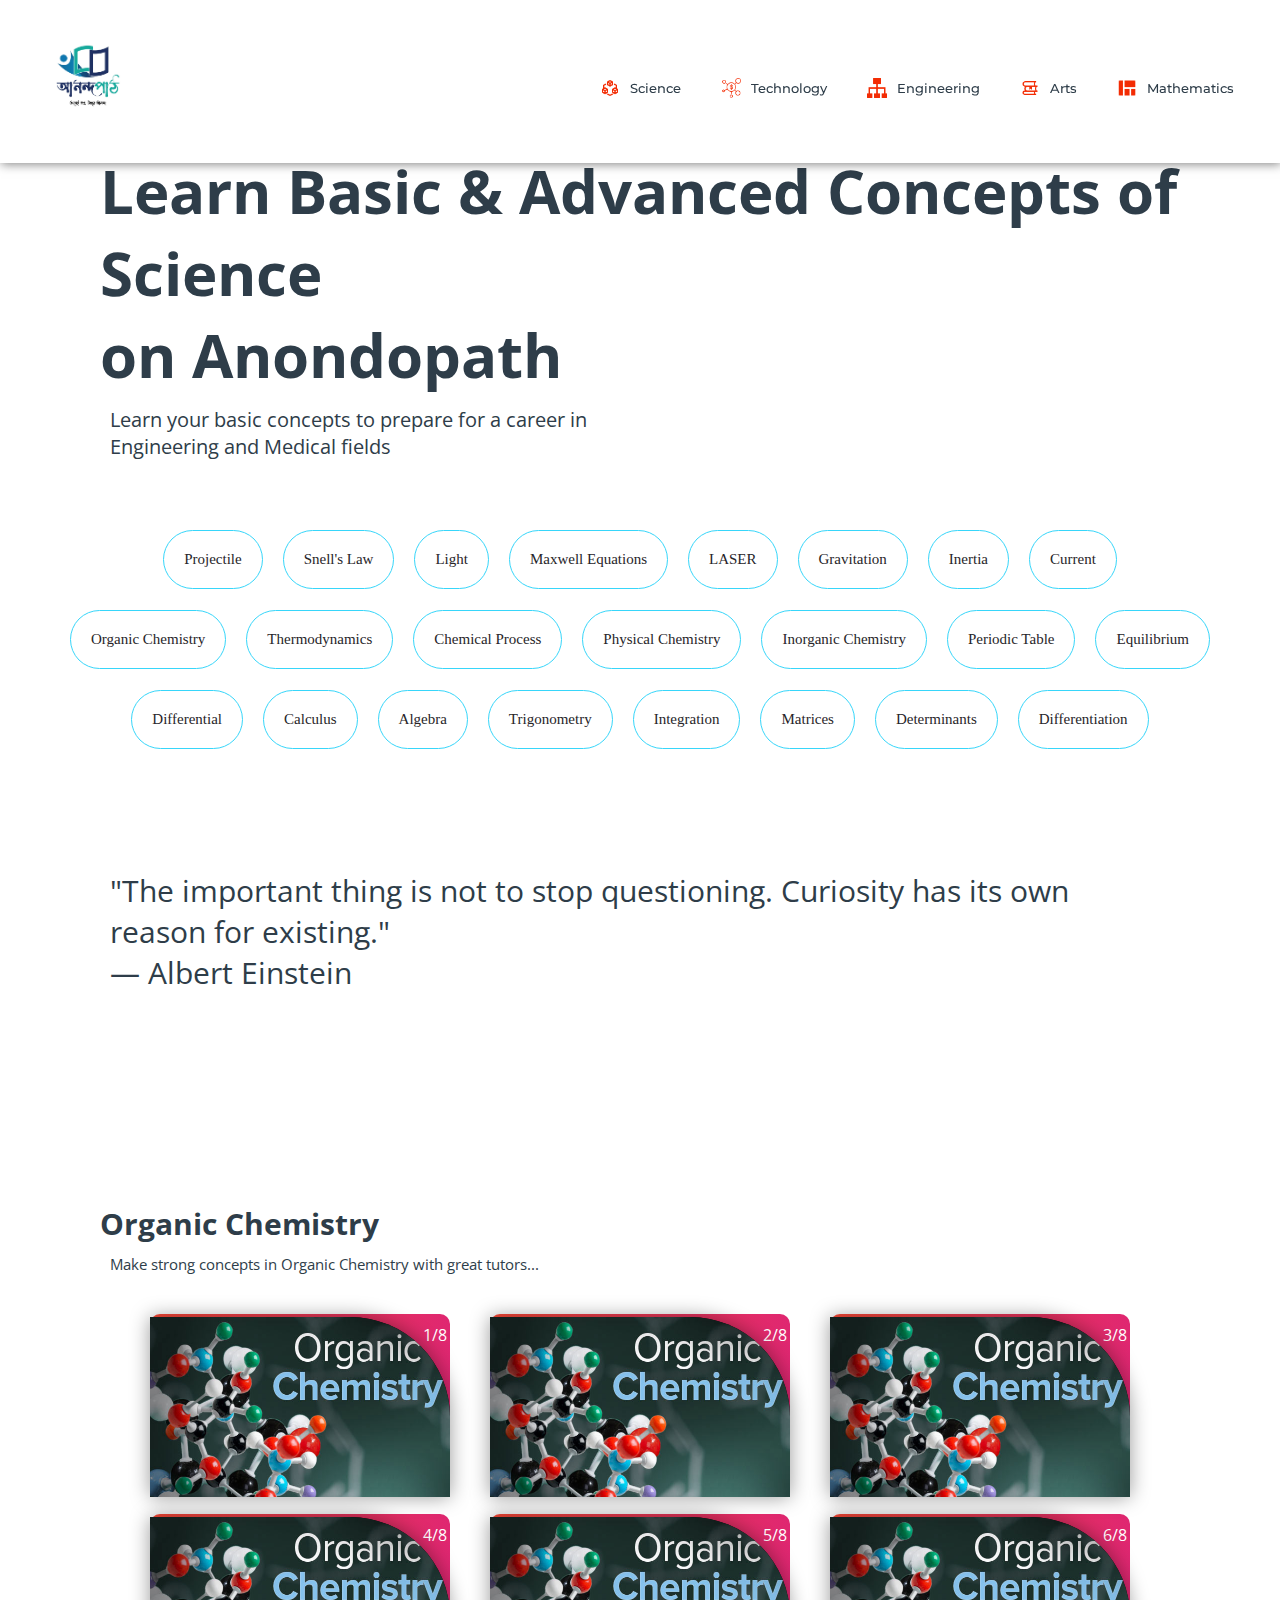
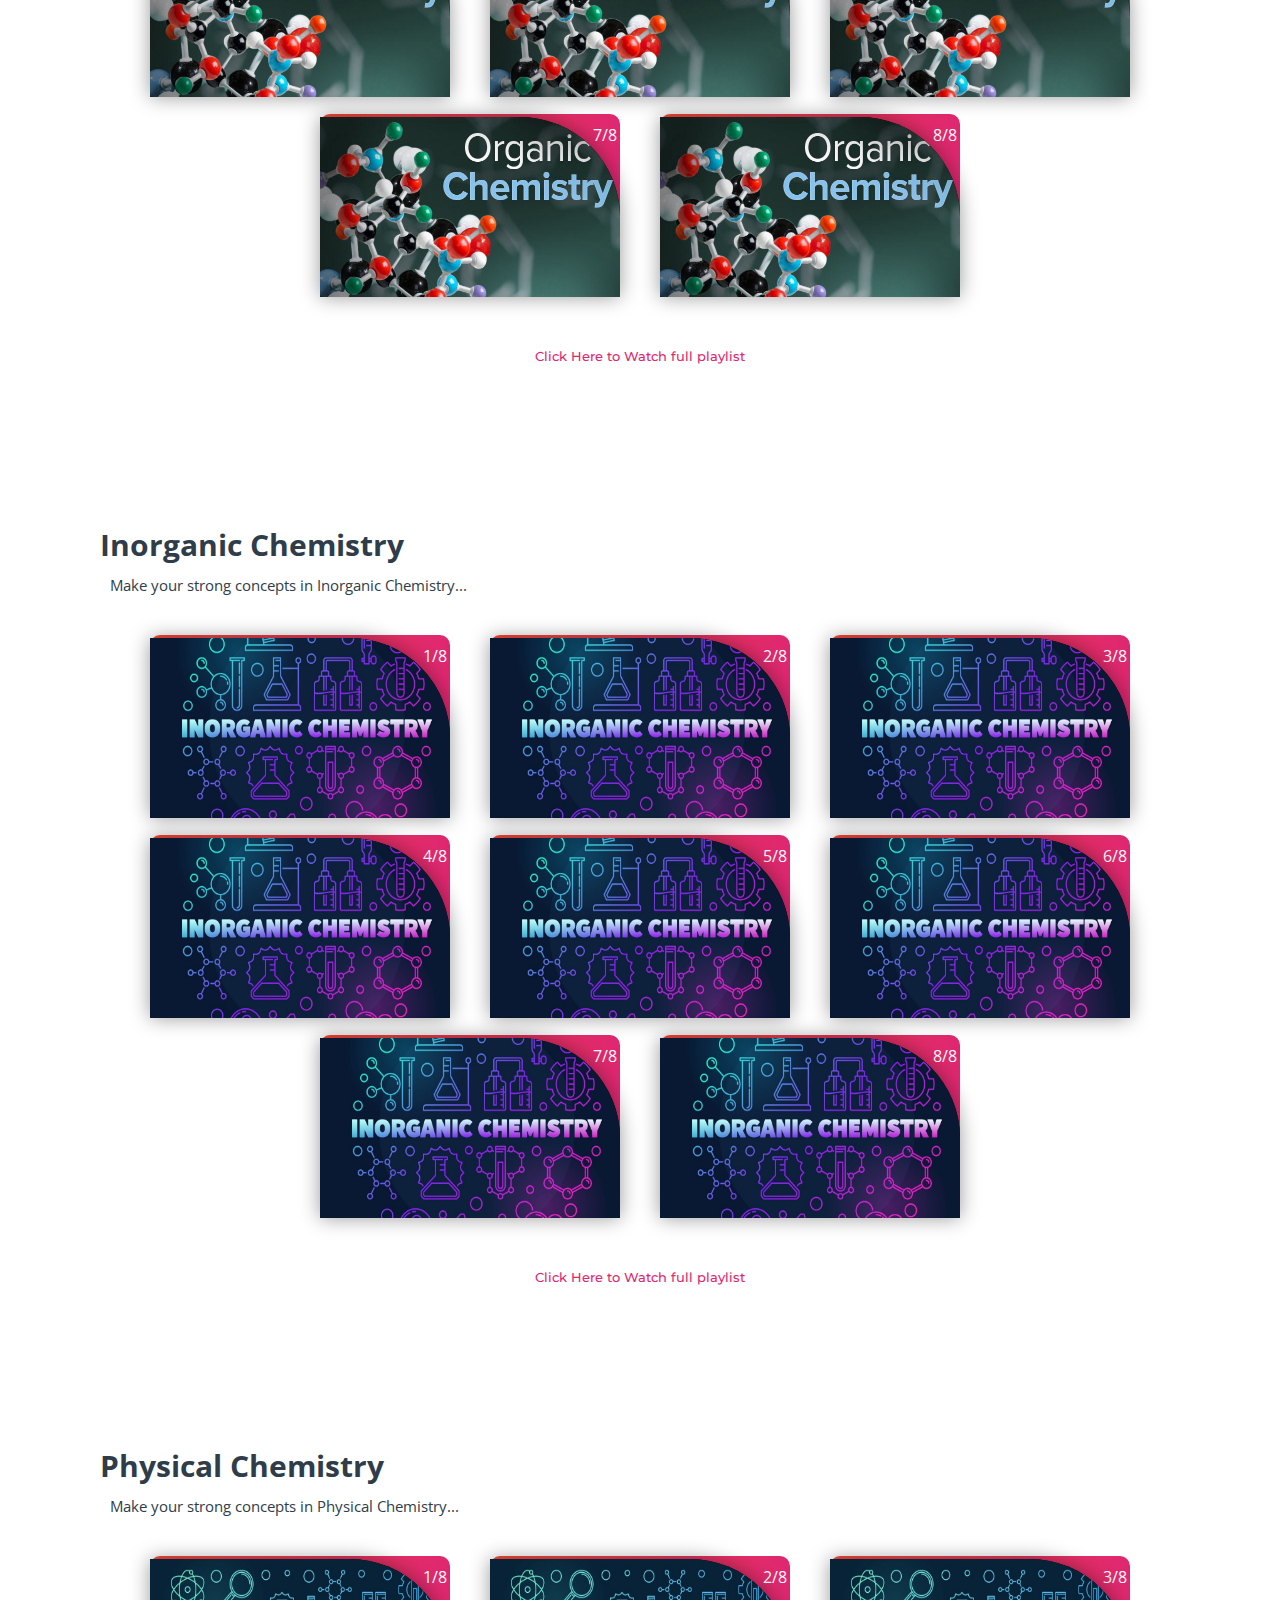
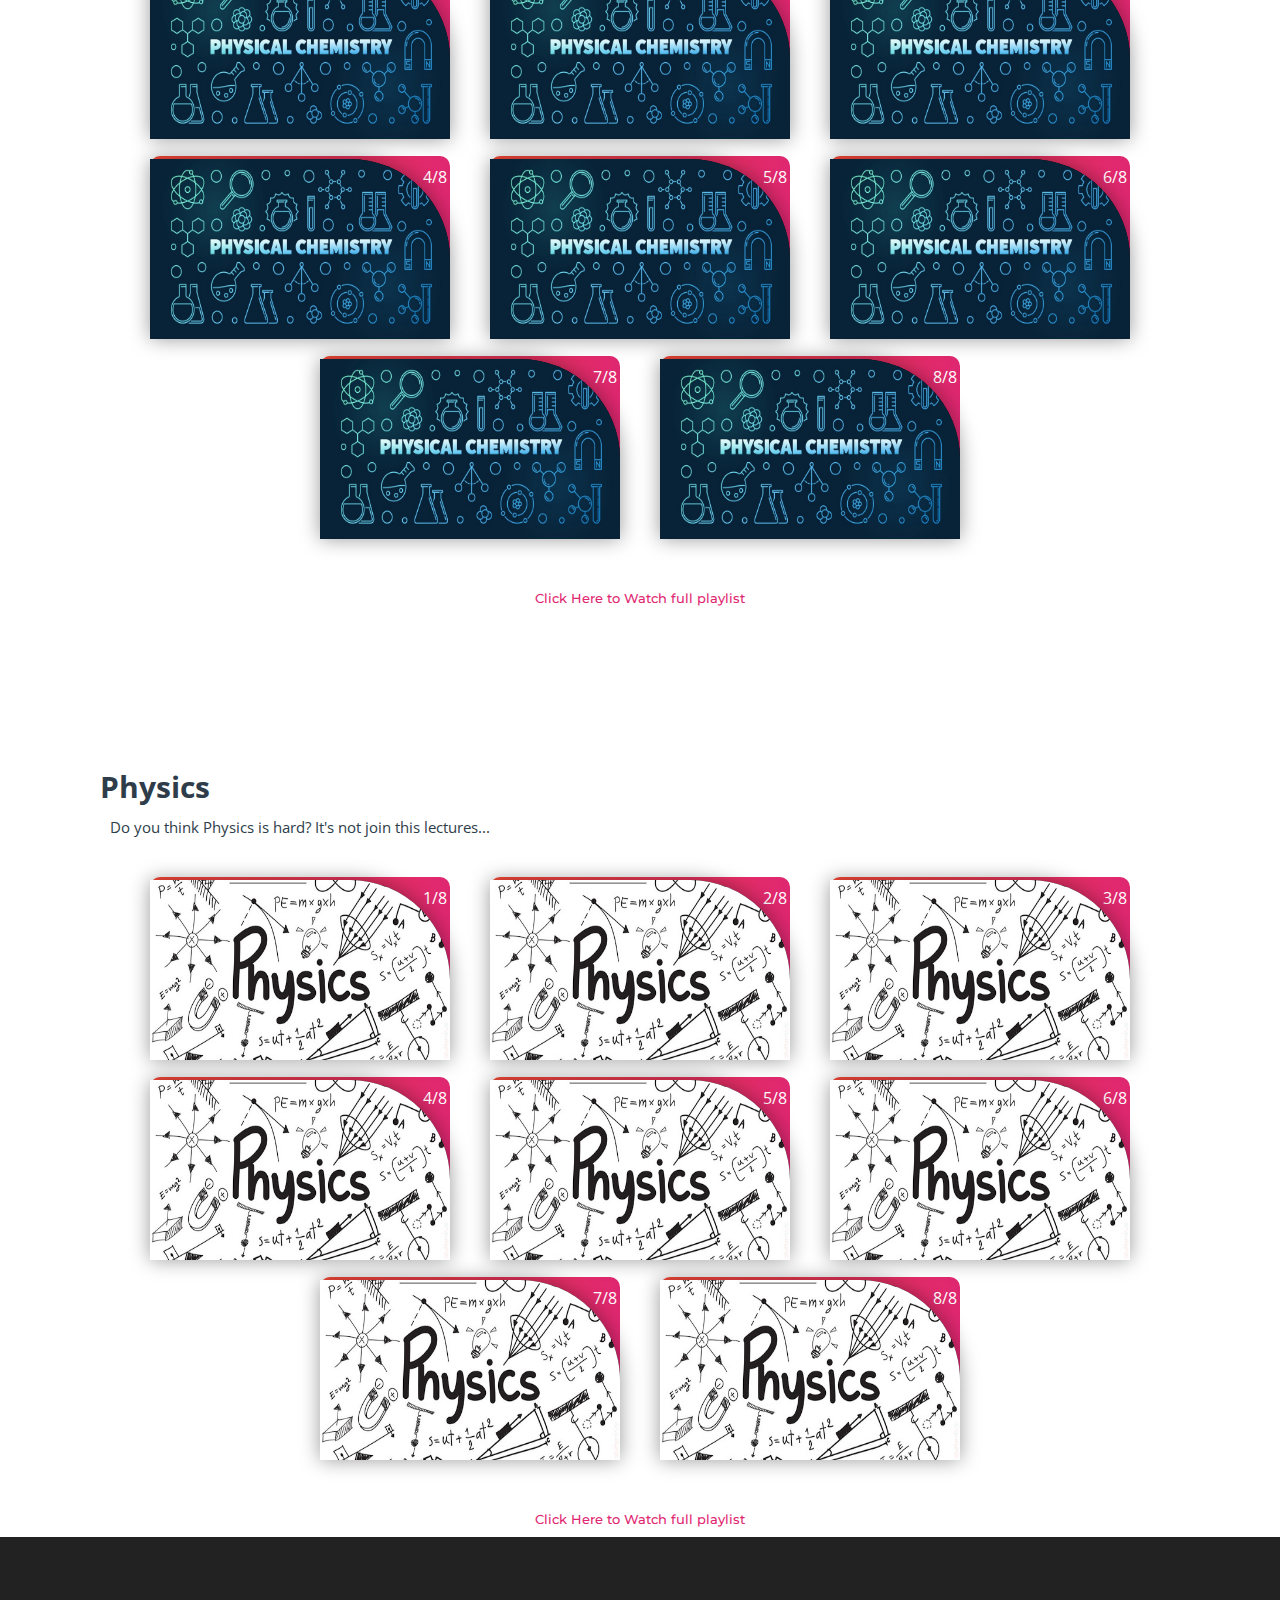
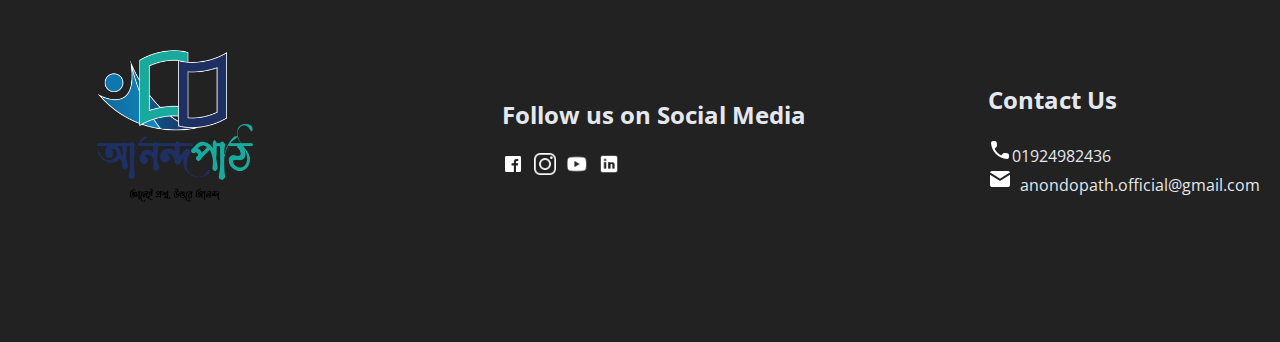
<file: subjects/mathematics.html>
<!DOCTYPE html>
<html>

<head>
    <link rel="shortcut icon" type="png" href="../images/icon/Logo_trans.png">
    <link rel="stylesheet" type="text/css" href="subjects.css">
    <script type="text/javascript" src="../script.js"></script>
</head>

<body>

    <!-- NAVIGATION -->
    <header>
        <div class="nav" id="nav">
            <div id="learned-logo">
                <a href="../index.html"><img src="../images/icon/apLogo.jpg" style="width: 120px;"></a>
            </div>
            <div class="switch-tab" id="switch-tab" onclick="switchTAB()"><img src="../images/icon/menu.png"></div>
            <ul id="list-switch">
                <li><a href="science.html"><img src="../images/courses/algo.png" class="icon">Science</a></li>
                <li><a href="technology.html"><img src="../images/courses/d1.png" class="icon">Technology</a></li>
                <li><a href="engineering.html"><img src="../images/courses/data.png" class="icon">Engineering</a></li>
                <li><a href="arts.html"><img src="../images/courses/book.png" class="icon">Arts</a></li>
                <li><a href="mathematics.html"><img src="../images/courses/projects.png" class="icon">Mathematics</a>
                </li>
            </ul>
            <div class="search" id="search-switch">
                <input type="text" placeholder="Search" class="srch"><button id="srchbtn"><img
                        src="../images/icon/search.png"></button>
            </div>
        </div>
    </header>

    <div class="title">
        <span>Learn Basic & Advanced Concepts of Science<br>on Anondopath</span>
        <div class="shortdesc">
            <p>Learn your basic concepts to prepare for a career in<br>Engineering and Medical fields</p>
        </div>
    </div>

    <!-- Quick Links -->
    <div class="course">
        <div class="cbox">
            <div class="det"><a href="https://en.wikipedia.org/wiki/Projectile" target="_blank">Projectile</a></div>
            <div class="det"><a href="https://en.wikipedia.org/wiki/Snell%27s_law" target="_blank">Snell's Law</a></div>
            <div class="det"><a href="https://en.wikipedia.org/wiki/Light" target="_blank">Light</a></div>
            <div class="det"><a href="https://en.wikipedia.org/wiki/Maxwell%27s_equations" target="_blank">Maxwell
                    Equations</a></div>
            <div class="det"><a href="https://en.wikipedia.org/wiki/Laser" target="_blank">LASER</a></div>
            <div class="det"><a href="https://en.wikipedia.org/wiki/Gravity" target="_blank">Gravitation</a></div>
            <div class="det"><a href="https://en.wikipedia.org/wiki/Inertia" target="_blank">Inertia</a></div>
            <div class="det"><a href="https://en.wikipedia.org/wiki/Current" target="_blank">Current</a></div>
        </div>
        <div class="cbox">
            <div class="det"><a href="#organic">Organic Chemistry</a></div>
            <div class="det"><a href="https://en.wikipedia.org/wiki/Thermodynamics" target="_blank">Thermodynamics</a>
            </div>
            <div class="det"><a href="https://en.wikipedia.org/wiki/Chemical_process" target="_blank">Chemical
                    Process</a></div>
            <div class="det"><a href="#physical">Physical Chemistry</a></div>
            <div class="det"><a href="#inorganic">Inorganic Chemistry</a></div>
            <div class="det"><a href="https://en.wikipedia.org/wiki/Periodic_table" target="_blank">Periodic Table</a>
            </div>
            <div class="det"><a href="https://en.wikipedia.org/wiki/Equilibrium" target="_blank">Equilibrium</a></div>
        </div>
        <div class="cbox">
            <div class="det"><a href="#math">Differential</a></div>
            <div class="det"><a href="#math">Calculus</a></div>
            <div class="det"><a href="#math">Algebra</a></div>
            <div class="det"><a href="#math">Trigonometry</a></div>
            <div class="det"><a href="#math">Integration</a></div>
            <div class="det"><a href="#math">Matrices</a></div>
            <div class="det"><a href="#math">Determinants</a></div>
            <div class="det"><a href="#math">Differentiation</a></div>
        </div>
    </div>

    <div class="inbt">
        "The important thing is not to stop questioning. Curiosity has its own reason for existing." <br> — Albert
        Einstein
    </div>

    <!-- COURSES AVAILABLE -->
    <!-- <div class="ccard">
	<center>
		<div class="ccardbox">
			<div class="dcard">
				<div class="fpart"><img src="../images/courses/organic.jpg"></div>
				<a href="#organic"><div class="spart">2 Courses <img src="../images/icon/dropdown.png"></div></a>
			</div>
			<div class="dcard">
				<div class="fpart"><img src="../images/courses/inorganic.jpg"></div>
				<a href="#inorganic"><div class="spart">5 Courses <img src="../images/icon/dropdown.png"></div></a>
			</div>
			<div class="dcard">
				<div class="fpart"><img src="../images/courses/physical.jpg"></div>
				<a href="#physical"><div class="spart">3 Courses <img src="../images/icon/dropdown.png"></div></a>
			</div>
		</div>
		<div class="ccardbox">
			<div class="dcard">
				<div class="fpart"><img src="../images/courses/physics.jpg"></div>
				<a href="#physics"><div class="spart">6 Courses <img src="../images/icon/dropdown.png"></div></a>
			</div>
			<div class="dcard">
				<div class="fpart"><img src="../images/courses/math.jpg"></div>
				<a href="#math"><div class="spart">2 Courses <img src="../images/icon/dropdown.png"></div></a>
			</div>
			<div class="dcard">
				<div class="fpart"><img src="../images/courses/paper-download.png"></div>
				<a href="#sample_papers"><div class="spart">1 Courses <img src="../images/icon/dropdown.png"></div></a>
			</div>
		</div>
	</center>
	</div> -->

    <!-- VIDEOS SECTION -->
    <div class="title2" id="organic">
        <span>Organic Chemistry</span>
        <div class="shortdesc2">
            <p>Make strong concepts in Organic Chemistry with great tutors...</p>
        </div>
    </div>

    <center>
        <div class="ccardbox2">
            <div class="dcard2"><span class="tag">1/8</span>
                <div class="fpart2"><img src="../images/courses/organic.jpg">
                    <iframe src="https://www.youtube.com/embed/bSMx0NS0XfY" frameborder="0"
                        allow="accelerometer; autoplay; encrypted-media; gyroscope; picture-in-picture"
                        allowfullscreen></iframe>
                </div>
            </div>
            <div class="dcard2"><span class="tag">2/8</span>
                <div class="fpart2"><img src="../images/courses/organic.jpg">
                    <iframe src="https://www.youtube.com/embed/bSMx0NS0XfY" frameborder="0"
                        allow="accelerometer; autoplay; encrypted-media; gyroscope; picture-in-picture"
                        allowfullscreen></iframe>
                </div>
            </div>
            <div class="dcard2"><span class="tag">3/8</span>
                <div class="fpart2"><img src="../images/courses/organic.jpg">
                    <iframe src="https://www.youtube.com/embed/bSMx0NS0XfY" frameborder="0"
                        allow="accelerometer; autoplay; encrypted-media; gyroscope; picture-in-picture"
                        allowfullscreen></iframe>
                </div>
            </div>
            <div class="dcard2"><span class="tag">4/8</span>
                <div class="fpart2"><img src="../images/courses/organic.jpg">
                    <iframe src="https://www.youtube.com/embed/bSMx0NS0XfY" frameborder="0"
                        allow="accelerometer; autoplay; encrypted-media; gyroscope; picture-in-picture"
                        allowfullscreen></iframe>
                </div>
            </div>

            <div class="dcard2"><span class="tag">5/8</span>
                <div class="fpart2"><img src="../images/courses/organic.jpg">
                    <iframe src="https://www.youtube.com/embed/bSMx0NS0XfY" frameborder="0"
                        allow="accelerometer; autoplay; encrypted-media; gyroscope; picture-in-picture"
                        allowfullscreen></iframe>
                </div>
            </div>
            <div class="dcard2"><span class="tag">6/8</span>
                <div class="fpart2"><img src="../images/courses/organic.jpg">
                    <iframe src="https://www.youtube.com/embed/bSMx0NS0XfY" frameborder="0"
                        allow="accelerometer; autoplay; encrypted-media; gyroscope; picture-in-picture"
                        allowfullscreen></iframe>
                </div>
            </div>
            <div class="dcard2"><span class="tag">7/8</span>
                <div class="fpart2"><img src="../images/courses/organic.jpg">
                    <iframe src="https://www.youtube.com/embed/bSMx0NS0XfY" frameborder="0"
                        allow="accelerometer; autoplay; encrypted-media; gyroscope; picture-in-picture"
                        allowfullscreen></iframe>
                </div>
            </div>
            <div class="dcard2"><span class="tag">8/8</span>
                <div class="fpart2"><img src="../images/courses/organic.jpg">
                    <iframe src="https://www.youtube.com/embed/bSMx0NS0XfY" frameborder="0"
                        allow="accelerometer; autoplay; encrypted-media; gyroscope; picture-in-picture"
                        allowfullscreen></iframe>
                </div>
            </div>
        </div>
    </center>

    <br><br>
    <div class="click-me">
        <a href="https://www.youtube.com/watch?v=bSMx0NS0XfY&list=PL8dPuuaLjXtONguuhLdVmq0HTKS0jksS4"
            target="_blank">Click Here to Watch full playlist</a>
    </div>

    <!-- VIDEOS SECTION -->

    <div class="title2" id="inorganic">
        <span>Inorganic Chemistry</span>
        <div class="shortdesc2">
            <p>Make your strong concepts in Inorganic Chemistry...</p>
        </div>
    </div>
    <center>
        <div class="ccardbox2">
            <div class="dcard2"><span class="tag">1/8</span>
                <div class="fpart2"><img src="../images/courses/inorganic.jpg">
                    <iframe src="https://www.youtube.com/embed/2B8CRyfGLo4" frameborder="0"
                        allow="accelerometer; autoplay; encrypted-media; gyroscope; picture-in-picture"
                        allowfullscreen></iframe>
                </div>
            </div>
            <div class="dcard2"><span class="tag">2/8</span>
                <div class="fpart2"><img src="../images/courses/inorganic.jpg">
                    <iframe src="https://www.youtube.com/embed/2B8CRyfGLo4" frameborder="0"
                        allow="accelerometer; autoplay; encrypted-media; gyroscope; picture-in-picture"
                        allowfullscreen></iframe>
                </div>
            </div>
            <div class="dcard2"><span class="tag">3/8</span>
                <div class="fpart2"><img src="../images/courses/inorganic.jpg">
                    <iframe src="https://www.youtube.com/embed/2B8CRyfGLo4" frameborder="0"
                        allow="accelerometer; autoplay; encrypted-media; gyroscope; picture-in-picture"
                        allowfullscreen></iframe>
                </div>
            </div>
            <div class="dcard2"><span class="tag">4/8</span>
                <div class="fpart2"><img src="../images/courses/inorganic.jpg">
                    <iframe src="https://www.youtube.com/embed/2B8CRyfGLo4" frameborder="0"
                        allow="accelerometer; autoplay; encrypted-media; gyroscope; picture-in-picture"
                        allowfullscreen></iframe>
                </div>
            </div>

            <div class="dcard2"><span class="tag">5/8</span>
                <div class="fpart2"><img src="../images/courses/inorganic.jpg">
                    <iframe src="https://www.youtube.com/embed/2B8CRyfGLo4" frameborder="0"
                        allow="accelerometer; autoplay; encrypted-media; gyroscope; picture-in-picture"
                        allowfullscreen></iframe>
                </div>
            </div>
            <div class="dcard2"><span class="tag">6/8</span>
                <div class="fpart2"><img src="../images/courses/inorganic.jpg">
                    <iframe src="https://www.youtube.com/embed/2B8CRyfGLo4" frameborder="0"
                        allow="accelerometer; autoplay; encrypted-media; gyroscope; picture-in-picture"
                        allowfullscreen></iframe>
                </div>
            </div>
            <div class="dcard2"><span class="tag">7/8</span>
                <div class="fpart2"><img src="../images/courses/inorganic.jpg">
                    <iframe src="https://www.youtube.com/embed/2B8CRyfGLo4" frameborder="0"
                        allow="accelerometer; autoplay; encrypted-media; gyroscope; picture-in-picture"
                        allowfullscreen></iframe>
                </div>
            </div>
            <div class="dcard2"><span class="tag">8/8</span>
                <div class="fpart2"><img src="../images/courses/inorganic.jpg">
                    <iframe src="https://www.youtube.com/embed/Iuo9PpGE04Y" frameborder="0"
                        allow="accelerometer; autoplay; encrypted-media; gyroscope; picture-in-picture"
                        allowfullscreen></iframe>
                </div>
            </div>
        </div>
    </center>
    <br><br>
    <div class="click-me">
        <a href="https://www.youtube.com/watch?v=2B8CRyfGLo4" target="_blank">Click Here to Watch full playlist</a>
    </div>

    <!-- VIDEOS SECTION -->

    <div class="title2" id="physical">
        <span>Physical Chemistry</span>
        <div class="shortdesc2">
            <p>Make your strong concepts in Physical Chemistry...</p>
        </div>
    </div>
    <center>
        <div class="ccardbox2">
            <div class="dcard2"><span class="tag">1/8</span>
                <div class="fpart2"><img src="../images/courses/physical.jpg">
                    <iframe src="https://www.youtube.com/embed/2y4cf47I21A" frameborder="0"
                        allow="accelerometer; autoplay; encrypted-media; gyroscope; picture-in-picture"
                        allowfullscreen></iframe>
                </div>
            </div>
            <div class="dcard2"><span class="tag">2/8</span>
                <div class="fpart2"><img src="../images/courses/physical.jpg">
                    <iframe src="https://www.youtube.com/embed/2y4cf47I21A" frameborder="0"
                        allow="accelerometer; autoplay; encrypted-media; gyroscope; picture-in-picture"
                        allowfullscreen></iframe>
                </div>
            </div>
            <div class="dcard2"><span class="tag">3/8</span>
                <div class="fpart2"><img src="../images/courses/physical.jpg">
                    <iframe src="https://www.youtube.com/embed/2y4cf47I21A" frameborder="0"
                        allow="accelerometer; autoplay; encrypted-media; gyroscope; picture-in-picture"
                        allowfullscreen></iframe>
                </div>
            </div>
            <div class="dcard2"><span class="tag">4/8</span>
                <div class="fpart2"><img src="../images/courses/physical.jpg">
                    <iframe src="https://www.youtube.com/embed/2y4cf47I21A" frameborder="0"
                        allow="accelerometer; autoplay; encrypted-media; gyroscope; picture-in-picture"
                        allowfullscreen></iframe>
                </div>
            </div>

            <div class="dcard2"><span class="tag">5/8</span>
                <div class="fpart2"><img src="../images/courses/physical.jpg">
                    <iframe src="https://www.youtube.com/embed/2y4cf47I21A" frameborder="0"
                        allow="accelerometer; autoplay; encrypted-media; gyroscope; picture-in-picture"
                        allowfullscreen></iframe>
                </div>
            </div>
            <div class="dcard2"><span class="tag">6/8</span>
                <div class="fpart2"><img src="../images/courses/physical.jpg">
                    <iframe src="https://www.youtube.com/embed/2y4cf47I21A" frameborder="0"
                        allow="accelerometer; autoplay; encrypted-media; gyroscope; picture-in-picture"
                        allowfullscreen></iframe>
                </div>
            </div>
            <div class="dcard2"><span class="tag">7/8</span>
                <div class="fpart2"><img src="../images/courses/physical.jpg">
                    <iframe src="https://www.youtube.com/embed/2y4cf47I21A" frameborder="0"
                        allow="accelerometer; autoplay; encrypted-media; gyroscope; picture-in-picture"
                        allowfullscreen></iframe>
                </div>
            </div>
            <div class="dcard2"><span class="tag">8/8</span>
                <div class="fpart2"><img src="../images/courses/physical.jpg">
                    <iframe src="https://www.youtube.com/embed/2y4cf47I21A" frameborder="0"
                        allow="accelerometer; autoplay; encrypted-media; gyroscope; picture-in-picture"
                        allowfullscreen></iframe>
                </div>
            </div>
        </div>
    </center>
    <br><br>
    <div class="click-me">
        <a href="https://youtu.be/2y4cf47I21A" target="_blank">Click Here to Watch full playlist</a>
    </div>


    <!-- VIDEOS SECTION -->

    <div class="title2" id="physics">
        <span>Physics</span>
        <div class="shortdesc2">
            <p>Do you think Physics is hard? It's not join this lectures...</p>
        </div>
    </div>
    <center>
        <div class="ccardbox2">
            <div class="dcard2"><span class="tag">1/8</span>
                <div class="fpart2"><img src="../images/courses/physics.jpg">
                    <iframe src="https://www.youtube.com/embed/FYE0YYuAyu0" frameborder="0"
                        allow="accelerometer; autoplay; encrypted-media; gyroscope; picture-in-picture"
                        allowfullscreen></iframe>
                </div>
            </div>
            <div class="dcard2"><span class="tag">2/8</span>
                <div class="fpart2"><img src="../images/courses/physics.jpg">
                    <iframe src="https://www.youtube.com/embed/FYE0YYuAyu0" frameborder="0"
                        allow="accelerometer; autoplay; encrypted-media; gyroscope; picture-in-picture"
                        allowfullscreen></iframe>
                </div>
            </div>
            <div class="dcard2"><span class="tag">3/8</span>
                <div class="fpart2"><img src="../images/courses/physics.jpg">
                    <iframe src="https://www.youtube.com/embed/FYE0YYuAyu0" frameborder="0"
                        allow="accelerometer; autoplay; encrypted-media; gyroscope; picture-in-picture"
                        allowfullscreen></iframe>
                </div>
            </div>
            <div class="dcard2"><span class="tag">4/8</span>
                <div class="fpart2"><img src="../images/courses/physics.jpg">
                    <iframe src="https://www.youtube.com/embed/FYE0YYuAyu0" frameborder="0"
                        allow="accelerometer; autoplay; encrypted-media; gyroscope; picture-in-picture"
                        allowfullscreen></iframe>
                </div>
            </div>

            <div class="dcard2"><span class="tag">5/8</span>
                <div class="fpart2"><img src="../images/courses/physics.jpg">
                    <iframe src="https://www.youtube.com/embed/FYE0YYuAyu0" frameborder="0"
                        allow="accelerometer; autoplay; encrypted-media; gyroscope; picture-in-picture"
                        allowfullscreen></iframe>
                </div>
            </div>
            <div class="dcard2"><span class="tag">6/8</span>
                <div class="fpart2"><img src="../images/courses/physics.jpg">
                    <iframe src="https://www.youtube.com/embed/FYE0YYuAyu0" frameborder="0"
                        allow="accelerometer; autoplay; encrypted-media; gyroscope; picture-in-picture"
                        allowfullscreen></iframe>
                </div>
            </div>
            <div class="dcard2"><span class="tag">7/8</span>
                <div class="fpart2"><img src="../images/courses/physics.jpg">
                    <iframe src="https://www.youtube.com/embed/FYE0YYuAyu0" frameborder="0"
                        allow="accelerometer; autoplay; encrypted-media; gyroscope; picture-in-picture"
                        allowfullscreen></iframe>
                </div>
            </div>
            <div class="dcard2"><span class="tag">8/8</span>
                <div class="fpart2"><img src="../images/courses/physics.jpg">
                    <iframe src="https://www.youtube.com/embed/FYE0YYuAyu0" frameborder="0"
                        allow="accelerometer; autoplay; encrypted-media; gyroscope; picture-in-picture"
                        allowfullscreen></iframe>
                </div>
            </div>
        </div>
    </center>
    <br><br>
    <div class="click-me">
        <a href="https://youtu.be/FYE0YYuAyu0" target="_blank">Click Here to Watch full playlist</a>
    </div>

    <!-- FOOTER -->
    <footer>
        <div class="footer-container">
                <div>
                    <img src="../images/icon/Logo_trans.png" style="width: 300px;">
                </div>
                <div class="social-media">
					<h2>Follow us on Social Media</h2> <br>
                    <a href="https://www.facebook.com/anondopath.official"><img src="../images/icon\fb.png"></a>
                    <a
                        href="https://www.instagram.com/anondopath_official/?fbclid=IwAR0A-NtLu04Q-6E5w0nLqeYI5XVUGZowOb0QxnEtLiEZ2Q_NPzreGUqgm1E"><img
                            src="../images/icon\insta.png"></a>
                    <a href="https://www.youtube.com/@anondopath-official"><img src="../images/icon\ytube.png"></a>
                    <a
                        href="https://www.linkedin.com/company/anondopath-official?fbclid=IwAR1wbyhhNKMPzdWGzlLYchg78nly-LD0-bJiI-2uqkVnoAeB3u5Uc_tm3-g"><img
                            src="../images/icon\linkedin.png"></a>
                </div>
                <div>
					<h2>Contact Us</h2> <br> 
                    <p><img src="../images/icon/phone.png">01924982436<br><img src="../images/icon/mail.png">&nbsp;
                        anondopath.official@gmail.com</p>
                </div>
        </div>
    </footer>


</body>

</html>
</file>
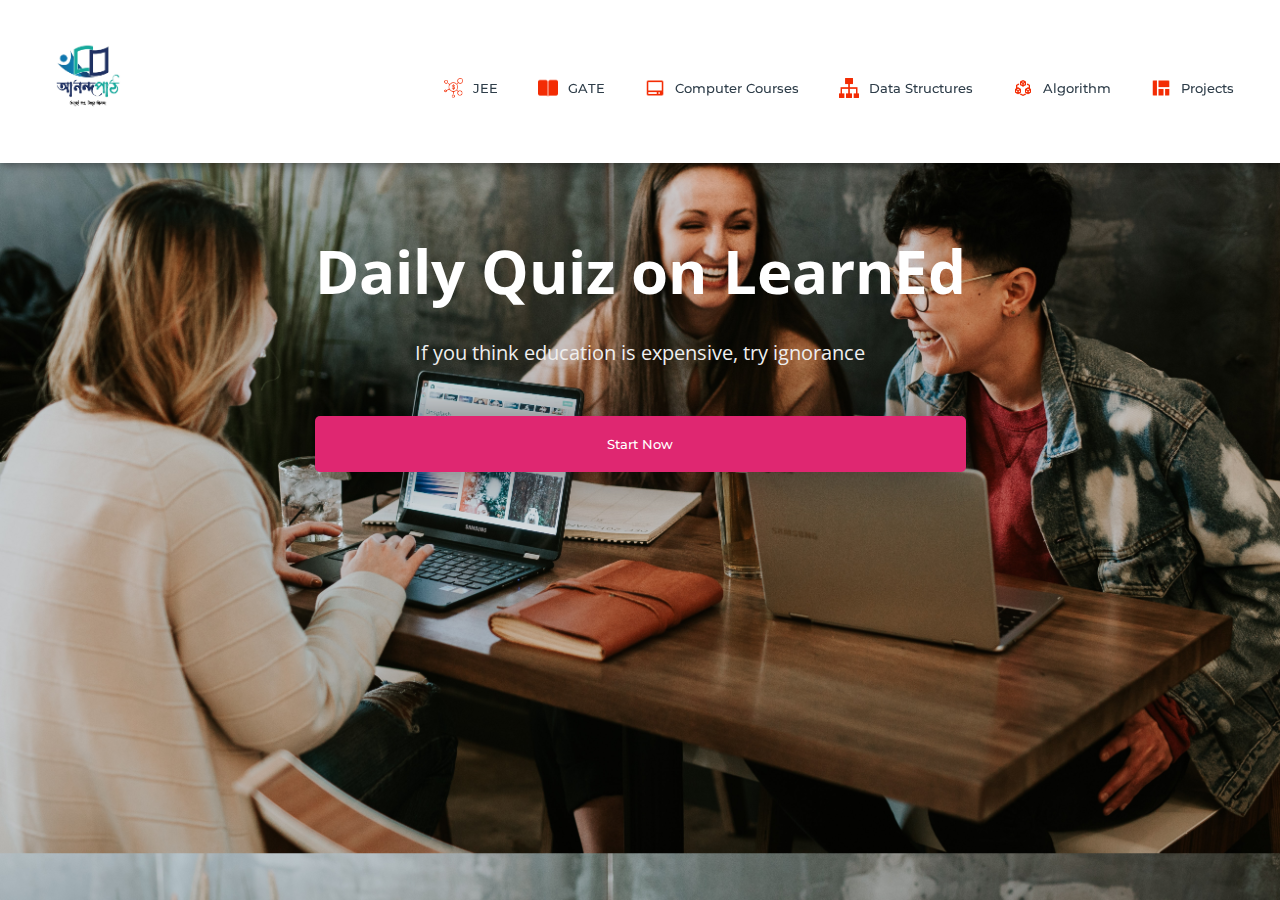
<file: subjects/quiz.html>
<!DOCTYPE html>
<html>
<head>
	<link rel="shortcut icon" type="png" href="../images/icon/Logo_trans.png">
	<title>Quiz on LearnEd</title>
	<link rel="stylesheet" type="text/css" href="quizStyle.css">
	<script type="text/javascript" src="../script.js"></script>
</head>
<body>
	
<!-- NAVIGATION -->
	<header>
		<div class="nav" id="nav">
			<div id="learned-logo">
			<a href="../index.html"><img src="../images/icon/apLogo.jpg" style="width: 120px;"></a></div>
			<div class="switch-tab" id="switch-tab" onclick="switchTAB()"><img src="../images/icon/menu.png"></div>
			<ul id="list-switch">
				<li><a href="jee.html"><img src="../images/courses/d1.png" class="icon">JEE</a></li>
				<li><a href="gate.html"><img src="../images/courses/paper.png" class="icon">GATE</a></li>
				<li><a href="computer_courses.html"><img src="../images/courses/computer.png" class="icon">Computer Courses</a></li>
				<li><a href="computer_courses.html#data"><img src="../images/courses/data.png" class="icon">Data Structures</a></li>
				<li><a href="computer_courses.html#algo"><img src="../images/courses/algo.png" class="icon">Algorithm</a></li>
				<li><a href="computer_courses.html#projects"><img src="../images/courses/projects.png" class="icon">Projects</a></li>
			</ul>
			<div class="search" id="search-switch">
				<input type="search" placeholder="Search" class="srch"><button id="srchbtn"><img src="../images/icon/search.png"></button>
			</div>
		</div>
	</header>
	

<!-- MAIN Heading of Page -->
	<div class="title" id="title">
		<span>Daily Quiz on LearnEd</span>
		<div class="shortdesc"><br>
			<p>If you think education is expensive, try ignorance</p>
		</div>
		<button onclick="startquiz()">Start Now</button>
	</div>


<div class="panel" id="panel">
	
	<div class="left-side" id="left">
		<ul>
			<li onclick="quizt(1)">HOME</li>
			<li onclick="quizt(2)">JEE Mains</li>
			<li onclick="quizt(3)">JEE Advanced</li>
			<li onclick="quizt(4)">GATE</li>
			<li onclick="quizt(5)">C/C++</li>
			<li onclick="quizt(6)">Java</li>
			<li onclick="quizt(7)">Python</li>
			<li onclick="quizt(8)">JavaScript</li>
			<li onclick="quizt(9)">Data Structures</li>
			<li onclick="quizt(10)">Algorithm</li>
			<li onclick="quizt(11)">Interview Questions</li>
		</ul>
	</div>

	<div class="right-side" id="right">
		<div id="quiz-container">
			
			<div id="f1"><div class="quiz-frame main-frame"></div></div>

			<div id="f2"><iframe class="quiz-frame" src="https://docs.google.com/forms/d/e/1FAIpQLSe3hXLPuiQGqj1n3IeeAzM8YLNpgJIIk_zfteoEdWka4X3wxQ/viewform?embedded=true" frameborder="0" marginheight="0" marginwidth="0">Loading…</iframe></div>
			
			<div id="f3"><iframe class="quiz-frame" src="https://docs.google.com/forms/d/e/1FAIpQLSeVTLsd_AqZGpbIMnZRm20OKrjjiYSirWBjfCHpWtAsMQU--g/viewform?embedded=true" frameborder="0" marginheight="0" marginwidth="0">Loading…</iframe></div>
			
			<div id="f4"><iframe class="quiz-frame" src="https://docs.google.com/forms/d/e/1FAIpQLSdjSKZhQp5jqqR34zD_uWMtgXr18F9pdK6YqcafLSP6J7VZjw/viewform?embedded=true" frameborder="0" marginheight="0" marginwidth="0">Loading…</iframe></div>

			<div id="f5"><iframe class="quiz-frame" src="https://docs.google.com/forms/d/e/1FAIpQLSe1xs1-41MAbLN7KkXrJwtGdbl5ydxe_vX_nmFRjf6c0wtYkA/viewform?embedded=true"  frameborder="0" marginheight="0" marginwidth="0">Loading…</iframe></iframe></div>
			
			<div id="f6"><iframe class="quiz-frame" src="https://docs.google.com/forms/d/e/1FAIpQLSdHFDm_BakVxro_zJI78OF2OLJpXgDzzaAVMHD9hptWlXBSpA/viewform?embedded=true" frameborder="0" marginheight="0" marginwidth="0">Loading…</iframe></div>
			
			<div id="f7"><iframe class="quiz-frame" src="https://docs.google.com/forms/d/e/1FAIpQLSdgD7yFEJtqpkImDiLAaQ7w9VcsO688gr1V3Gl7FqwM5yXtWQ/viewform?embedded=true" frameborder="0" marginheight="0" marginwidth="0">Loading…</iframe></div>

			<div id="f8"><iframe class="quiz-frame" src="https://docs.google.com/forms/d/e/1FAIpQLSchDBnai_Aup7YFJQegg4z-qoB338p010VgZRxBYDT17xoRew/viewform?embedded=true" frameborder="0" marginheight="0" marginwidth="0">Loading…</iframe></div>

			<div id="f9"><iframe class="quiz-frame" src="https://docs.google.com/forms/d/e/1FAIpQLSfY5oIAz4R9Ty-LBpx7h4th6OJ0-RkrxIlLslRV4NjwwW8_uw/viewform?embedded=true" frameborder="0" marginheight="0" marginwidth="0">Loading…</iframe></div>
			
			<div id="f10"><iframe class="quiz-frame" src="https://docs.google.com/forms/d/e/1FAIpQLSflwS89sG7H98J9vFgFqJgsKaZ5gpq3yUlOiW3up7RQQ-qRnw/viewform?embedded=true" frameborder="0" marginheight="0" marginwidth="0">Loading…</iframe></div>

			<div id="f11"><iframe class="quiz-frame" src="https://docs.google.com/forms/d/e/1FAIpQLSe_aS8-CMNFdUzI1UE73zahC2bmMwJkmB6FJXPIeKbLIBqB4Q/viewform?embedded=true" frameborder="0" marginheiclass="quiz-frame" ght="0" marginwidth="0">Loading…</iframe></div>

		</div>
	</div>

</div>

	<script type="text/javascript" src="../script.js"></script>
</body>
</html>
</file>
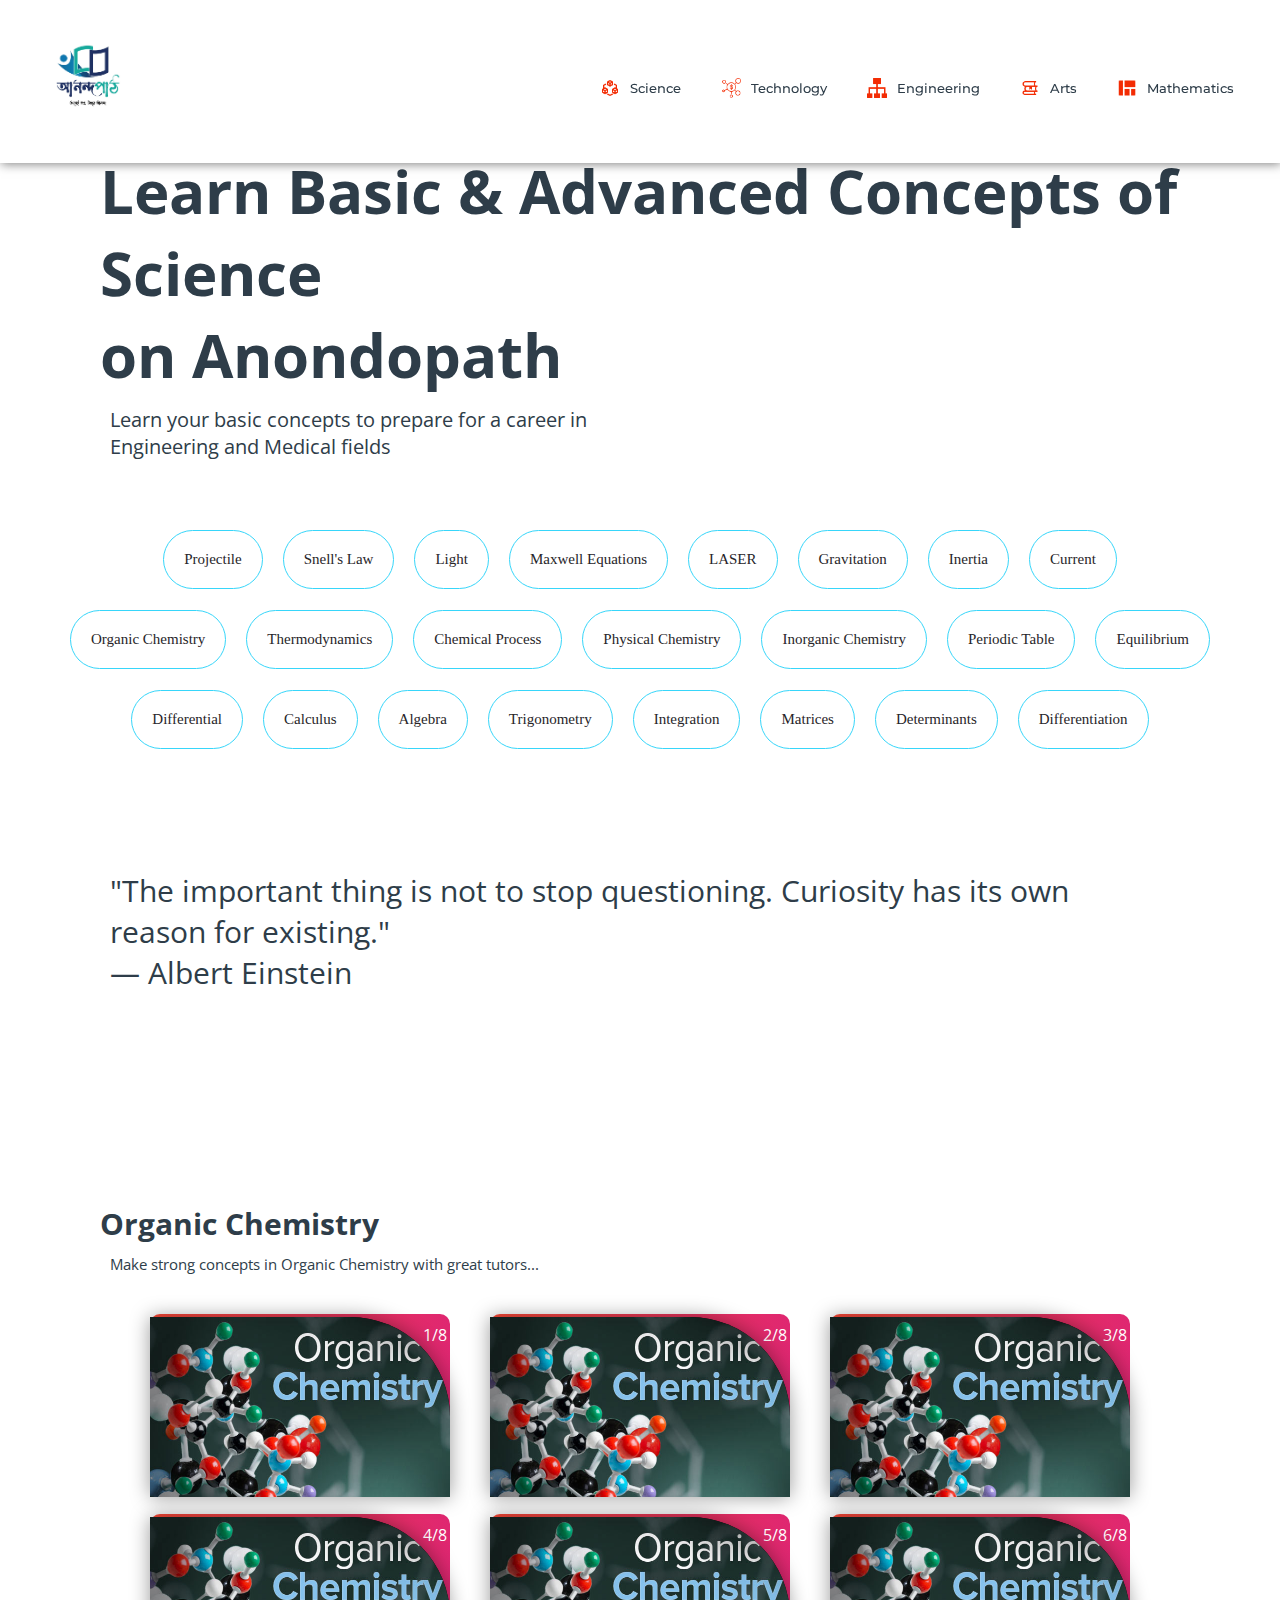
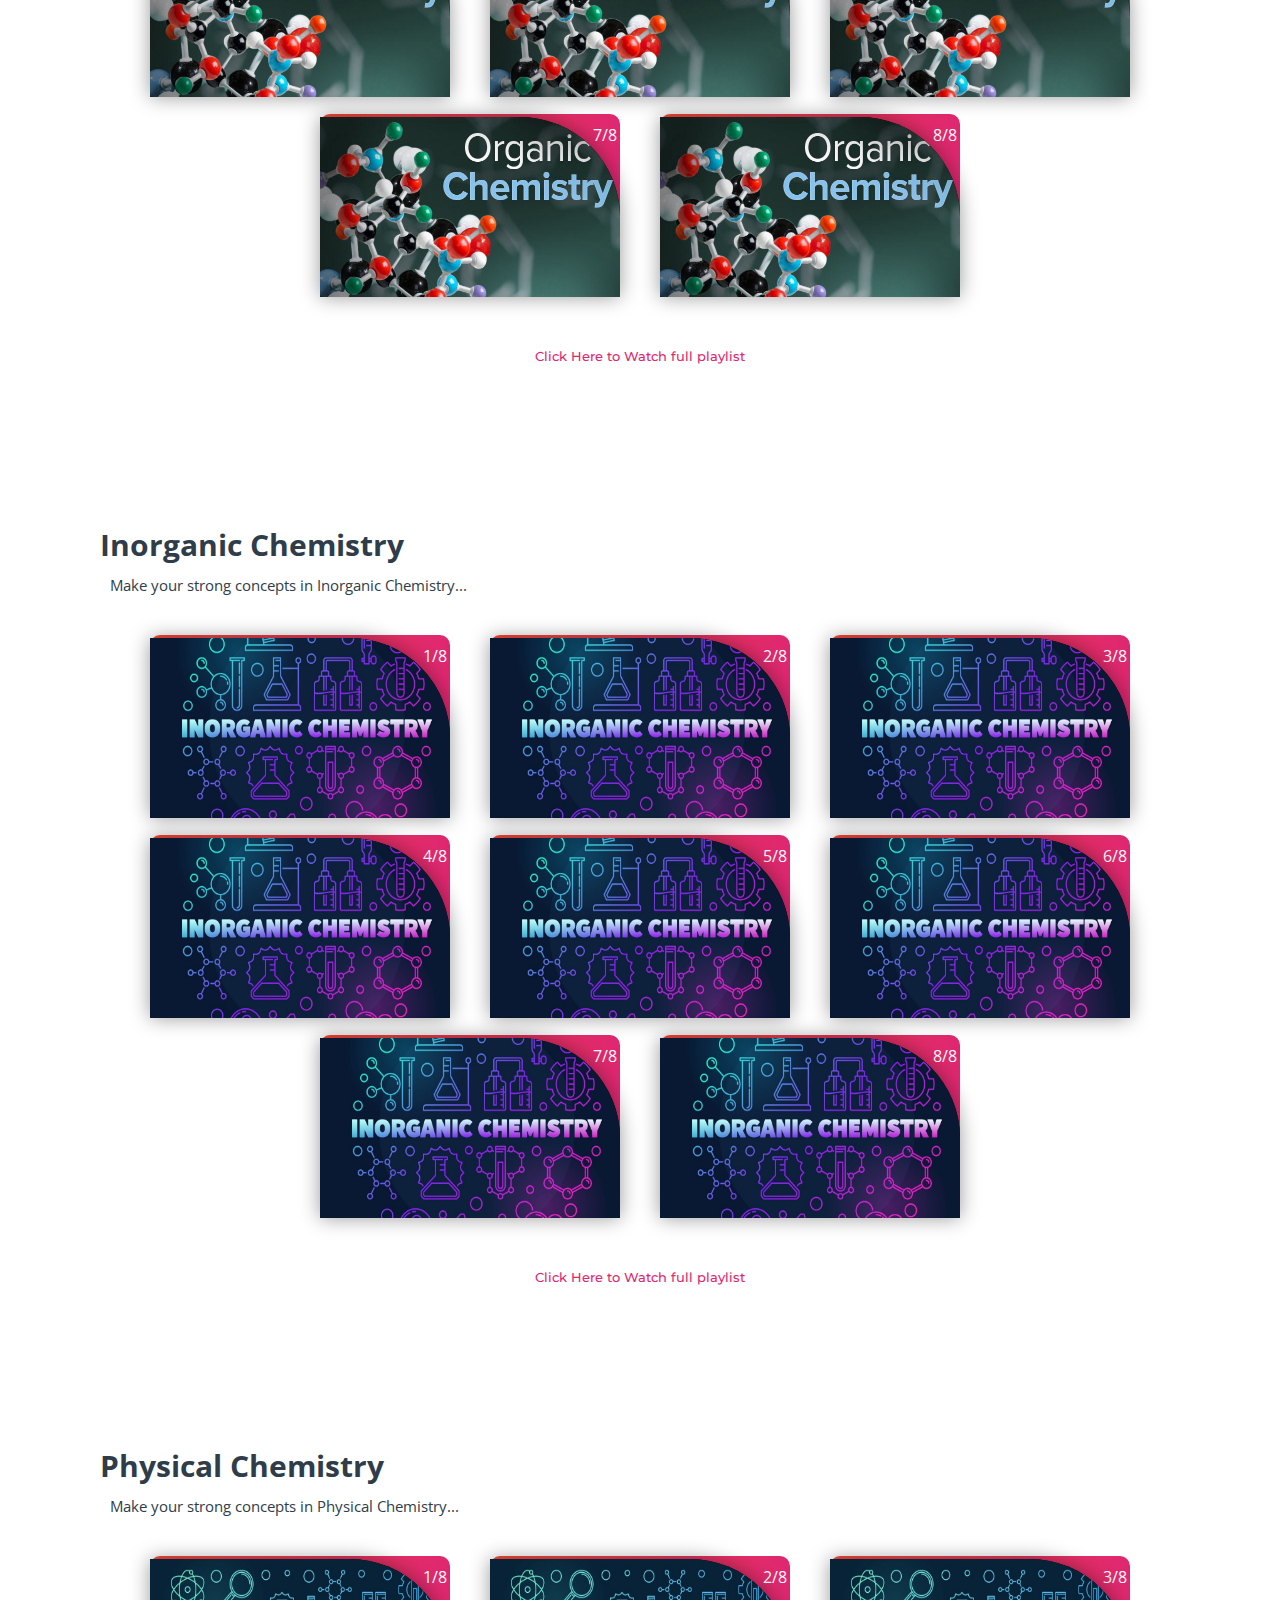
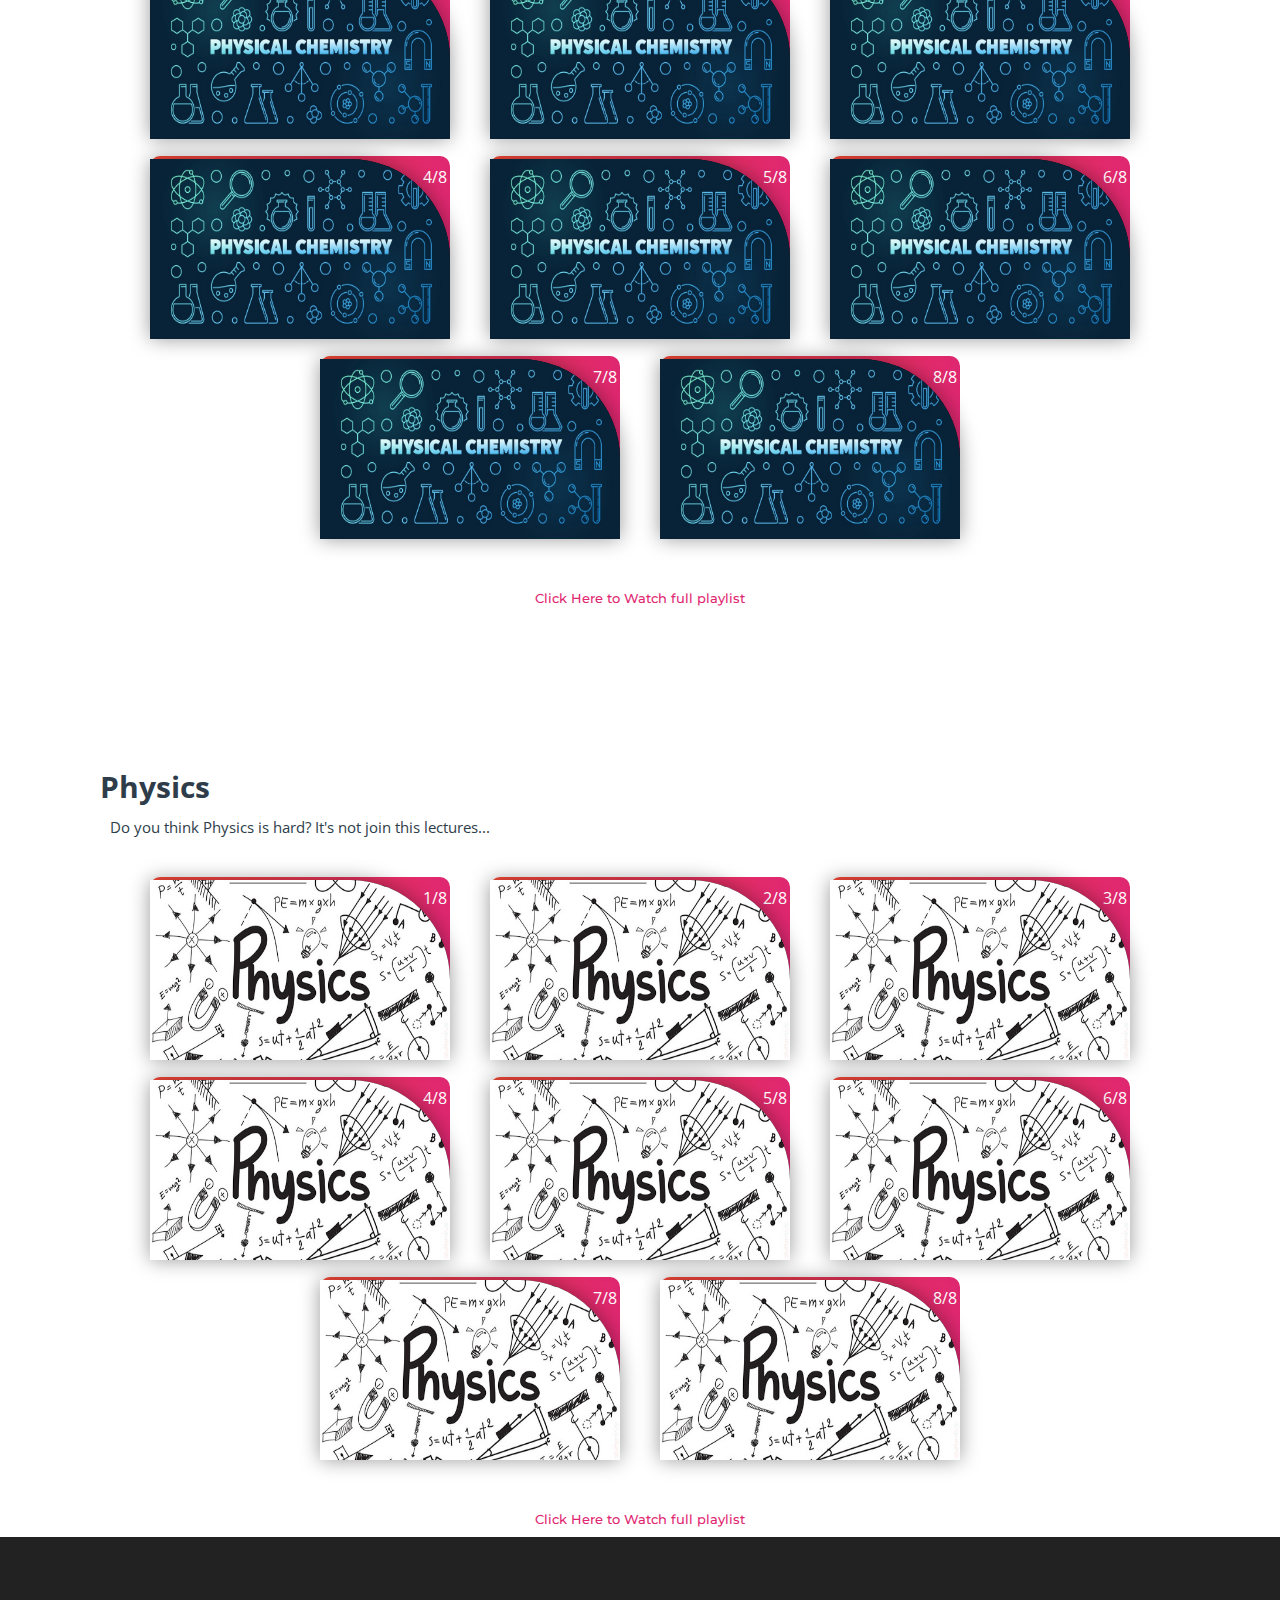
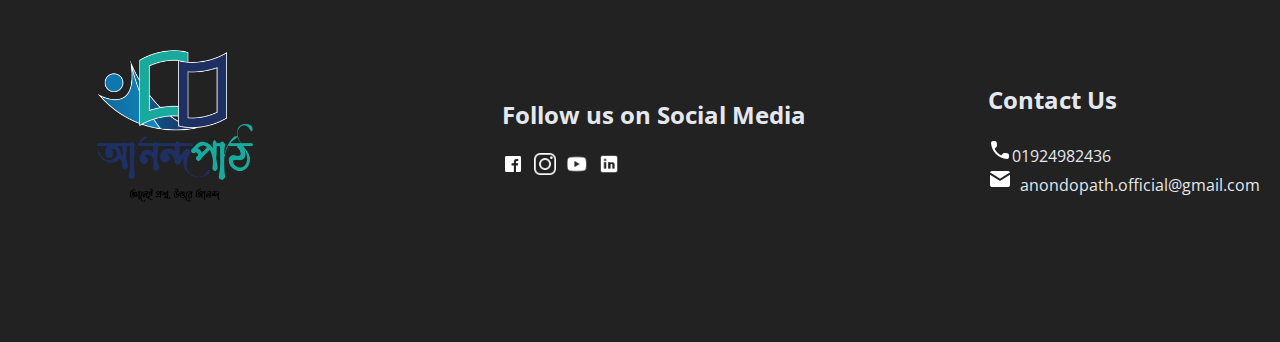
<file: subjects/science.html>
<!DOCTYPE html>
<html>
<head>
	<link rel="shortcut icon" type="png" href="../images/icon/Logo_trans.png">
	<link rel="stylesheet" type="text/css" href="subjects.css">
	<script type="text/javascript" src="../script.js"></script>
</head>
<body>

	<!-- NAVIGATION -->
	<header>
		<div class="nav" id="nav">
			<div id="learned-logo">
			<a href="../index.html"><img src="../images/icon/apLogo.jpg" style="width: 120px;"></a></div>
			<div class="switch-tab" id="switch-tab" onclick="switchTAB()"><img src="../images/icon/menu.png"></div>
			<ul id="list-switch">
				<li><a href="science.html"><img src="../images/courses/algo.png" class="icon">Science</a></li>
				<li><a href="technology.html"><img src="../images/courses/d1.png" class="icon">Technology</a></li>
				<li><a href="engineering.html"><img src="../images/courses/data.png" class="icon">Engineering</a></li>
				<li><a href="arts.html"><img src="../images/courses/book.png" class="icon">Arts</a></li>
				<li><a href="mathematics.html"><img src="../images/courses/projects.png" class="icon">Mathematics</a></li>
			</ul>
			<div class="search" id="search-switch">
				<input type="text" placeholder="Search" class="srch"><button id="srchbtn"><img src="../images/icon/search.png"></button>
			</div>
		</div>
	</header>

	<div class="title">
		<span>Learn Basic & Advanced Concepts of Science<br>on Anondopath</span>
		<div class="shortdesc">
			<p>Learn your basic concepts to prepare for a career in<br>Engineering and Medical fields</p>
		</div>
	</div>

<!-- Quick Links -->
	<div class="course">
		<div class="cbox">
		<div class="det"><a href="https://en.wikipedia.org/wiki/Projectile" target="_blank">Projectile</a></div>
		<div class="det"><a href="https://en.wikipedia.org/wiki/Snell%27s_law" target="_blank">Snell's Law</a></div>
		<div class="det"><a href="https://en.wikipedia.org/wiki/Light" target="_blank">Light</a></div>
		<div class="det"><a href="https://en.wikipedia.org/wiki/Maxwell%27s_equations" target="_blank">Maxwell Equations</a></div>
		<div class="det"><a href="https://en.wikipedia.org/wiki/Laser" target="_blank">LASER</a></div>
		<div class="det"><a href="https://en.wikipedia.org/wiki/Gravity" target="_blank">Gravitation</a></div>
		<div class="det"><a href="https://en.wikipedia.org/wiki/Inertia" target="_blank">Inertia</a></div>
		<div class="det"><a href="https://en.wikipedia.org/wiki/Current" target="_blank">Current</a></div>
		</div>
		<div class="cbox">
		<div class="det"><a href="#organic">Organic Chemistry</a></div>
		<div class="det"><a href="https://en.wikipedia.org/wiki/Thermodynamics" target="_blank">Thermodynamics</a></div>
		<div class="det"><a href="https://en.wikipedia.org/wiki/Chemical_process" target="_blank">Chemical Process</a></div>
		<div class="det"><a href="#physical">Physical Chemistry</a></div>
		<div class="det"><a href="#inorganic">Inorganic Chemistry</a></div>
		<div class="det"><a href="https://en.wikipedia.org/wiki/Periodic_table" target="_blank">Periodic Table</a></div>
		<div class="det"><a href="https://en.wikipedia.org/wiki/Equilibrium" target="_blank">Equilibrium</a></div>
		</div>
		<div class="cbox">
		<div class="det"><a href="#math">Differential</a></div>
		<div class="det"><a href="#math">Calculus</a></div>
		<div class="det"><a href="#math">Algebra</a></div>
		<div class="det"><a href="#math">Trigonometry</a></div>
		<div class="det"><a href="#math">Integration</a></div>
		<div class="det"><a href="#math">Matrices</a></div>
		<div class="det"><a href="#math">Determinants</a></div>
		<div class="det"><a href="#math">Differentiation</a></div>
		</div>
	</div>

	<div class="inbt">
		"The important thing is not to stop questioning. Curiosity has its own reason for existing." <br> — Albert Einstein
	</div>

<!-- COURSES AVAILABLE -->
	<!-- <div class="ccard">
	<center>
		<div class="ccardbox">
			<div class="dcard">
				<div class="fpart"><img src="../images/courses/organic.jpg"></div>
				<a href="#organic"><div class="spart">2 Courses <img src="../images/icon/dropdown.png"></div></a>
			</div>
			<div class="dcard">
				<div class="fpart"><img src="../images/courses/inorganic.jpg"></div>
				<a href="#inorganic"><div class="spart">5 Courses <img src="../images/icon/dropdown.png"></div></a>
			</div>
			<div class="dcard">
				<div class="fpart"><img src="../images/courses/physical.jpg"></div>
				<a href="#physical"><div class="spart">3 Courses <img src="../images/icon/dropdown.png"></div></a>
			</div>
		</div>
		<div class="ccardbox">
			<div class="dcard">
				<div class="fpart"><img src="../images/courses/physics.jpg"></div>
				<a href="#physics"><div class="spart">6 Courses <img src="../images/icon/dropdown.png"></div></a>
			</div>
			<div class="dcard">
				<div class="fpart"><img src="../images/courses/math.jpg"></div>
				<a href="#math"><div class="spart">2 Courses <img src="../images/icon/dropdown.png"></div></a>
			</div>
			<div class="dcard">
				<div class="fpart"><img src="../images/courses/paper-download.png"></div>
				<a href="#sample_papers"><div class="spart">1 Courses <img src="../images/icon/dropdown.png"></div></a>
			</div>
		</div>
	</center>
	</div> -->

<!-- VIDEOS SECTION -->
	<div class="title2" id="organic">
		<span>Organic Chemistry</span>
		<div class="shortdesc2">
			<p>Make strong concepts in Organic Chemistry with great tutors...</p>
		</div>
	</div>
	
	<center>
		<div class="ccardbox2">
			<div class="dcard2"><span class="tag" >1/8</span>
				<div class="fpart2"><img src="../images/courses/organic.jpg">
					<iframe src="https://www.youtube.com/embed/bSMx0NS0XfY" frameborder="0" allow="accelerometer; autoplay; encrypted-media; gyroscope; picture-in-picture" allowfullscreen></iframe>
				</div>
			</div>
			<div class="dcard2"><span class="tag" >2/8</span>
				<div class="fpart2"><img src="../images/courses/organic.jpg">
					<iframe src="https://www.youtube.com/embed/bSMx0NS0XfY" frameborder="0" allow="accelerometer; autoplay; encrypted-media; gyroscope; picture-in-picture" allowfullscreen></iframe>
				</div>
			</div>
			<div class="dcard2"><span class="tag" >3/8</span>
				<div class="fpart2"><img src="../images/courses/organic.jpg">
					<iframe src="https://www.youtube.com/embed/bSMx0NS0XfY" frameborder="0" allow="accelerometer; autoplay; encrypted-media; gyroscope; picture-in-picture" allowfullscreen></iframe>
				</div>
			</div>
			<div class="dcard2"><span class="tag" >4/8</span>
				<div class="fpart2"><img src="../images/courses/organic.jpg">
					<iframe src="https://www.youtube.com/embed/bSMx0NS0XfY" frameborder="0" allow="accelerometer; autoplay; encrypted-media; gyroscope; picture-in-picture" allowfullscreen></iframe>
				</div>
			</div>
		
			<div class="dcard2"><span class="tag" >5/8</span>
				<div class="fpart2"><img src="../images/courses/organic.jpg">
					<iframe src="https://www.youtube.com/embed/bSMx0NS0XfY" frameborder="0" allow="accelerometer; autoplay; encrypted-media; gyroscope; picture-in-picture" allowfullscreen></iframe>
				</div>
			</div>
			<div class="dcard2"><span class="tag" >6/8</span>
				<div class="fpart2"><img src="../images/courses/organic.jpg">
					<iframe src="https://www.youtube.com/embed/bSMx0NS0XfY" frameborder="0" allow="accelerometer; autoplay; encrypted-media; gyroscope; picture-in-picture" allowfullscreen></iframe>
				</div>
			</div>
			<div class="dcard2"><span class="tag" >7/8</span>
				<div class="fpart2"><img src="../images/courses/organic.jpg">
					<iframe src="https://www.youtube.com/embed/bSMx0NS0XfY" frameborder="0" allow="accelerometer; autoplay; encrypted-media; gyroscope; picture-in-picture" allowfullscreen></iframe>
				</div>
			</div>
			<div class="dcard2"><span class="tag" >8/8</span>
				<div class="fpart2"><img src="../images/courses/organic.jpg">
					<iframe src="https://www.youtube.com/embed/bSMx0NS0XfY" frameborder="0" allow="accelerometer; autoplay; encrypted-media; gyroscope; picture-in-picture" allowfullscreen></iframe>
				</div>
			</div>
		</div>
	</center>

<br><br>
	<div class="click-me">
		<a href="https://www.youtube.com/watch?v=bSMx0NS0XfY&list=PL8dPuuaLjXtONguuhLdVmq0HTKS0jksS4" target="_blank">Click Here to Watch full playlist</a>
	</div>

<!-- VIDEOS SECTION -->

	<div class="title2" id="inorganic">
		<span>Inorganic Chemistry</span>
		<div class="shortdesc2">
			<p>Make your strong concepts in Inorganic Chemistry...</p>
		</div>
	</div>
	<center>
		<div class="ccardbox2">
			<div class="dcard2"><span class="tag" >1/8</span>
				<div class="fpart2"><img src="../images/courses/inorganic.jpg">
					<iframe src="https://www.youtube.com/embed/2B8CRyfGLo4" frameborder="0" allow="accelerometer; autoplay; encrypted-media; gyroscope; picture-in-picture" allowfullscreen></iframe>
				</div>
			</div>
			<div class="dcard2"><span class="tag" >2/8</span>
				<div class="fpart2"><img src="../images/courses/inorganic.jpg">
					<iframe src="https://www.youtube.com/embed/2B8CRyfGLo4" frameborder="0" allow="accelerometer; autoplay; encrypted-media; gyroscope; picture-in-picture" allowfullscreen></iframe>
				</div>
			</div>
			<div class="dcard2"><span class="tag" >3/8</span>
				<div class="fpart2"><img src="../images/courses/inorganic.jpg">
					<iframe src="https://www.youtube.com/embed/2B8CRyfGLo4" frameborder="0" allow="accelerometer; autoplay; encrypted-media; gyroscope; picture-in-picture" allowfullscreen></iframe>
				</div>
			</div>
			<div class="dcard2"><span class="tag" >4/8</span>
				<div class="fpart2"><img src="../images/courses/inorganic.jpg">
					<iframe src="https://www.youtube.com/embed/2B8CRyfGLo4" frameborder="0" allow="accelerometer; autoplay; encrypted-media; gyroscope; picture-in-picture" allowfullscreen></iframe>
				</div>
			</div>
		
			<div class="dcard2"><span class="tag" >5/8</span>
				<div class="fpart2"><img src="../images/courses/inorganic.jpg">
					<iframe src="https://www.youtube.com/embed/2B8CRyfGLo4" frameborder="0" allow="accelerometer; autoplay; encrypted-media; gyroscope; picture-in-picture" allowfullscreen></iframe>
				</div>
			</div>
			<div class="dcard2"><span class="tag" >6/8</span>
				<div class="fpart2"><img src="../images/courses/inorganic.jpg">
					<iframe src="https://www.youtube.com/embed/2B8CRyfGLo4" frameborder="0" allow="accelerometer; autoplay; encrypted-media; gyroscope; picture-in-picture" allowfullscreen></iframe>
				</div>
			</div>
			<div class="dcard2"><span class="tag" >7/8</span>
				<div class="fpart2"><img src="../images/courses/inorganic.jpg">
					<iframe src="https://www.youtube.com/embed/2B8CRyfGLo4" frameborder="0" allow="accelerometer; autoplay; encrypted-media; gyroscope; picture-in-picture" allowfullscreen></iframe>
				</div>
			</div>
			<div class="dcard2"><span class="tag" >8/8</span>
				<div class="fpart2"><img src="../images/courses/inorganic.jpg">
					<iframe src="https://www.youtube.com/embed/Iuo9PpGE04Y" frameborder="0" allow="accelerometer; autoplay; encrypted-media; gyroscope; picture-in-picture" allowfullscreen></iframe>
				</div>
			</div>
		</div>
	</center>
<br><br>
	<div class="click-me">
		<a href="https://www.youtube.com/watch?v=2B8CRyfGLo4" target="_blank">Click Here to Watch full playlist</a>
	</div>

<!-- VIDEOS SECTION -->

	<div class="title2" id="physical">
		<span>Physical Chemistry</span>
		<div class="shortdesc2">
			<p>Make your strong concepts in Physical Chemistry...</p>
		</div>
	</div>
	<center>
		<div class="ccardbox2">
			<div class="dcard2"><span class="tag" >1/8</span>
				<div class="fpart2"><img src="../images/courses/physical.jpg">
					<iframe src="https://www.youtube.com/embed/2y4cf47I21A" frameborder="0" allow="accelerometer; autoplay; encrypted-media; gyroscope; picture-in-picture" allowfullscreen></iframe>
				</div>
			</div>
			<div class="dcard2"><span class="tag" >2/8</span>
				<div class="fpart2"><img src="../images/courses/physical.jpg">
					<iframe src="https://www.youtube.com/embed/2y4cf47I21A" frameborder="0" allow="accelerometer; autoplay; encrypted-media; gyroscope; picture-in-picture" allowfullscreen></iframe>
				</div>
			</div>
			<div class="dcard2"><span class="tag" >3/8</span>
				<div class="fpart2"><img src="../images/courses/physical.jpg">
					<iframe src="https://www.youtube.com/embed/2y4cf47I21A" frameborder="0" allow="accelerometer; autoplay; encrypted-media; gyroscope; picture-in-picture" allowfullscreen></iframe>
				</div>
			</div>
			<div class="dcard2"><span class="tag" >4/8</span>
				<div class="fpart2"><img src="../images/courses/physical.jpg">
					<iframe src="https://www.youtube.com/embed/2y4cf47I21A" frameborder="0" allow="accelerometer; autoplay; encrypted-media; gyroscope; picture-in-picture" allowfullscreen></iframe>
				</div>
			</div>
		
			<div class="dcard2"><span class="tag" >5/8</span>
				<div class="fpart2"><img src="../images/courses/physical.jpg">
					<iframe src="https://www.youtube.com/embed/2y4cf47I21A" frameborder="0" allow="accelerometer; autoplay; encrypted-media; gyroscope; picture-in-picture" allowfullscreen></iframe>
				</div>
			</div>
			<div class="dcard2"><span class="tag" >6/8</span>
				<div class="fpart2"><img src="../images/courses/physical.jpg">
					<iframe src="https://www.youtube.com/embed/2y4cf47I21A" frameborder="0" allow="accelerometer; autoplay; encrypted-media; gyroscope; picture-in-picture" allowfullscreen></iframe>
				</div>
			</div>
			<div class="dcard2"><span class="tag" >7/8</span>
				<div class="fpart2"><img src="../images/courses/physical.jpg">
					<iframe src="https://www.youtube.com/embed/2y4cf47I21A" frameborder="0" allow="accelerometer; autoplay; encrypted-media; gyroscope; picture-in-picture" allowfullscreen></iframe>
				</div>
			</div>
			<div class="dcard2"><span class="tag" >8/8</span>
				<div class="fpart2"><img src="../images/courses/physical.jpg">
					<iframe src="https://www.youtube.com/embed/2y4cf47I21A" frameborder="0" allow="accelerometer; autoplay; encrypted-media; gyroscope; picture-in-picture" allowfullscreen></iframe>
				</div>
			</div>
		</div>
	</center>
<br><br>
	<div class="click-me">
		<a href="https://youtu.be/2y4cf47I21A" target="_blank">Click Here to Watch full playlist</a>
	</div>


<!-- VIDEOS SECTION -->

	<div class="title2" id="physics">
		<span>Physics</span>
		<div class="shortdesc2">
			<p>Do you think Physics is hard? It's not join this lectures...</p>
		</div>
	</div>
	<center>
		<div class="ccardbox2">
			<div class="dcard2"><span class="tag" >1/8</span>
				<div class="fpart2"><img src="../images/courses/physics.jpg">
					<iframe src="https://www.youtube.com/embed/FYE0YYuAyu0" frameborder="0" allow="accelerometer; autoplay; encrypted-media; gyroscope; picture-in-picture" allowfullscreen></iframe>
				</div>
			</div>
			<div class="dcard2"><span class="tag" >2/8</span>
				<div class="fpart2"><img src="../images/courses/physics.jpg">
					<iframe src="https://www.youtube.com/embed/FYE0YYuAyu0" frameborder="0" allow="accelerometer; autoplay; encrypted-media; gyroscope; picture-in-picture" allowfullscreen></iframe>
				</div>
			</div>
			<div class="dcard2"><span class="tag" >3/8</span>
				<div class="fpart2"><img src="../images/courses/physics.jpg">
					<iframe src="https://www.youtube.com/embed/FYE0YYuAyu0" frameborder="0" allow="accelerometer; autoplay; encrypted-media; gyroscope; picture-in-picture" allowfullscreen></iframe>
				</div>
			</div>
			<div class="dcard2"><span class="tag" >4/8</span>
				<div class="fpart2"><img src="../images/courses/physics.jpg">
					<iframe src="https://www.youtube.com/embed/FYE0YYuAyu0" frameborder="0" allow="accelerometer; autoplay; encrypted-media; gyroscope; picture-in-picture" allowfullscreen></iframe>
				</div>
			</div>
		
			<div class="dcard2"><span class="tag" >5/8</span>
				<div class="fpart2"><img src="../images/courses/physics.jpg">
					<iframe src="https://www.youtube.com/embed/FYE0YYuAyu0" frameborder="0" allow="accelerometer; autoplay; encrypted-media; gyroscope; picture-in-picture" allowfullscreen></iframe>
				</div>
			</div>
			<div class="dcard2"><span class="tag" >6/8</span>
				<div class="fpart2"><img src="../images/courses/physics.jpg">
					<iframe src="https://www.youtube.com/embed/FYE0YYuAyu0" frameborder="0" allow="accelerometer; autoplay; encrypted-media; gyroscope; picture-in-picture" allowfullscreen></iframe>
				</div>
			</div>
			<div class="dcard2"><span class="tag" >7/8</span>
				<div class="fpart2"><img src="../images/courses/physics.jpg">
					<iframe src="https://www.youtube.com/embed/FYE0YYuAyu0" frameborder="0" allow="accelerometer; autoplay; encrypted-media; gyroscope; picture-in-picture" allowfullscreen></iframe>
				</div>
			</div>
			<div class="dcard2"><span class="tag" >8/8</span>
				<div class="fpart2"><img src="../images/courses/physics.jpg">
					<iframe src="https://www.youtube.com/embed/FYE0YYuAyu0" frameborder="0" allow="accelerometer; autoplay; encrypted-media; gyroscope; picture-in-picture" allowfullscreen></iframe>
				</div>
			</div>
		</div>
	</center>
<br><br>
	<div class="click-me">
		<a href="https://youtu.be/FYE0YYuAyu0" target="_blank">Click Here to Watch full playlist</a>
	</div>

<!-- FOOTER -->
<footer>
    <div class="footer-container">
            <div>
                <img src="../images/icon/Logo_trans.png" style="width: 300px;">
            </div>
            <div class="social-media">
                <h2>Follow us on Social Media</h2> <br>
                <a href="https://www.facebook.com/anondopath.official"><img src="../images/icon\fb.png"></a>
                <a
                    href="https://www.instagram.com/anondopath_official/?fbclid=IwAR0A-NtLu04Q-6E5w0nLqeYI5XVUGZowOb0QxnEtLiEZ2Q_NPzreGUqgm1E"><img
                        src="../images/icon\insta.png"></a>
                <a href="https://www.youtube.com/@anondopath-official"><img src="../images/icon\ytube.png"></a>
                <a
                    href="https://www.linkedin.com/company/anondopath-official?fbclid=IwAR1wbyhhNKMPzdWGzlLYchg78nly-LD0-bJiI-2uqkVnoAeB3u5Uc_tm3-g"><img
                        src="../images/icon\linkedin.png"></a>
            </div>
            <div>
                <h2>Contact Us</h2> <br> 
                <p><img src="../images/icon/phone.png">01924982436<br><img src="../images/icon/mail.png">&nbsp;
                    anondopath.official@gmail.com</p>
            </div>
    </div>
</footer>
</body>
</html>
</file>
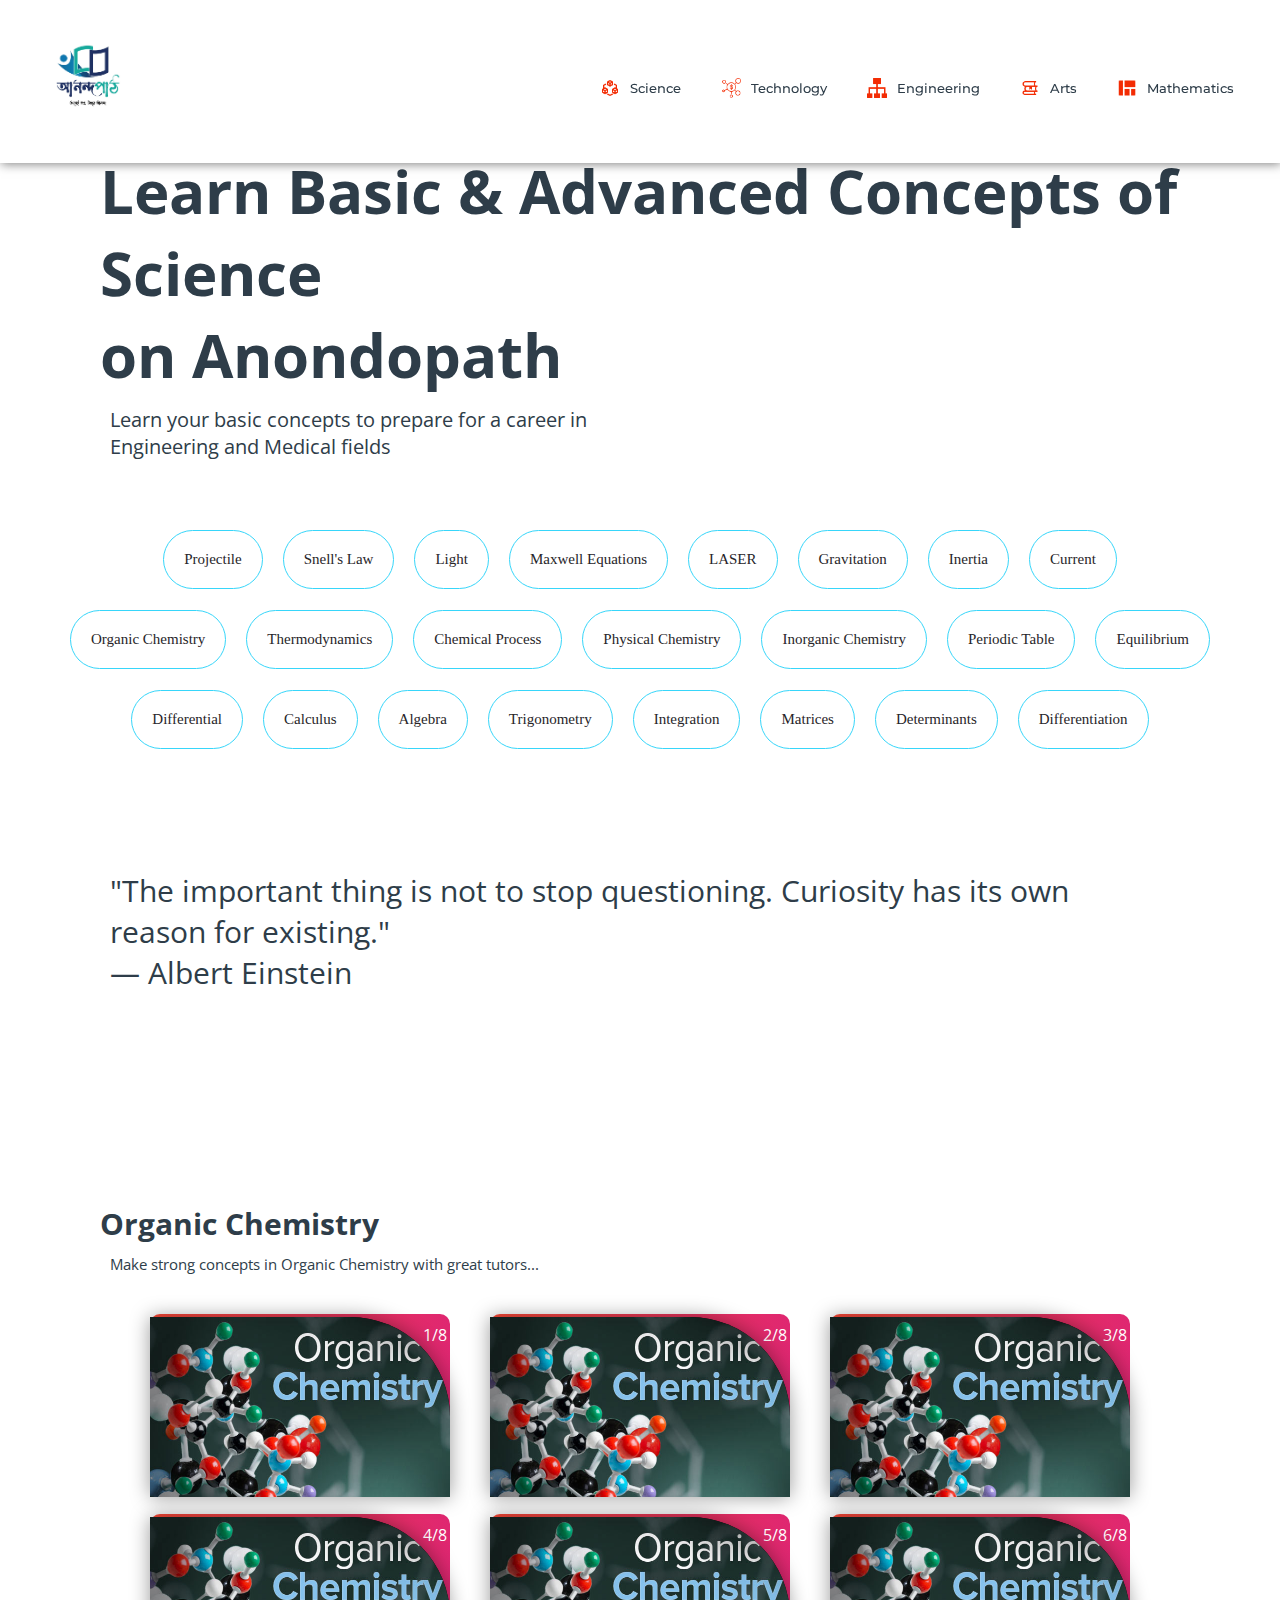
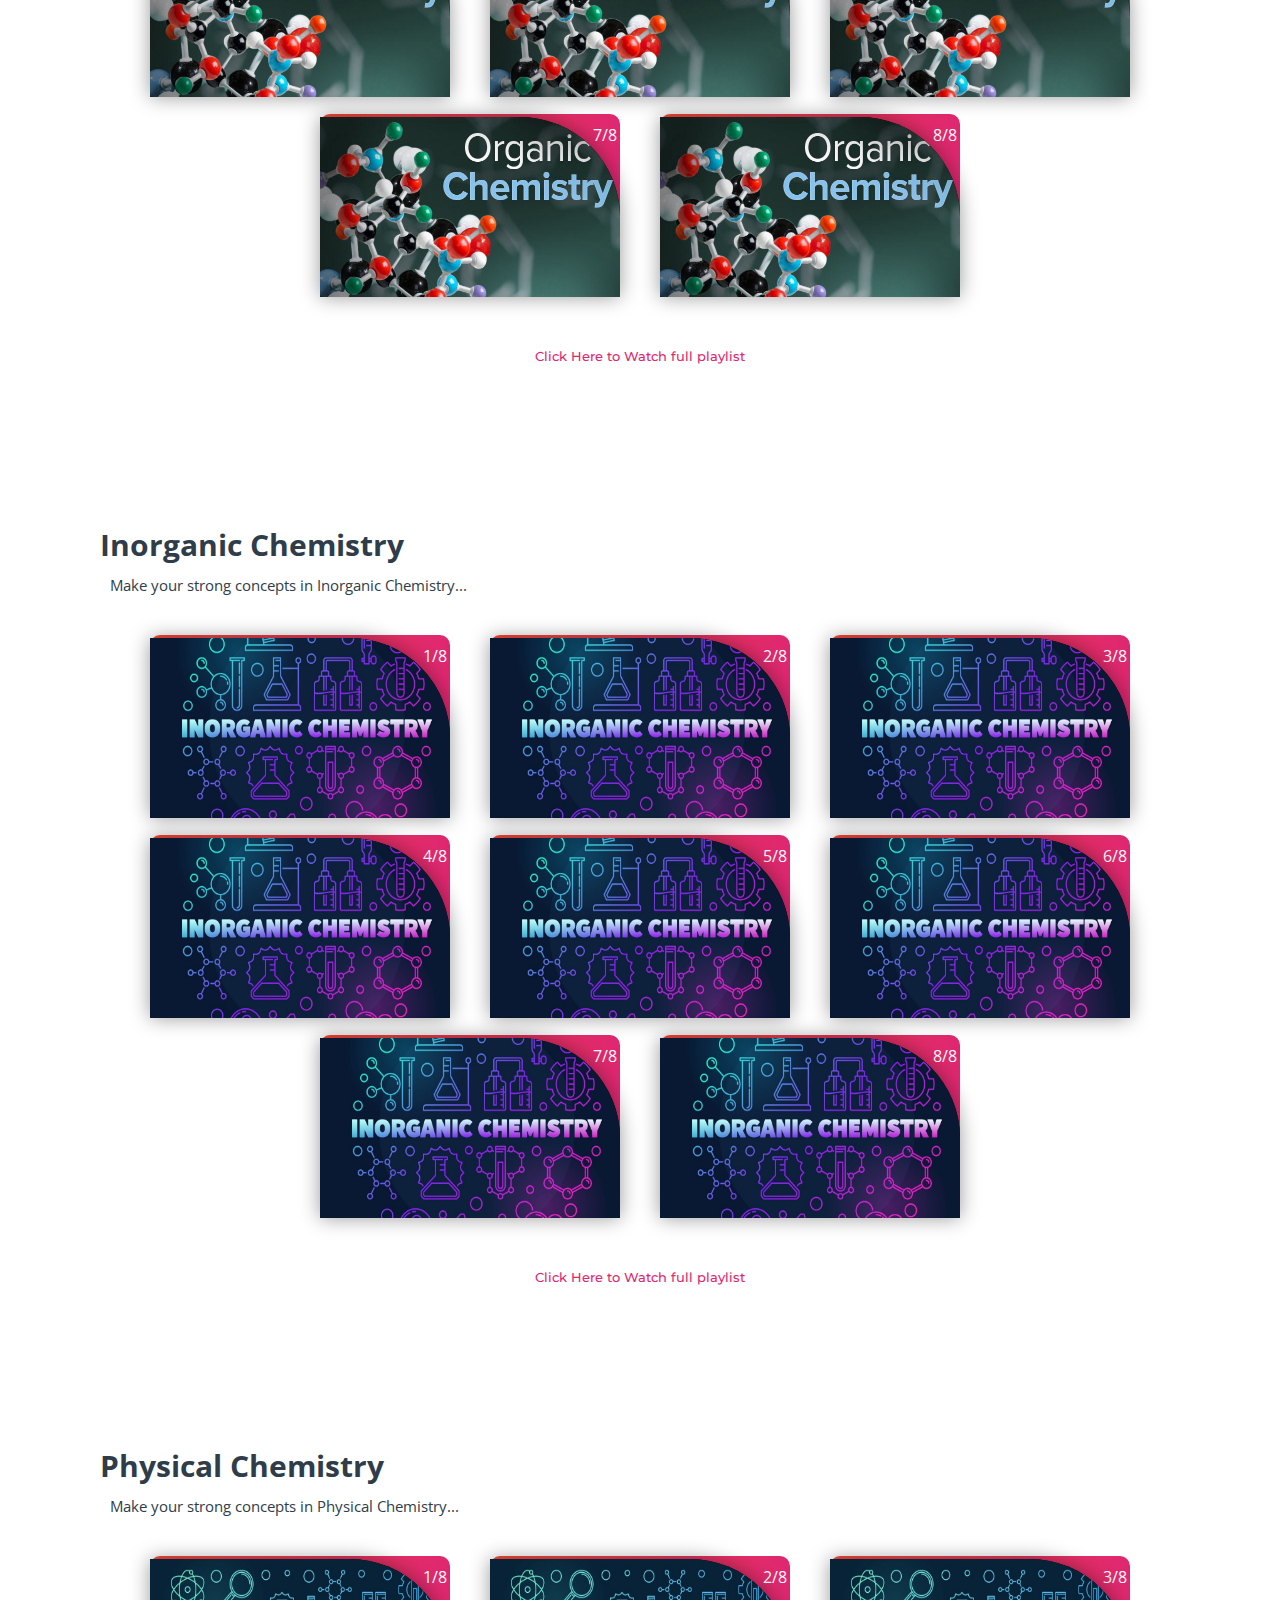
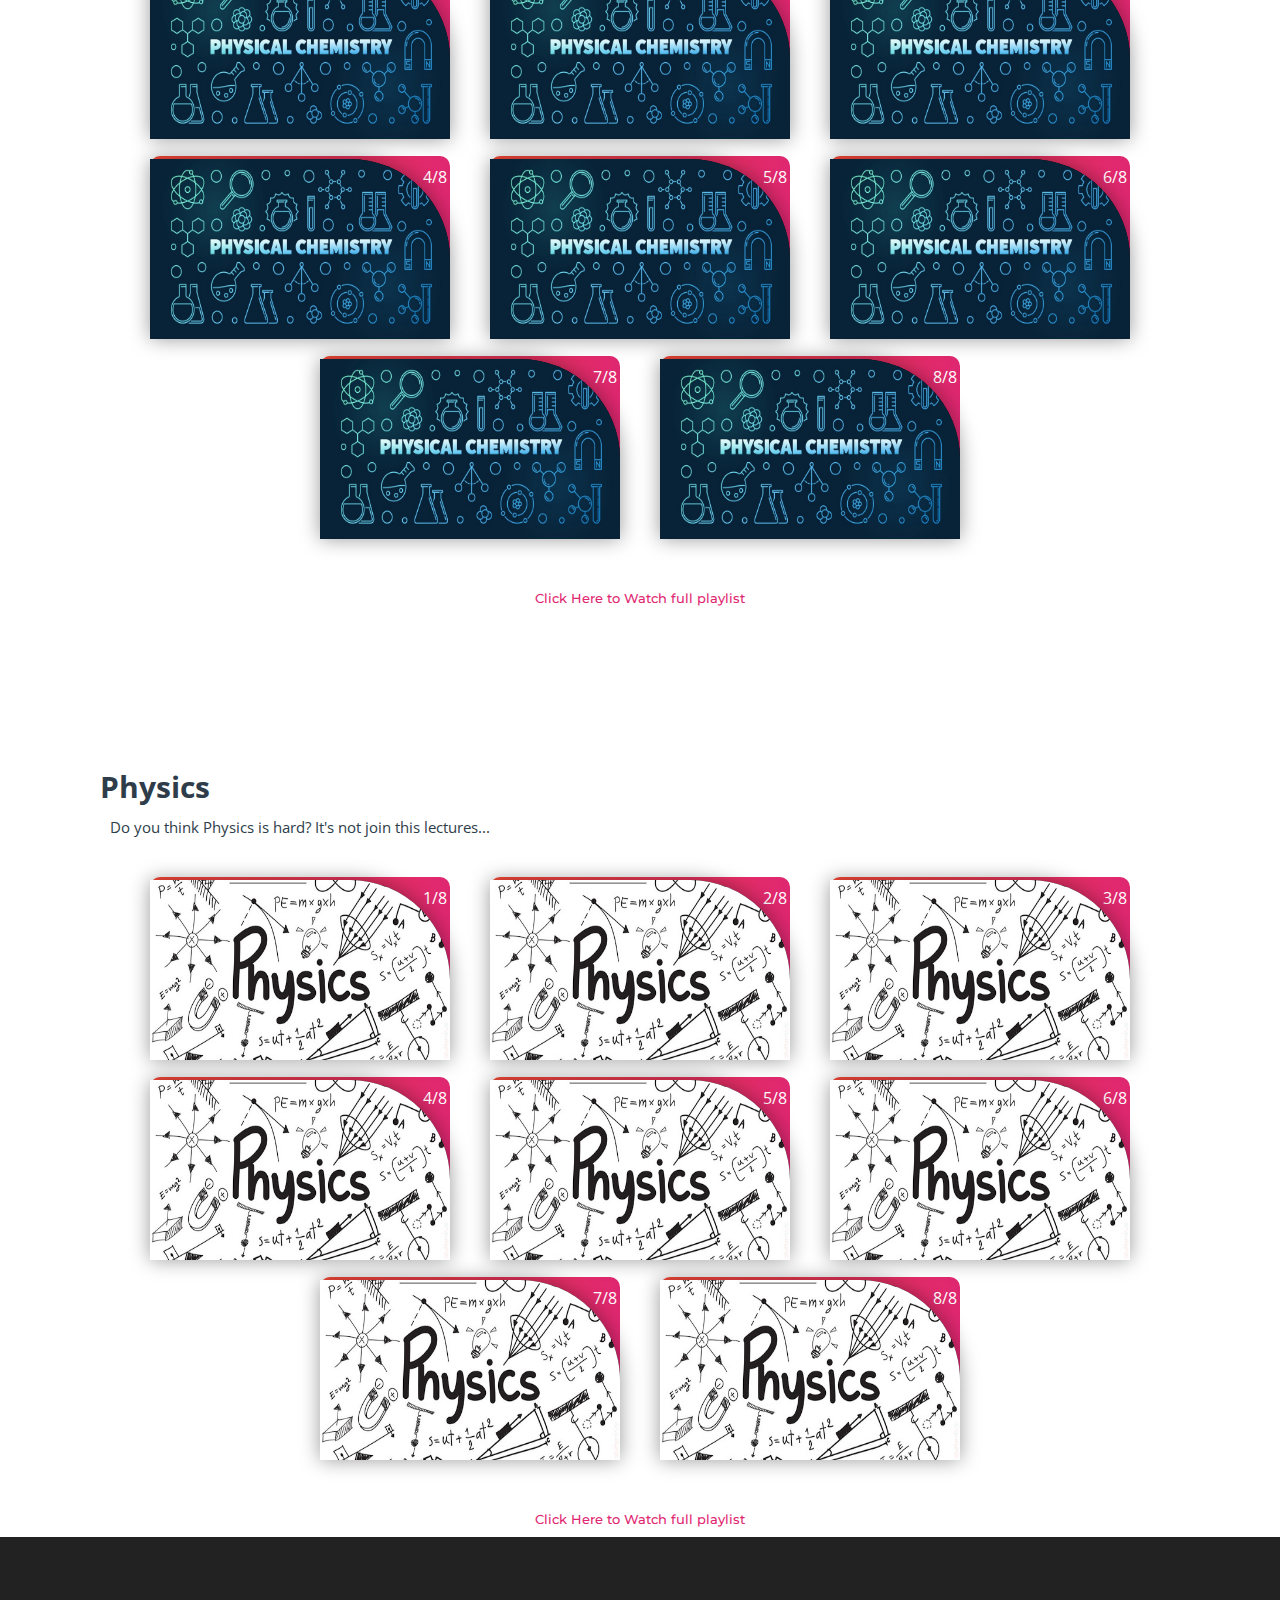
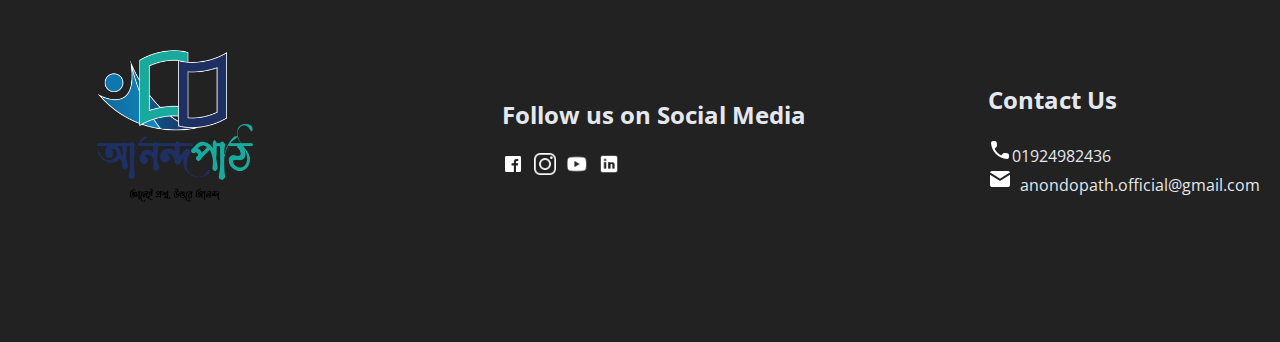
<file: subjects/technology.html>
<!DOCTYPE html>
<html>
<head>
	<link rel="shortcut icon" type="png" href="../images/icon/Logo_trans.png">
	<link rel="stylesheet" type="text/css" href="subjects.css">
	<script type="text/javascript" src="../script.js"></script>
</head>
<body>

	<!-- NAVIGATION -->
	<header>
		<div class="nav" id="nav">
			<div id="learned-logo">
			<a href="../index.html"><img src="../images/icon/apLogo.jpg" style="width: 120px;"></a></div>
			<div class="switch-tab" id="switch-tab" onclick="switchTAB()"><img src="../images/icon/menu.png"></div>
			<ul id="list-switch">
				<li><a href="science.html"><img src="../images/courses/algo.png" class="icon">Science</a></li>
				<li><a href="technology.html"><img src="../images/courses/d1.png" class="icon">Technology</a></li>
				<li><a href="engineering.html"><img src="../images/courses/data.png" class="icon">Engineering</a></li>
				<li><a href="arts.html"><img src="../images/courses/book.png" class="icon">Arts</a></li>
				<li><a href="mathematics.html"><img src="../images/courses/projects.png" class="icon">Mathematics</a></li>
			</ul>
			<div class="search" id="search-switch">
				<input type="text" placeholder="Search" class="srch"><button id="srchbtn"><img src="../images/icon/search.png"></button>
			</div>
		</div>
	</header>

	<div class="title">
		<span>Learn Basic & Advanced Concepts of Science<br>on Anondopath</span>
		<div class="shortdesc">
			<p>Learn your basic concepts to prepare for a career in<br>Engineering and Medical fields</p>
		</div>
	</div>

<!-- Quick Links -->
	<div class="course">
		<div class="cbox">
		<div class="det"><a href="https://en.wikipedia.org/wiki/Projectile" target="_blank">Projectile</a></div>
		<div class="det"><a href="https://en.wikipedia.org/wiki/Snell%27s_law" target="_blank">Snell's Law</a></div>
		<div class="det"><a href="https://en.wikipedia.org/wiki/Light" target="_blank">Light</a></div>
		<div class="det"><a href="https://en.wikipedia.org/wiki/Maxwell%27s_equations" target="_blank">Maxwell Equations</a></div>
		<div class="det"><a href="https://en.wikipedia.org/wiki/Laser" target="_blank">LASER</a></div>
		<div class="det"><a href="https://en.wikipedia.org/wiki/Gravity" target="_blank">Gravitation</a></div>
		<div class="det"><a href="https://en.wikipedia.org/wiki/Inertia" target="_blank">Inertia</a></div>
		<div class="det"><a href="https://en.wikipedia.org/wiki/Current" target="_blank">Current</a></div>
		</div>
		<div class="cbox">
		<div class="det"><a href="#organic">Organic Chemistry</a></div>
		<div class="det"><a href="https://en.wikipedia.org/wiki/Thermodynamics" target="_blank">Thermodynamics</a></div>
		<div class="det"><a href="https://en.wikipedia.org/wiki/Chemical_process" target="_blank">Chemical Process</a></div>
		<div class="det"><a href="#physical">Physical Chemistry</a></div>
		<div class="det"><a href="#inorganic">Inorganic Chemistry</a></div>
		<div class="det"><a href="https://en.wikipedia.org/wiki/Periodic_table" target="_blank">Periodic Table</a></div>
		<div class="det"><a href="https://en.wikipedia.org/wiki/Equilibrium" target="_blank">Equilibrium</a></div>
		</div>
		<div class="cbox">
		<div class="det"><a href="#math">Differential</a></div>
		<div class="det"><a href="#math">Calculus</a></div>
		<div class="det"><a href="#math">Algebra</a></div>
		<div class="det"><a href="#math">Trigonometry</a></div>
		<div class="det"><a href="#math">Integration</a></div>
		<div class="det"><a href="#math">Matrices</a></div>
		<div class="det"><a href="#math">Determinants</a></div>
		<div class="det"><a href="#math">Differentiation</a></div>
		</div>
	</div>

	<div class="inbt">
		"The important thing is not to stop questioning. Curiosity has its own reason for existing." <br> — Albert Einstein
	</div>

<!-- COURSES AVAILABLE -->
	<!-- <div class="ccard">
	<center>
		<div class="ccardbox">
			<div class="dcard">
				<div class="fpart"><img src="../images/courses/organic.jpg"></div>
				<a href="#organic"><div class="spart">2 Courses <img src="../images/icon/dropdown.png"></div></a>
			</div>
			<div class="dcard">
				<div class="fpart"><img src="../images/courses/inorganic.jpg"></div>
				<a href="#inorganic"><div class="spart">5 Courses <img src="../images/icon/dropdown.png"></div></a>
			</div>
			<div class="dcard">
				<div class="fpart"><img src="../images/courses/physical.jpg"></div>
				<a href="#physical"><div class="spart">3 Courses <img src="../images/icon/dropdown.png"></div></a>
			</div>
		</div>
		<div class="ccardbox">
			<div class="dcard">
				<div class="fpart"><img src="../images/courses/physics.jpg"></div>
				<a href="#physics"><div class="spart">6 Courses <img src="../images/icon/dropdown.png"></div></a>
			</div>
			<div class="dcard">
				<div class="fpart"><img src="../images/courses/math.jpg"></div>
				<a href="#math"><div class="spart">2 Courses <img src="../images/icon/dropdown.png"></div></a>
			</div>
			<div class="dcard">
				<div class="fpart"><img src="../images/courses/paper-download.png"></div>
				<a href="#sample_papers"><div class="spart">1 Courses <img src="../images/icon/dropdown.png"></div></a>
			</div>
		</div>
	</center>
	</div> -->

<!-- VIDEOS SECTION -->
	<div class="title2" id="organic">
		<span>Organic Chemistry</span>
		<div class="shortdesc2">
			<p>Make strong concepts in Organic Chemistry with great tutors...</p>
		</div>
	</div>
	
	<center>
		<div class="ccardbox2">
			<div class="dcard2"><span class="tag" >1/8</span>
				<div class="fpart2"><img src="../images/courses/organic.jpg">
					<iframe src="https://www.youtube.com/embed/bSMx0NS0XfY" frameborder="0" allow="accelerometer; autoplay; encrypted-media; gyroscope; picture-in-picture" allowfullscreen></iframe>
				</div>
			</div>
			<div class="dcard2"><span class="tag" >2/8</span>
				<div class="fpart2"><img src="../images/courses/organic.jpg">
					<iframe src="https://www.youtube.com/embed/bSMx0NS0XfY" frameborder="0" allow="accelerometer; autoplay; encrypted-media; gyroscope; picture-in-picture" allowfullscreen></iframe>
				</div>
			</div>
			<div class="dcard2"><span class="tag" >3/8</span>
				<div class="fpart2"><img src="../images/courses/organic.jpg">
					<iframe src="https://www.youtube.com/embed/bSMx0NS0XfY" frameborder="0" allow="accelerometer; autoplay; encrypted-media; gyroscope; picture-in-picture" allowfullscreen></iframe>
				</div>
			</div>
			<div class="dcard2"><span class="tag" >4/8</span>
				<div class="fpart2"><img src="../images/courses/organic.jpg">
					<iframe src="https://www.youtube.com/embed/bSMx0NS0XfY" frameborder="0" allow="accelerometer; autoplay; encrypted-media; gyroscope; picture-in-picture" allowfullscreen></iframe>
				</div>
			</div>
		
			<div class="dcard2"><span class="tag" >5/8</span>
				<div class="fpart2"><img src="../images/courses/organic.jpg">
					<iframe src="https://www.youtube.com/embed/bSMx0NS0XfY" frameborder="0" allow="accelerometer; autoplay; encrypted-media; gyroscope; picture-in-picture" allowfullscreen></iframe>
				</div>
			</div>
			<div class="dcard2"><span class="tag" >6/8</span>
				<div class="fpart2"><img src="../images/courses/organic.jpg">
					<iframe src="https://www.youtube.com/embed/bSMx0NS0XfY" frameborder="0" allow="accelerometer; autoplay; encrypted-media; gyroscope; picture-in-picture" allowfullscreen></iframe>
				</div>
			</div>
			<div class="dcard2"><span class="tag" >7/8</span>
				<div class="fpart2"><img src="../images/courses/organic.jpg">
					<iframe src="https://www.youtube.com/embed/bSMx0NS0XfY" frameborder="0" allow="accelerometer; autoplay; encrypted-media; gyroscope; picture-in-picture" allowfullscreen></iframe>
				</div>
			</div>
			<div class="dcard2"><span class="tag" >8/8</span>
				<div class="fpart2"><img src="../images/courses/organic.jpg">
					<iframe src="https://www.youtube.com/embed/bSMx0NS0XfY" frameborder="0" allow="accelerometer; autoplay; encrypted-media; gyroscope; picture-in-picture" allowfullscreen></iframe>
				</div>
			</div>
		</div>
	</center>

<br><br>
	<div class="click-me">
		<a href="https://www.youtube.com/watch?v=bSMx0NS0XfY&list=PL8dPuuaLjXtONguuhLdVmq0HTKS0jksS4" target="_blank">Click Here to Watch full playlist</a>
	</div>

<!-- VIDEOS SECTION -->

	<div class="title2" id="inorganic">
		<span>Inorganic Chemistry</span>
		<div class="shortdesc2">
			<p>Make your strong concepts in Inorganic Chemistry...</p>
		</div>
	</div>
	<center>
		<div class="ccardbox2">
			<div class="dcard2"><span class="tag" >1/8</span>
				<div class="fpart2"><img src="../images/courses/inorganic.jpg">
					<iframe src="https://www.youtube.com/embed/2B8CRyfGLo4" frameborder="0" allow="accelerometer; autoplay; encrypted-media; gyroscope; picture-in-picture" allowfullscreen></iframe>
				</div>
			</div>
			<div class="dcard2"><span class="tag" >2/8</span>
				<div class="fpart2"><img src="../images/courses/inorganic.jpg">
					<iframe src="https://www.youtube.com/embed/2B8CRyfGLo4" frameborder="0" allow="accelerometer; autoplay; encrypted-media; gyroscope; picture-in-picture" allowfullscreen></iframe>
				</div>
			</div>
			<div class="dcard2"><span class="tag" >3/8</span>
				<div class="fpart2"><img src="../images/courses/inorganic.jpg">
					<iframe src="https://www.youtube.com/embed/2B8CRyfGLo4" frameborder="0" allow="accelerometer; autoplay; encrypted-media; gyroscope; picture-in-picture" allowfullscreen></iframe>
				</div>
			</div>
			<div class="dcard2"><span class="tag" >4/8</span>
				<div class="fpart2"><img src="../images/courses/inorganic.jpg">
					<iframe src="https://www.youtube.com/embed/2B8CRyfGLo4" frameborder="0" allow="accelerometer; autoplay; encrypted-media; gyroscope; picture-in-picture" allowfullscreen></iframe>
				</div>
			</div>
		
			<div class="dcard2"><span class="tag" >5/8</span>
				<div class="fpart2"><img src="../images/courses/inorganic.jpg">
					<iframe src="https://www.youtube.com/embed/2B8CRyfGLo4" frameborder="0" allow="accelerometer; autoplay; encrypted-media; gyroscope; picture-in-picture" allowfullscreen></iframe>
				</div>
			</div>
			<div class="dcard2"><span class="tag" >6/8</span>
				<div class="fpart2"><img src="../images/courses/inorganic.jpg">
					<iframe src="https://www.youtube.com/embed/2B8CRyfGLo4" frameborder="0" allow="accelerometer; autoplay; encrypted-media; gyroscope; picture-in-picture" allowfullscreen></iframe>
				</div>
			</div>
			<div class="dcard2"><span class="tag" >7/8</span>
				<div class="fpart2"><img src="../images/courses/inorganic.jpg">
					<iframe src="https://www.youtube.com/embed/2B8CRyfGLo4" frameborder="0" allow="accelerometer; autoplay; encrypted-media; gyroscope; picture-in-picture" allowfullscreen></iframe>
				</div>
			</div>
			<div class="dcard2"><span class="tag" >8/8</span>
				<div class="fpart2"><img src="../images/courses/inorganic.jpg">
					<iframe src="https://www.youtube.com/embed/Iuo9PpGE04Y" frameborder="0" allow="accelerometer; autoplay; encrypted-media; gyroscope; picture-in-picture" allowfullscreen></iframe>
				</div>
			</div>
		</div>
	</center>
<br><br>
	<div class="click-me">
		<a href="https://www.youtube.com/watch?v=2B8CRyfGLo4" target="_blank">Click Here to Watch full playlist</a>
	</div>

<!-- VIDEOS SECTION -->

	<div class="title2" id="physical">
		<span>Physical Chemistry</span>
		<div class="shortdesc2">
			<p>Make your strong concepts in Physical Chemistry...</p>
		</div>
	</div>
	<center>
		<div class="ccardbox2">
			<div class="dcard2"><span class="tag" >1/8</span>
				<div class="fpart2"><img src="../images/courses/physical.jpg">
					<iframe src="https://www.youtube.com/embed/2y4cf47I21A" frameborder="0" allow="accelerometer; autoplay; encrypted-media; gyroscope; picture-in-picture" allowfullscreen></iframe>
				</div>
			</div>
			<div class="dcard2"><span class="tag" >2/8</span>
				<div class="fpart2"><img src="../images/courses/physical.jpg">
					<iframe src="https://www.youtube.com/embed/2y4cf47I21A" frameborder="0" allow="accelerometer; autoplay; encrypted-media; gyroscope; picture-in-picture" allowfullscreen></iframe>
				</div>
			</div>
			<div class="dcard2"><span class="tag" >3/8</span>
				<div class="fpart2"><img src="../images/courses/physical.jpg">
					<iframe src="https://www.youtube.com/embed/2y4cf47I21A" frameborder="0" allow="accelerometer; autoplay; encrypted-media; gyroscope; picture-in-picture" allowfullscreen></iframe>
				</div>
			</div>
			<div class="dcard2"><span class="tag" >4/8</span>
				<div class="fpart2"><img src="../images/courses/physical.jpg">
					<iframe src="https://www.youtube.com/embed/2y4cf47I21A" frameborder="0" allow="accelerometer; autoplay; encrypted-media; gyroscope; picture-in-picture" allowfullscreen></iframe>
				</div>
			</div>
		
			<div class="dcard2"><span class="tag" >5/8</span>
				<div class="fpart2"><img src="../images/courses/physical.jpg">
					<iframe src="https://www.youtube.com/embed/2y4cf47I21A" frameborder="0" allow="accelerometer; autoplay; encrypted-media; gyroscope; picture-in-picture" allowfullscreen></iframe>
				</div>
			</div>
			<div class="dcard2"><span class="tag" >6/8</span>
				<div class="fpart2"><img src="../images/courses/physical.jpg">
					<iframe src="https://www.youtube.com/embed/2y4cf47I21A" frameborder="0" allow="accelerometer; autoplay; encrypted-media; gyroscope; picture-in-picture" allowfullscreen></iframe>
				</div>
			</div>
			<div class="dcard2"><span class="tag" >7/8</span>
				<div class="fpart2"><img src="../images/courses/physical.jpg">
					<iframe src="https://www.youtube.com/embed/2y4cf47I21A" frameborder="0" allow="accelerometer; autoplay; encrypted-media; gyroscope; picture-in-picture" allowfullscreen></iframe>
				</div>
			</div>
			<div class="dcard2"><span class="tag" >8/8</span>
				<div class="fpart2"><img src="../images/courses/physical.jpg">
					<iframe src="https://www.youtube.com/embed/2y4cf47I21A" frameborder="0" allow="accelerometer; autoplay; encrypted-media; gyroscope; picture-in-picture" allowfullscreen></iframe>
				</div>
			</div>
		</div>
	</center>
<br><br>
	<div class="click-me">
		<a href="https://youtu.be/2y4cf47I21A" target="_blank">Click Here to Watch full playlist</a>
	</div>


<!-- VIDEOS SECTION -->

	<div class="title2" id="physics">
		<span>Physics</span>
		<div class="shortdesc2">
			<p>Do you think Physics is hard? It's not join this lectures...</p>
		</div>
	</div>
	<center>
		<div class="ccardbox2">
			<div class="dcard2"><span class="tag" >1/8</span>
				<div class="fpart2"><img src="../images/courses/physics.jpg">
					<iframe src="https://www.youtube.com/embed/FYE0YYuAyu0" frameborder="0" allow="accelerometer; autoplay; encrypted-media; gyroscope; picture-in-picture" allowfullscreen></iframe>
				</div>
			</div>
			<div class="dcard2"><span class="tag" >2/8</span>
				<div class="fpart2"><img src="../images/courses/physics.jpg">
					<iframe src="https://www.youtube.com/embed/FYE0YYuAyu0" frameborder="0" allow="accelerometer; autoplay; encrypted-media; gyroscope; picture-in-picture" allowfullscreen></iframe>
				</div>
			</div>
			<div class="dcard2"><span class="tag" >3/8</span>
				<div class="fpart2"><img src="../images/courses/physics.jpg">
					<iframe src="https://www.youtube.com/embed/FYE0YYuAyu0" frameborder="0" allow="accelerometer; autoplay; encrypted-media; gyroscope; picture-in-picture" allowfullscreen></iframe>
				</div>
			</div>
			<div class="dcard2"><span class="tag" >4/8</span>
				<div class="fpart2"><img src="../images/courses/physics.jpg">
					<iframe src="https://www.youtube.com/embed/FYE0YYuAyu0" frameborder="0" allow="accelerometer; autoplay; encrypted-media; gyroscope; picture-in-picture" allowfullscreen></iframe>
				</div>
			</div>
		
			<div class="dcard2"><span class="tag" >5/8</span>
				<div class="fpart2"><img src="../images/courses/physics.jpg">
					<iframe src="https://www.youtube.com/embed/FYE0YYuAyu0" frameborder="0" allow="accelerometer; autoplay; encrypted-media; gyroscope; picture-in-picture" allowfullscreen></iframe>
				</div>
			</div>
			<div class="dcard2"><span class="tag" >6/8</span>
				<div class="fpart2"><img src="../images/courses/physics.jpg">
					<iframe src="https://www.youtube.com/embed/FYE0YYuAyu0" frameborder="0" allow="accelerometer; autoplay; encrypted-media; gyroscope; picture-in-picture" allowfullscreen></iframe>
				</div>
			</div>
			<div class="dcard2"><span class="tag" >7/8</span>
				<div class="fpart2"><img src="../images/courses/physics.jpg">
					<iframe src="https://www.youtube.com/embed/FYE0YYuAyu0" frameborder="0" allow="accelerometer; autoplay; encrypted-media; gyroscope; picture-in-picture" allowfullscreen></iframe>
				</div>
			</div>
			<div class="dcard2"><span class="tag" >8/8</span>
				<div class="fpart2"><img src="../images/courses/physics.jpg">
					<iframe src="https://www.youtube.com/embed/FYE0YYuAyu0" frameborder="0" allow="accelerometer; autoplay; encrypted-media; gyroscope; picture-in-picture" allowfullscreen></iframe>
				</div>
			</div>
		</div>
	</center>
<br><br>
	<div class="click-me">
		<a href="https://youtu.be/FYE0YYuAyu0" target="_blank">Click Here to Watch full playlist</a>
	</div>

<!-- FOOTER -->
<footer>
    <div class="footer-container">
            <div>
                <img src="../images/icon/Logo_trans.png" style="width: 300px;">
            </div>
            <div class="social-media">
                <h2>Follow us on Social Media</h2> <br>
                <a href="https://www.facebook.com/anondopath.official"><img src="../images/icon\fb.png"></a>
                <a
                    href="https://www.instagram.com/anondopath_official/?fbclid=IwAR0A-NtLu04Q-6E5w0nLqeYI5XVUGZowOb0QxnEtLiEZ2Q_NPzreGUqgm1E"><img
                        src="../images/icon\insta.png"></a>
                <a href="https://www.youtube.com/@anondopath-official"><img src="../images/icon\ytube.png"></a>
                <a
                    href="https://www.linkedin.com/company/anondopath-official?fbclid=IwAR1wbyhhNKMPzdWGzlLYchg78nly-LD0-bJiI-2uqkVnoAeB3u5Uc_tm3-g"><img
                        src="../images/icon\linkedin.png"></a>
            </div>
            <div>
                <h2>Contact Us</h2> <br> 
                <p><img src="../images/icon/phone.png">01924982436<br><img src="../images/icon/mail.png">&nbsp;
                    anondopath.official@gmail.com</p>
            </div>
    </div>
</footer>


</body>
</html>
</file>
<file: loginStyle.css>
* {
	margin: 0;
	padding: 0;
	font-family: sans-serif;
}

body {
	background-image: linear-gradient(rgba(0,0,0,0),rgba(0,0,0,0.5)),url("images/extra/backwallpaper.jpg");
	background-size: cover;
	background-attachment: fixed;
	display: flex;
	justify-content: center;
}
.logo {
	display: flex;
	justify-content: center;
}
.logo img {
	width: 100px;
}
.form-box
{
	width: 380px;
	height: 500px;
	position: relative;
	margin: 6% auto;
	background: #fff8;
	padding: 5px;
	border-radius: 5px;
	overflow: hidden;
	box-shadow: 0px 0px 100px rgba(0,0,0,0.4);
}

.button-box
{
	width: 220px;
	margin: 35px auto;
	position: relative;
	box-shadow: 0 0 20px 9px rgba(0,0,0,.1);
	border-radius: 30px;
}

.toggle-btn
{
	padding: 10px 30px;
	cursor: pointer;
	background: transparent;
	position: relative;
	border: 0;
	outline: none;
}

#btn
{
	top: 0;
	left: 0;
	position: absolute;
	width: 110px;
	height: 100%;
	background: linear-gradient(to right, #FA4B37, #DF2771);
	border-radius: 30px;
	transition: 0.5s;
}
.social-icons
{
	margin: 30px auto;
	text-align: center;
}
.social-icons img
{
	width: 30px;
	margin: 0 7px;
	cursor: pointer;
	opacity: 0.85;
}

.input-group
{
	top: 180px;
	position: absolute;
	width: 280px;
	transition: .5s;
	font-size: 13px;
	color: #010101;
}
.inp {
	border-bottom: 1px solid rgba(0,0,0,0.4);
	justify-content: center;
}
.inp img{
	width: 20px;
	padding-right: 10px;
}
.input-field
{
	width: 100%;
	padding: 10px 0;
	margin: 5px 0;
	border-left: 0;
	border-right: 0;
	border-top: 0;
	border-bottom: 1px solid rgba(0,0,0,0.4);
	outline: none;
	background: transparent;
	color: rgba(0,0,0);
}
::placeholder { /* Chrome, Firefox, Opera, Safari 10.1+ */
	color: rgba(0,0,0,0.7);
	/*opacity: 1;  Firefox */
}
#register .input-field {
	color: rgba(0,0,0,0.8);
}
.submit-btn
{
	width: 85%;
	padding: 10px 30px;
	cursor: pointer;
	display: block;
	margin: auto;
	background: linear-gradient(to right, #FA4B37, #DF2771);
	color: #fff;
	border: 0;
	outline: none;
	border-radius: 30px;
}

.reg-btn {
	background: lightgray;
}
.check-box
{
	cursor: pointer;
	margin: 30px 10px 30px 0;
}

.instead {
	margin-top: 10px;
}
.instead h3 {
    overflow: hidden;
    text-align: center;
    color: rgba(0,0,0,0.6);
}
.instead h3:before,
.instead h3:after {
    background-color: rgba(0,0,0,0.5);
    content: "";
    display: inline-block;
    height: 1px;
    position: relative;
    vertical-align: middle;
    width: 50%;
}
.instead h3:before {
    right: 0.5em;
    margin-left: -50%;
}
.instead h3:after {
    left: 0.5em;
    margin-right: -50%;
}
span
{
	color: rgba(0,0,0,0.8);
	font-size: 12px;
}

#login
{
	left: 50px;
}
#register
{
	left: 450px;
}

.other {
	display: grid;
	justify-content: center;
	margin-top: 250px;
}

.connect {
	display: flex;
	margin: 10px;
	padding: 0px 30px;
	align-items: center;
	text-align: center;
	justify-content: center;
	border: 1px solid lightgray;
	cursor: pointer;
	outline: none;
	/*border-radius: 10px;*/
	background: #fff3;
}
.connect:hover {
	background: #fff8;
}
.connect img {
	padding: 5px;
	width: 25px;
}
.connect span {
	padding: 10px;
	font-size: 15px;
}
</file>
<file: subjects/subjects.css>
@import url('https://fonts.googleapis.com/css?family=Montserrat:500&display=swap');
@import url('https://fonts.googleapis.com/css?family=Dancing+Script&display=swap');
@import url('https://fonts.googleapis.com/css?family=Open+Sans&display=swap');

* {
	box-sizing: border-box;
	margin: 0;
	padding: 0;
}
html {
	scroll-behavior: smooth;
}
body {
	background: #FFF;
	font-family: 'Open Sans', sans-serif;
}

/*SCROLLBAR Styling*/
::-webkit-scrollbar {
  width: 5px;
}
::-webkit-scrollbar-thumb {
  background: #FA4B37;
  border-radius: 5px;
}
::-webkit-scrollbar-thumb:hover {
  background: #DF2771; 
}

/*NAVIGATION BAR*/
.nav
{
	width: 100%;
	background-color: #fff;
	display: flex;
	flex-wrap: wrap;
	justify-content: space-between;
	align-items: center;
	padding: 20px 2%;
	position: fixed;
	top: 0px;
	z-index: 10;
	box-shadow: 1px 1px 10px rgba(0,0,0,0.5);
}

.nav li, a, button
{
	float: left;
	font-family: "Montserrat", sans-serif;
	font-weight: 500;
	font-size: 13px;
	color: #2E3D49;
	display: block;
	text-decoration: none;
	text-align: center;
}

.nav ul li img {
	width: 20px;
	margin-right: 10px;
	transform: translateY(5px);
	padding-top: 5px;
}

.nav ul li 
{
	list-style: none;
	display: inline-block;
	padding: 0px 20px;
}

.nav ul li a
{
	transition: all 0.3s ease 0s;
}

.nav ul li a:hover
{
	color: #FA4B37;
}

.nav button
{
	padding: 9px 25px;
	background: linear-gradient(to right, #FA4B37, #DF2771);
	color: #fff;
	border: none;
	border-radius: 5px;
	cursor: pointer;
	outline: none;
	transition: all 0.3s ease 0s;
}
#srchbtn {
	padding: 9px 20px;
}
#srchbtn img {
	width: 15px;
	filter: brightness(100);
}
.nav button:hover
{
	opacity: .9;
}
.nav .search
{
	float: right;
}
.nav .search .srch
{
	font-size: 13px;
	width: 300px;
	border: none;
	outline: none;
	border-bottom: 2px solid #FA4B37;
	padding: 9px;
}
.nav .search button
{
	margin-right: 5px;
	float: right;
	margin-left: 10px;
}
.nav .switch-tab {
	cursor: pointer;
	visibility: hidden;
}
.nav .switch-tab img {
	width: 20px;
}
.nav .check-box {
	cursor: pointer;
	visibility: hidden;
}

/*TITLE*/
.title {
	margin-top: 150px;
	margin-left: 100px;
}
.title span{
	font-weight: 700;
	font-family: 'Open Sans', sans-serif;
	font-size: 60px;
	color: #2E3D49;
}
.title .shortdesc {
	padding: 10px;
	font-family: 'Open Sans', sans-serif;
	font-size: 20px;
	color: #2E3D49;
	margin-bottom: 50px;
}

/*Quick Links*/
.course {
	display: grid;
	justify-content: center;
}

.cbox {
	display: inline-flex;
	flex-wrap: wrap;
	justify-content: center;
}
.cbox .det {
	height: 60px;
	margin: 10px;
	background: #fff;
	cursor: pointer;
	border-radius: 50px;
}
.cbox .det a{
	justify-content: space-around;
	width: 100%;
	padding: 20px;
	border-radius: 50px;
	border: 1px solid #37d6fa;
	font-size: 15px;
	color: #272529;
	font-family: cursive;
	text-decoration: none;
}

.cbox .det a:hover{
	background: linear-gradient(to right, #37f7fac4, #277adf);
	color: white;
}

.inbt {
	padding: 10px;
	font-family: 'Open Sans', sans-serif;
	font-size: 30px;
	color: #2E3D49;
	margin: 100px;
	margin-bottom: 50px;
}

/*COURSES AVAILABLE*/
.ccard {
	display: flex;
	flex-wrap: wrap;
	justify-content: center;
	align-items: center;
}
.ccardbox {
	display: flex;
	flex-wrap: wrap;
	justify-content: center;
}

.dcard {
	margin: 10px;
	width: 300px;
	height: 200px;
	background: linear-gradient(to right, #FA4B37, #DF2771);
	border-radius: 10px;
	box-shadow: 0 0 20px rgba(0,0,0,0.4);
}

.dcard .fpart {
	width: inherit;
	height: 150px;
	color: #000;
	text-align: left;
	overflow: hidden;
}
.dcard .fpart img {
	width: 100%;
	height: 100%;
}

.dcard .spart {
	padding: 10px;
	padding-right: 0px;
	color: #fff;
	text-align: left;
	cursor: pointer;
}
.dcard .spart img {
	width: 20px;
	margin-left: 170px;
	cursor: pointer;
	/* transform: rotate(180deg); */
}

.dcard:hover .fpart img{
	transition: .8s ease;
	transform: scale(1.2);
}

/*Small Titles for  Topics*/
.title2 {
	position: relative;
	padding-top: 150px;
	margin-left: 100px;
}
.title2 span{
	font-weight: 700;
	font-family: 'Open Sans', sans-serif;
	font-size: 30px;
	color: #2E3D49;
}
.title2 .shortdesc2 {
	padding: 10px;
	font-family: 'Open Sans', sans-serif;
	font-size: 15px;
	color: #2E3D49;
	margin-bottom: 10px;
}

/*Videos Section*/
.ccardbox2 {
	display: flex;
	justify-content: center;
	flex-wrap: wrap;
}

.dcard2 {
	margin: 20px;
	width: 300px;
	height: 160px;
	background: linear-gradient(to right, #FA4B37, #DF2771);
	border-radius: 10px;
}
.dcard2:hover .fpart2 img {
	display: none;
}
.dcard2 .fpart2 { 
	width: inherit;
	height: 180px;
	background: #000;
	color: #000;
	text-align: left;
	border-top-right-radius: 100px;
	transform: translateY(-19px);
	box-shadow: 0 0 20px rgba(0,0,0,0.4);
	overflow: hidden;
}
.dcard2 .tag {
	position: relative;
	margin-left: 270px;
	top: 10px;
	color: #fff;
}
.dcard2 .fpart2 img {
	width: 100%;
	height: 100%;
}
.fpart2 iframe {
	height: inherit;
	width: inherit;
}

/*Watch Full Playlist*/
.click-me {
	justify-content: center;
	display: flex;
}
.click-me a {
	color: #DF2771;
	text-decoration: none;
	transition-duration: .5s;
	padding: 10px;
}
.click-me a:hover {
	background: #DF2771;
	color: #fff;
}

/*PROJECTS*/
.project-panel {
	/*background: #000;*/
	display: flex;
	flex-wrap: wrap;
	align-items: center;
	justify-content: center;
}
.project-card {
	width: 250px;
	/*height: 220px;*/
	background: #fff;
	margin-right: 10px;
	margin-bottom: 10px;
	border-radius: 5px;
	cursor: pointer;
	box-shadow: 2px 2px 10px rgba(0,0,0,0.3);
}
.project-card img {
	width: inherit;
	/*height: 140px;*/
}
.project-card:hover {
	transform: scale(1.2);
	transition: .5s ease;
}
.project-card:hover .download a{
	visibility: visible;
}
.project-card .info {
	padding: 10px;
}
.project-card .info h4 {
	color: #2E3D49;
}
.project-card .info p {
	font-size: 12px;
}
.download {
	margin-top: 10px;
	display: flex;
	justify-content: center;
}
.download a{
	padding: 5px 10px;
	color: #DF2771;
	font-size: .8em;
	visibility: hidden;
}
.download:hover a{
	transition: .5s ease;
	background: #DF2771;
	color: #fff;
}


/*Sample Papers*/

.sample {
	display: flex;
	align-items: center;
	flex-wrap: wrap;
	justify-content: space-around;
}
.lastSample {
	margin-bottom: 100px;
}
.sample ul {
	margin: 20px;
}

.sample ul li{
	padding: 28px;
	list-style: none;
}

.sample ul li a {
	color: #FA4B37;
	width: 300px;
	font-size: 20px;
}

/*Footer*/

footer {
	color: #E5E8EF;
	background: #000D;
	padding: 50px 0; 
}

footer .footer-container {
	max-width: 1300px;
	margin: auto;
	padding: 0 20px;
	display: flex;
	justify-content: space-between;
	align-items: center;
	flex-wrap: wrap-reverse;
}

footer .social-media img{
	width: 22px;
}

footer .logo {
	width: 180px;
	color: #fff;
	font-family: 'Montserrat', cursive;
}
footer .social-media{
	margin: 20px 0;
}

footer .social-media a{
	color: #001a21;
	margin-right: 10px;
	font-size: 22px;
	text-decoration: none;
}

footer .right-col h1{
	font-size: 26px;
}
footer .border{
	width: 100px;
	height: 4px;
	background: linear-gradient(to right, #FA4B37, #DF2771);
	margin: 2px;
}

footer .newsletter-form {
	display: flex;
	justify-content: center;
	align-items: center;
	flex-wrap: wrap;
}
footer input::placeholder {
  color: white !important;
}
footer .txtb {
	flex: 1;
	padding: 18px 40px;
	font-size: 16px;
	background: #343A40;
	border: none;
	font-weight: 700;
	outline: none;
	border-radius: 5px;
	min-width: 260px;
	margin-top: 20px;
	color: white;
}

footer .btn {
	margin-top: 20px;
	padding: 18px 40px;
	font-size: 16px;
	color: #f1f1f1;
	background: linear-gradient(to right, #FA4B37, #DF2771);
	border: none;
	font-weight: 700;
	outline: none;
	border-radius: 5px;
	margin-left: 20px;
	cursor: pointer;
	transition: opacity .3s linear;	
}

footer .btn:hover {
	opacity: .7;
}


/*For Responsive Website*/
@media screen and (max-width: 960px) {
	.footer-container {
		max-width: 600px;
	}
	.right-col {
		width: 100%;
		margin-bottom: 60px;
	}
	.left-col {
		width: 100%;
		text-align: center;
	}
	.social-media {
		display: flex;
		justify-content: center;
	}
}

@media screen and (max-width: 700px) {
	footer .btn{
		margin: 0;
		width: 100%;
		margin-top: 20px;
	}
}
@media screen and (max-width: 1366px) {
	.search {
		display: none;
		margin-bottom: 10px;
	}
}

@media screen and (max-width: 1000px) {
	.nav ul, .nav .search {
		display: none;
	}
	.nav #learned-logo {
		transition: 1s ease;
		margin-left: 40%;
		transform: scale(1.5);
	}
	.nav ul li{
		width: 100%;
		margin-bottom: 5px;
	}
	.nav .switch-tab {
		visibility: visible;
	}
	.nav .check-box {
		visibility: visible;
	}
	.search {
		visibility: visible;
		margin: 30px;
		margin-top: 0px;
	}
}
</file>
<file: subjects/quizStyle.css>
@import url('https://fonts.googleapis.com/css?family=Montserrat:500&display=swap');
@import url('https://fonts.googleapis.com/css?family=Dancing+Script&display=swap');
@import url('https://fonts.googleapis.com/css?family=Open+Sans&display=swap');

* {
	box-sizing: border-box;
	margin: 0;
	padding: 0;
}
html {
	scroll-behavior: smooth;
}
body {
	background: url(../images/extra/b1.jpg);
	background-size: cover;
	font-family: 'Open Sans', sans-serif;
}

/*Styling SCROLLBAR*/
::-webkit-scrollbar {
  width: 5px;
}
::-webkit-scrollbar-thumb {
  background: #FA4B37;
  border-radius: 5px;
}
::-webkit-scrollbar-thumb:hover {
  background: #DF2771; 
}

/*NAVIGATION BAR*/
.nav
{
	width: 100%;
	background-color: #fff;
	display: flex;
	flex-wrap: wrap;
	justify-content: space-between;
	align-items: center;
	padding: 20px 2%;
	position: fixed;
	top: 0px;
	z-index: 10;
	box-shadow: 1px 1px 10px rgba(0,0,0,0.5);
}

.nav li, a, button
{
	float: left;
	font-family: "Montserrat", sans-serif;
	font-weight: 500;
	font-size: 13px;
	color: #2E3D49;
	display: block;
	text-decoration: none;
	text-align: center;
}

.nav ul li img {
	width: 20px;
	margin-right: 10px;
	transform: translateY(5px);
	padding-top: 5px;
}

.nav ul li 
{
	list-style: none;
	display: inline-block;
	padding: 0px 20px;
}

.nav ul li a
{
	transition: all 0.3s ease 0s;
}

.nav ul li a:hover
{
	color: #FA4B37;
}

.nav button
{
	padding: 9px 25px;
	background: linear-gradient(to right, #FA4B37, #DF2771);
	color: #fff;
	border: none;
	border-radius: 5px;
	cursor: pointer;
	outline: none;
	transition: all 0.3s ease 0s;
}
#srchbtn {
	padding: 9px 20px;
}
#srchbtn img {
	width: 15px;
	filter: brightness(100);
}

.nav button:hover
{
	opacity: .9;
}
.nav .search
{
	float: right;
}
.nav .search .srch
{
	font-size: 13px;
	width: 300px;
	border: none;
	outline: none;
	border-bottom: 2px solid #FA4B37;
	padding: 9px;
}

.nav .search button
{
	margin-right: 5px;
	float: right;
	margin-left: 10px;
}
.nav .switch-tab {
	cursor: pointer;
	visibility: hidden;
}
.nav .switch-tab img {
	width: 20px;
}
.nav .check-box {
	cursor: pointer;
	visibility: hidden;
}

/*TITLE*/
.title {
	margin-top: 18%;
	display: grid;
	justify-content: center;
	align-items: center;
}
.title span{
	font-weight: 700;
	font-family: 'Open Sans', sans-serif;
	font-size: 60px;
	/*color: #2E3D49;*/
	color: #fff;
}
.title .shortdesc {
	font-family: 'Open Sans', sans-serif;
	font-size: 20px;
	color: #efefef;
	margin-bottom: 50px;
	text-align: center;
	/*display: none;*/
}

.title button {
	padding: 20px 2%;
	border: none;
	border-radius: 5px;
	color: #fff;
	background: #DF2771;
	outline: none;
	cursor: pointer;
	box-shadow: 0 0 50px rgba(0,0,0,0.5);
}
.title button:hover {
	box-shadow: 0 0 10px rgba(0,0,0,0.3);
}

/*PANEL*/
.panel {
	display: none;
	width: 100%;
	height: 100vh;
	position: fixed;
}
/*Different Topics Container*/
.left-side {
	background: #FFF;
	height: 100%;
	width: 25%;
	display: flex;
	justify-content: center;
	box-shadow: inset 0 0 20px rgba(0,0,0,0.7),
					0 0 30px rgba(0,0,0,0.5);
}

/*Google Form Container*/
.right-side {
	background: #fff;
	height: 100%;
	width: 75%;
}
.left-side ul {
	margin: 50px;
	margin-top: 150px;
}
.left-side li {
	list-style-type: none;
	cursor: pointer;
	color: #FA4B37;
	font-weight: 700;
	font-size: 1.2em;
	margin-bottom: 20px;
}
.left-side li:hover {
	color: #000;
	font-size: 1.5em;
	font-weight: 900;
	transition: .3s ease-in-out;
}

#quiz-container {
	margin-top: 80px;
	width: 100%;
	height: 100%;
}

.quiz-frame {
	width: 100%;
	height: 95vh;
	border: none;
}
.main-frame {
	background: url(../images/extra/quiz.jpg);
	background-size: cover;
	background-position: center;
}
.main-frame p {
	font-size: 5em;
	font-weight: 900;
	color: #2E3D49;
}


/*For Responsive Website*/
@media screen and (max-width: 1366px) {
	.search {
		display: none;
		margin-bottom: 10px;
	}
}

@media screen and (max-width: 1000px) {
	.nav ul, .nav .search {
		display: none;
	}
	.nav #learned-logo {
		transition: 1s ease;
		margin-left: 40%;
		transform: scale(1.5);
	}
	.nav ul li{
		width: 100%;
		margin-bottom: 5px;
	}
	.nav .switch-tab {
		visibility: visible;
	}
	.nav .check-box {
		visibility: visible;
	}
	.search {
		visibility: visible;
		margin: 30px;
		margin-top: 0px;
	}
}
</file>
